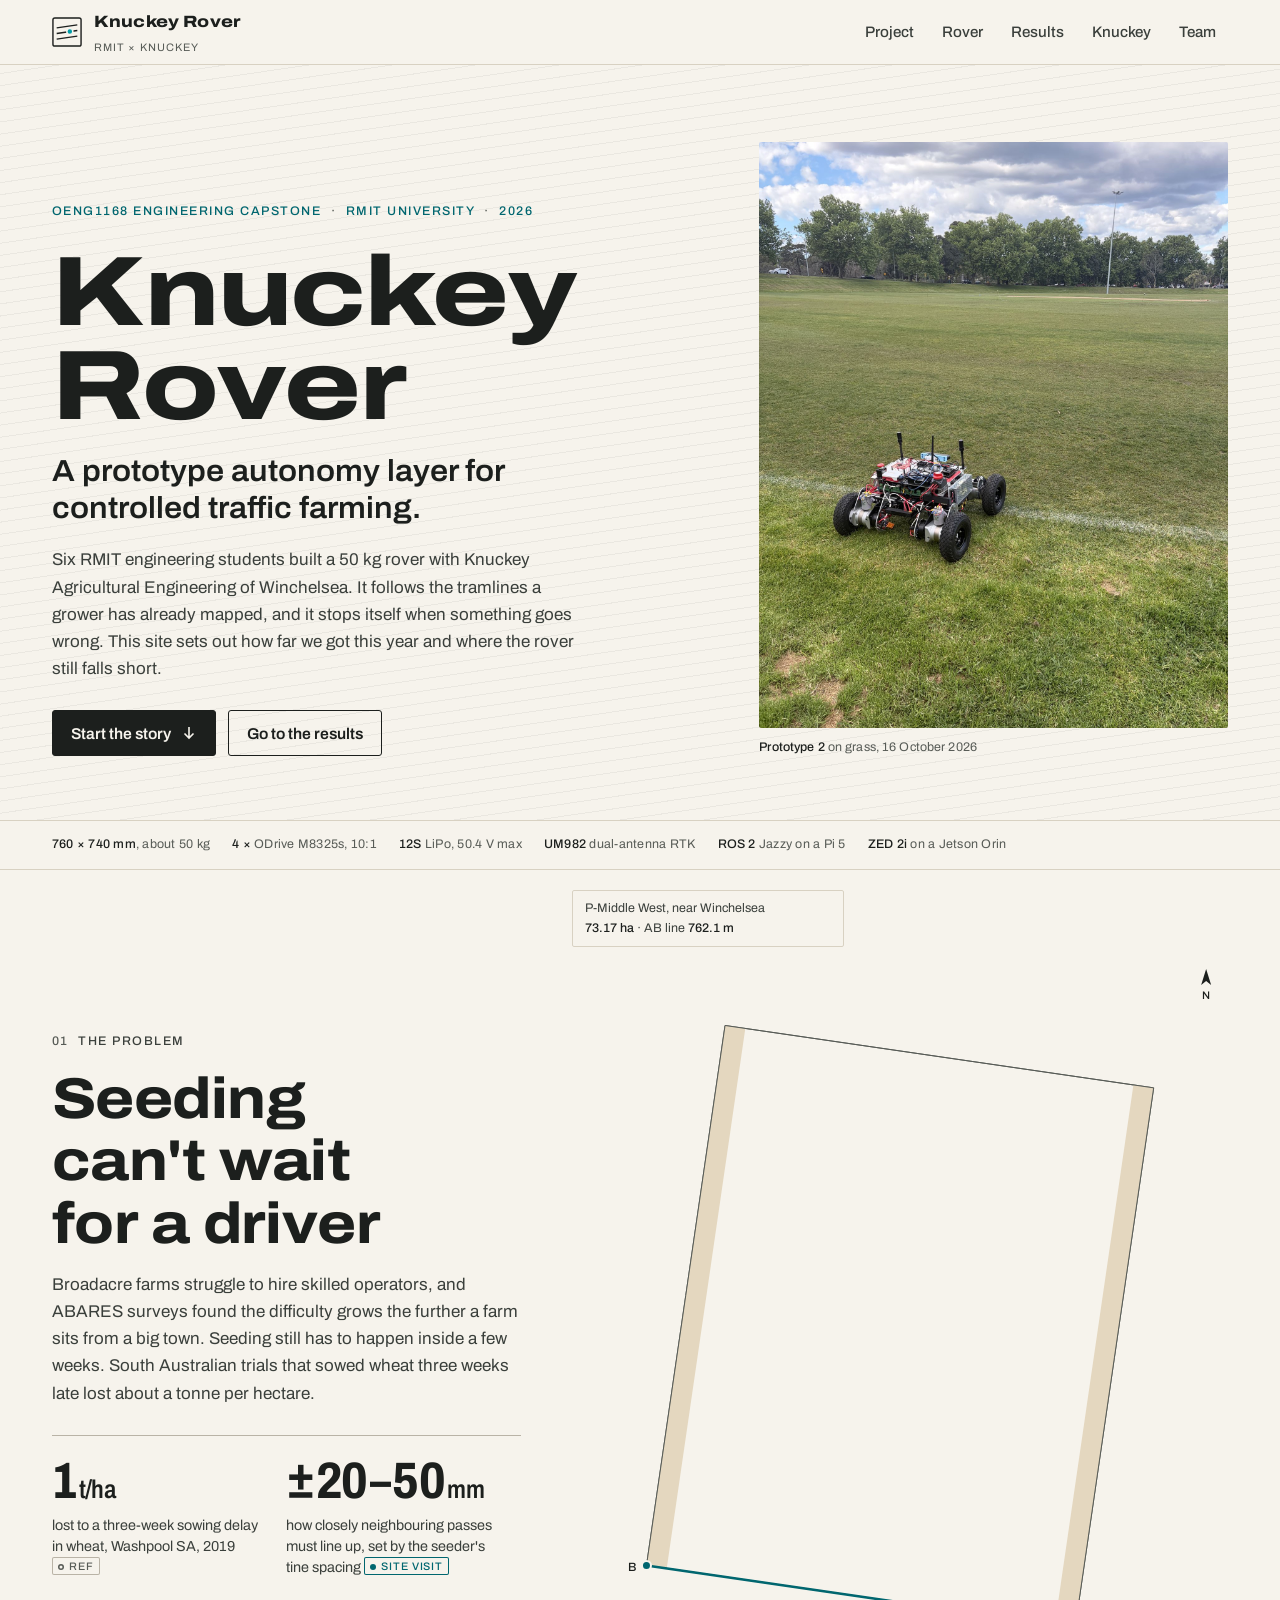
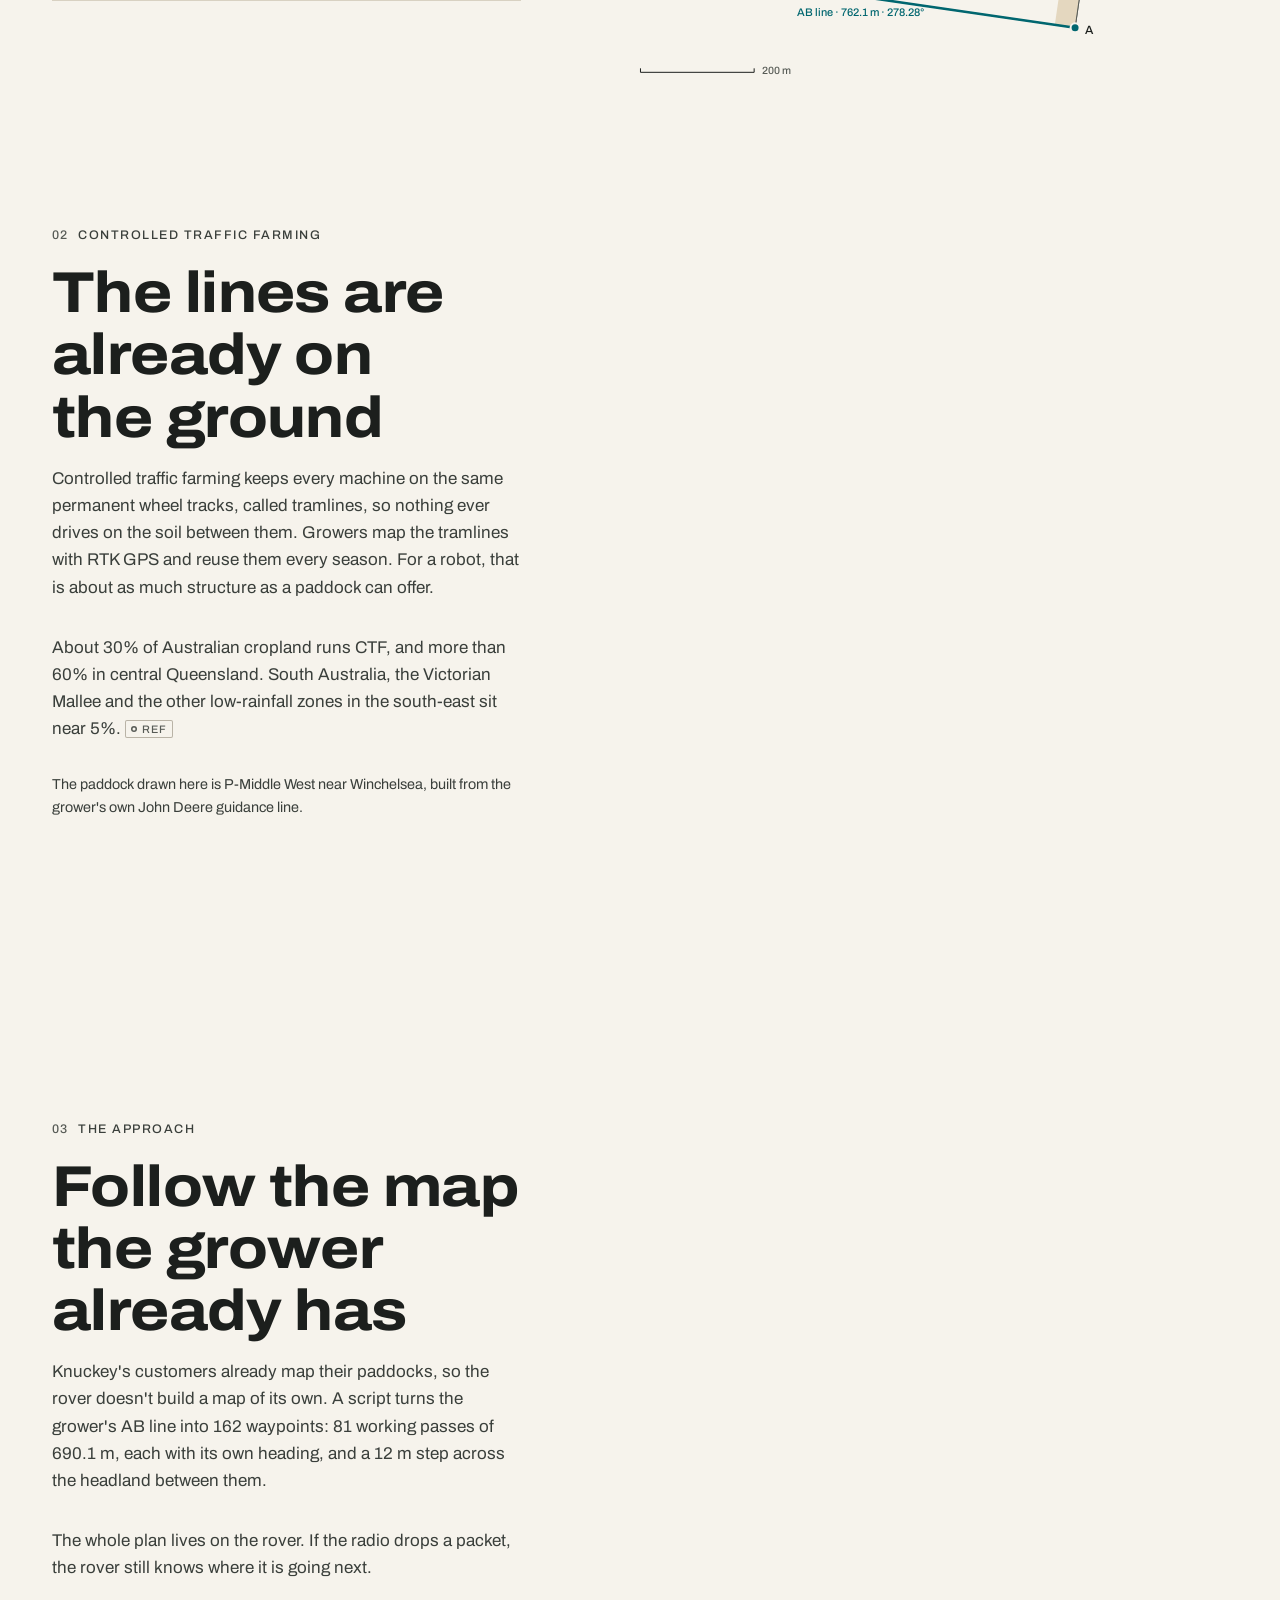
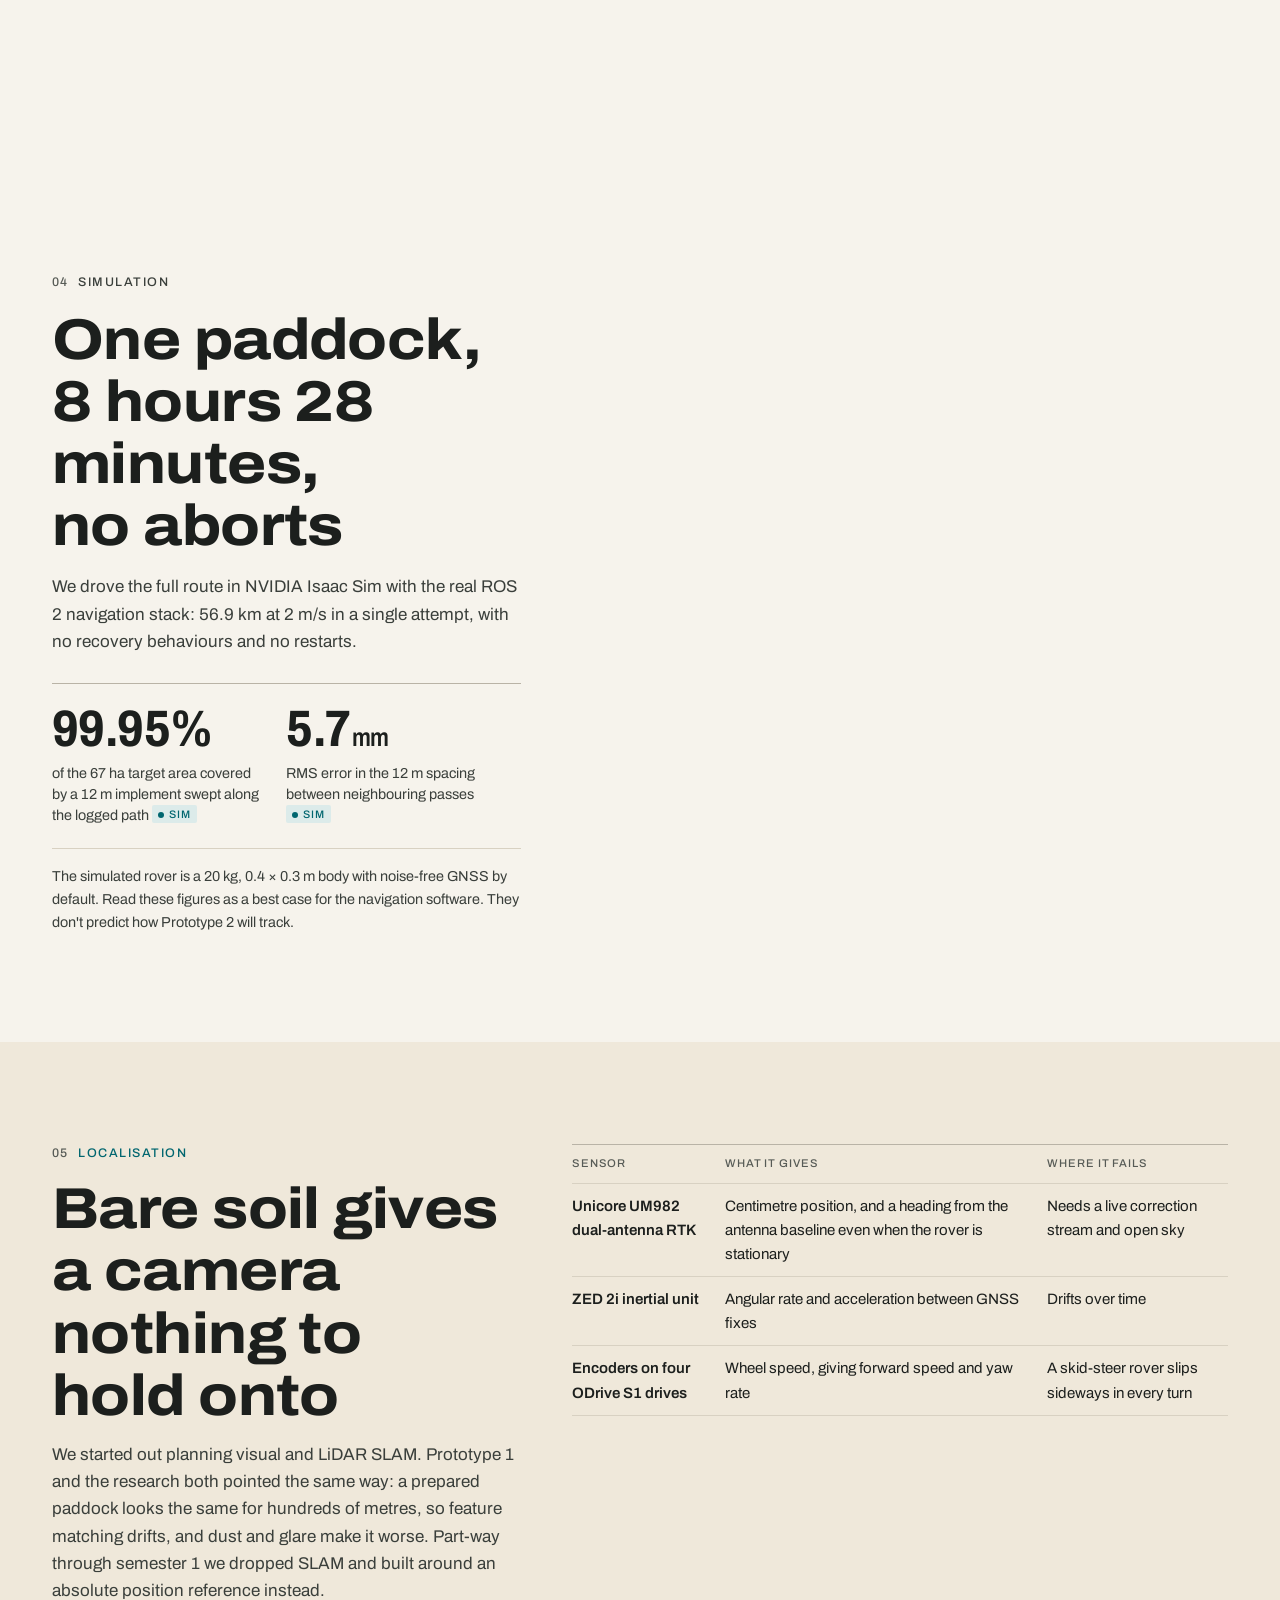
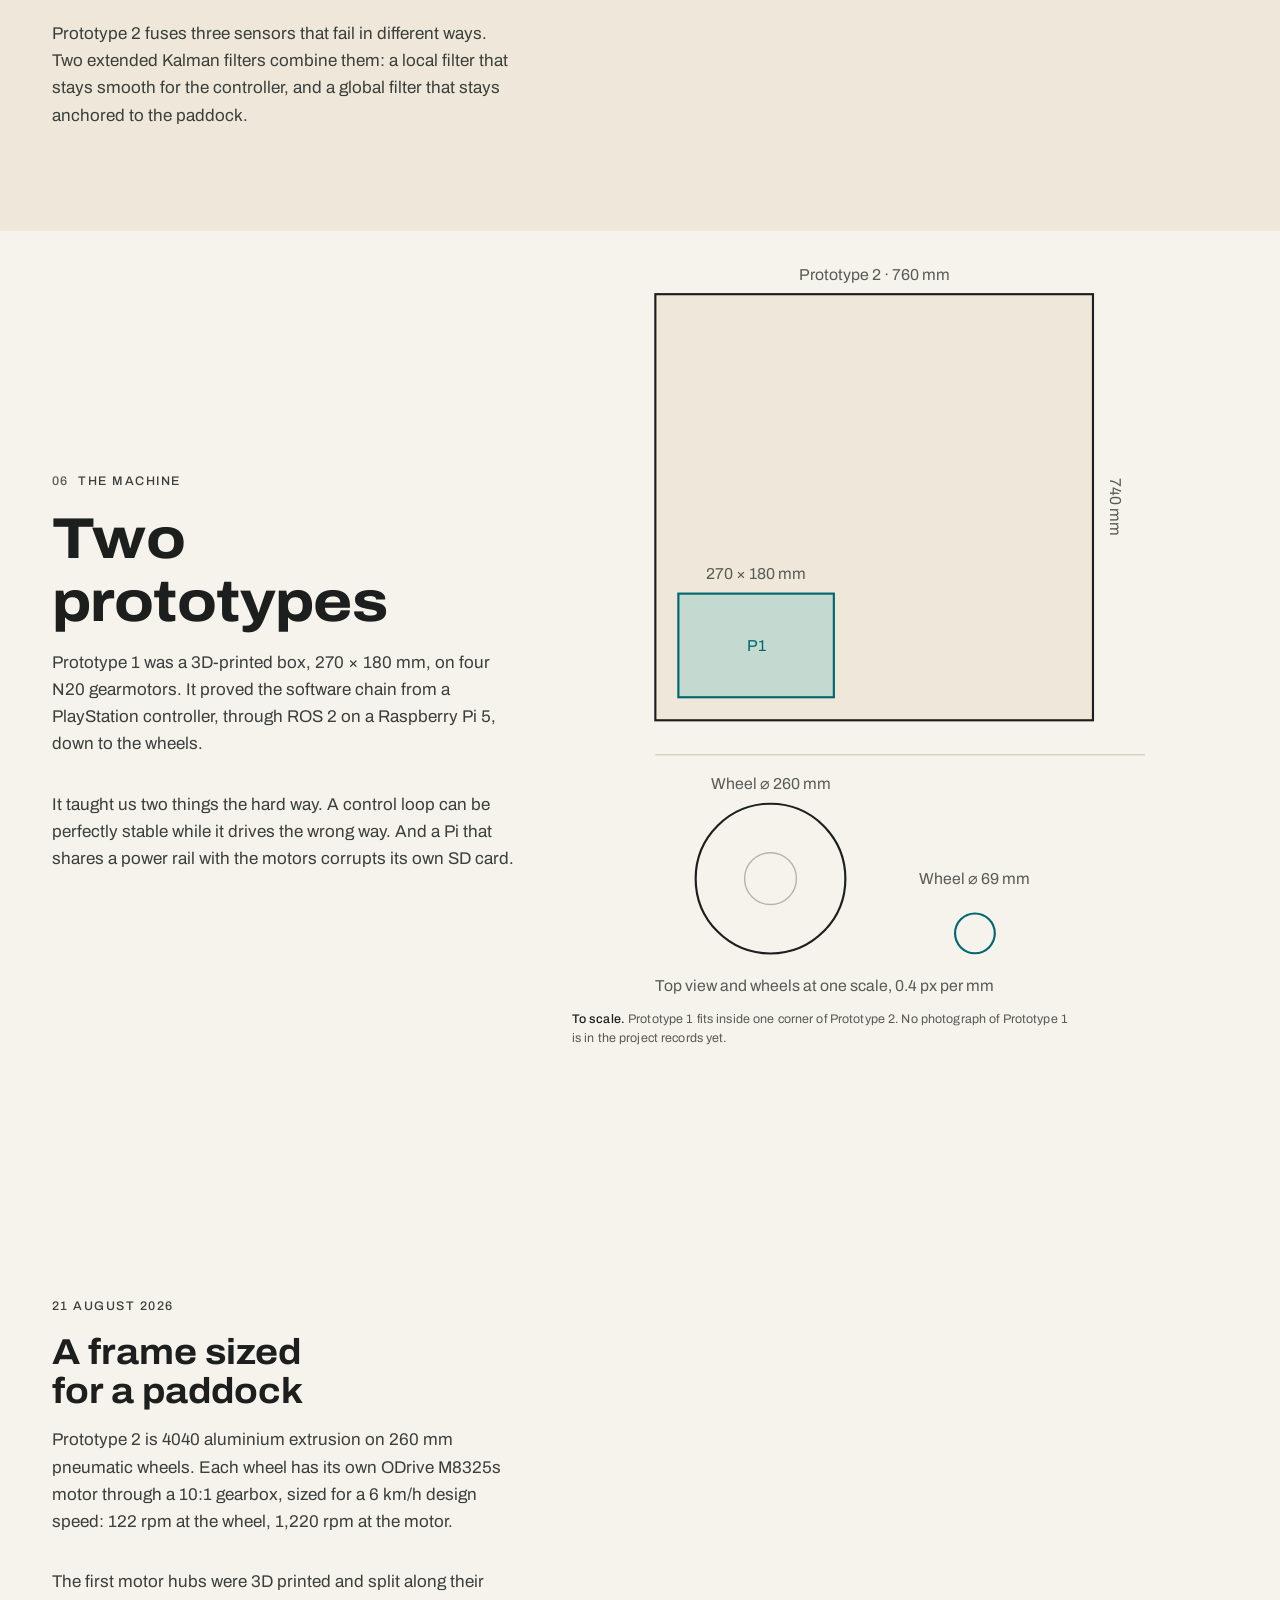
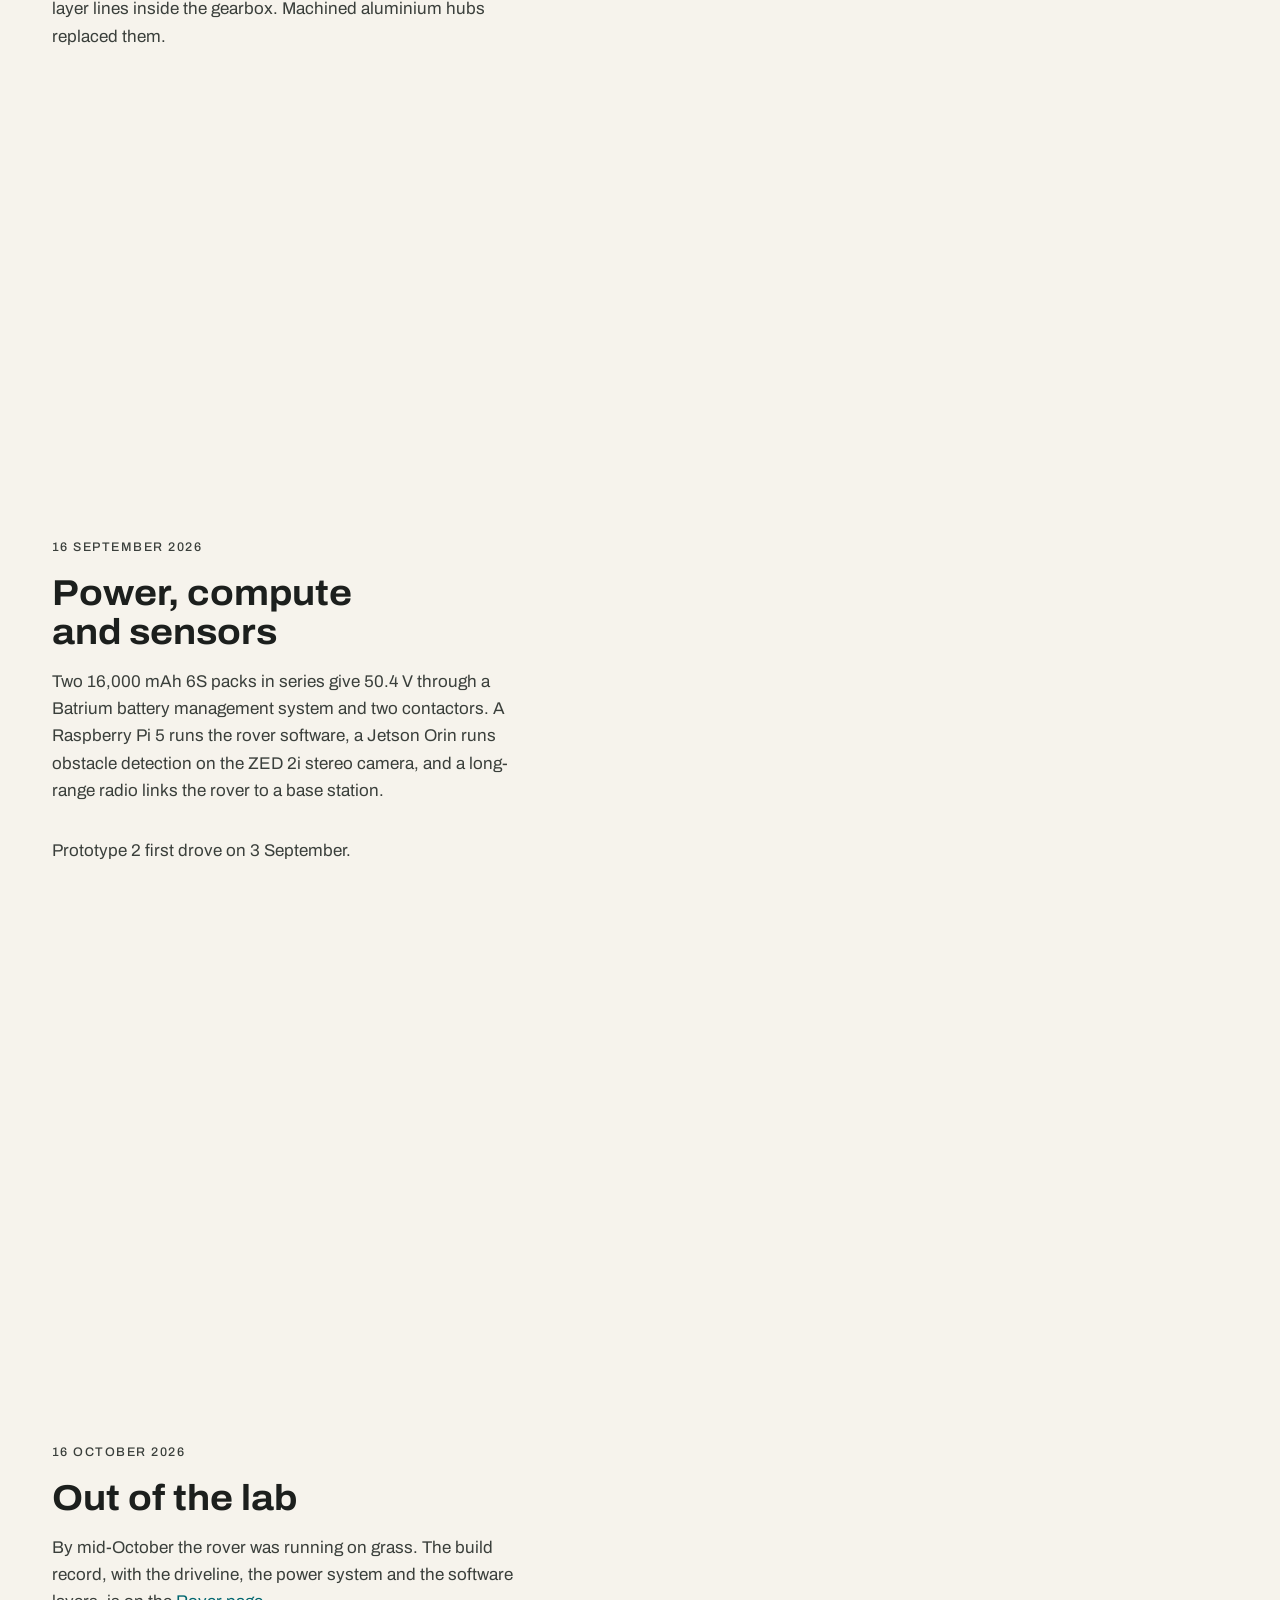
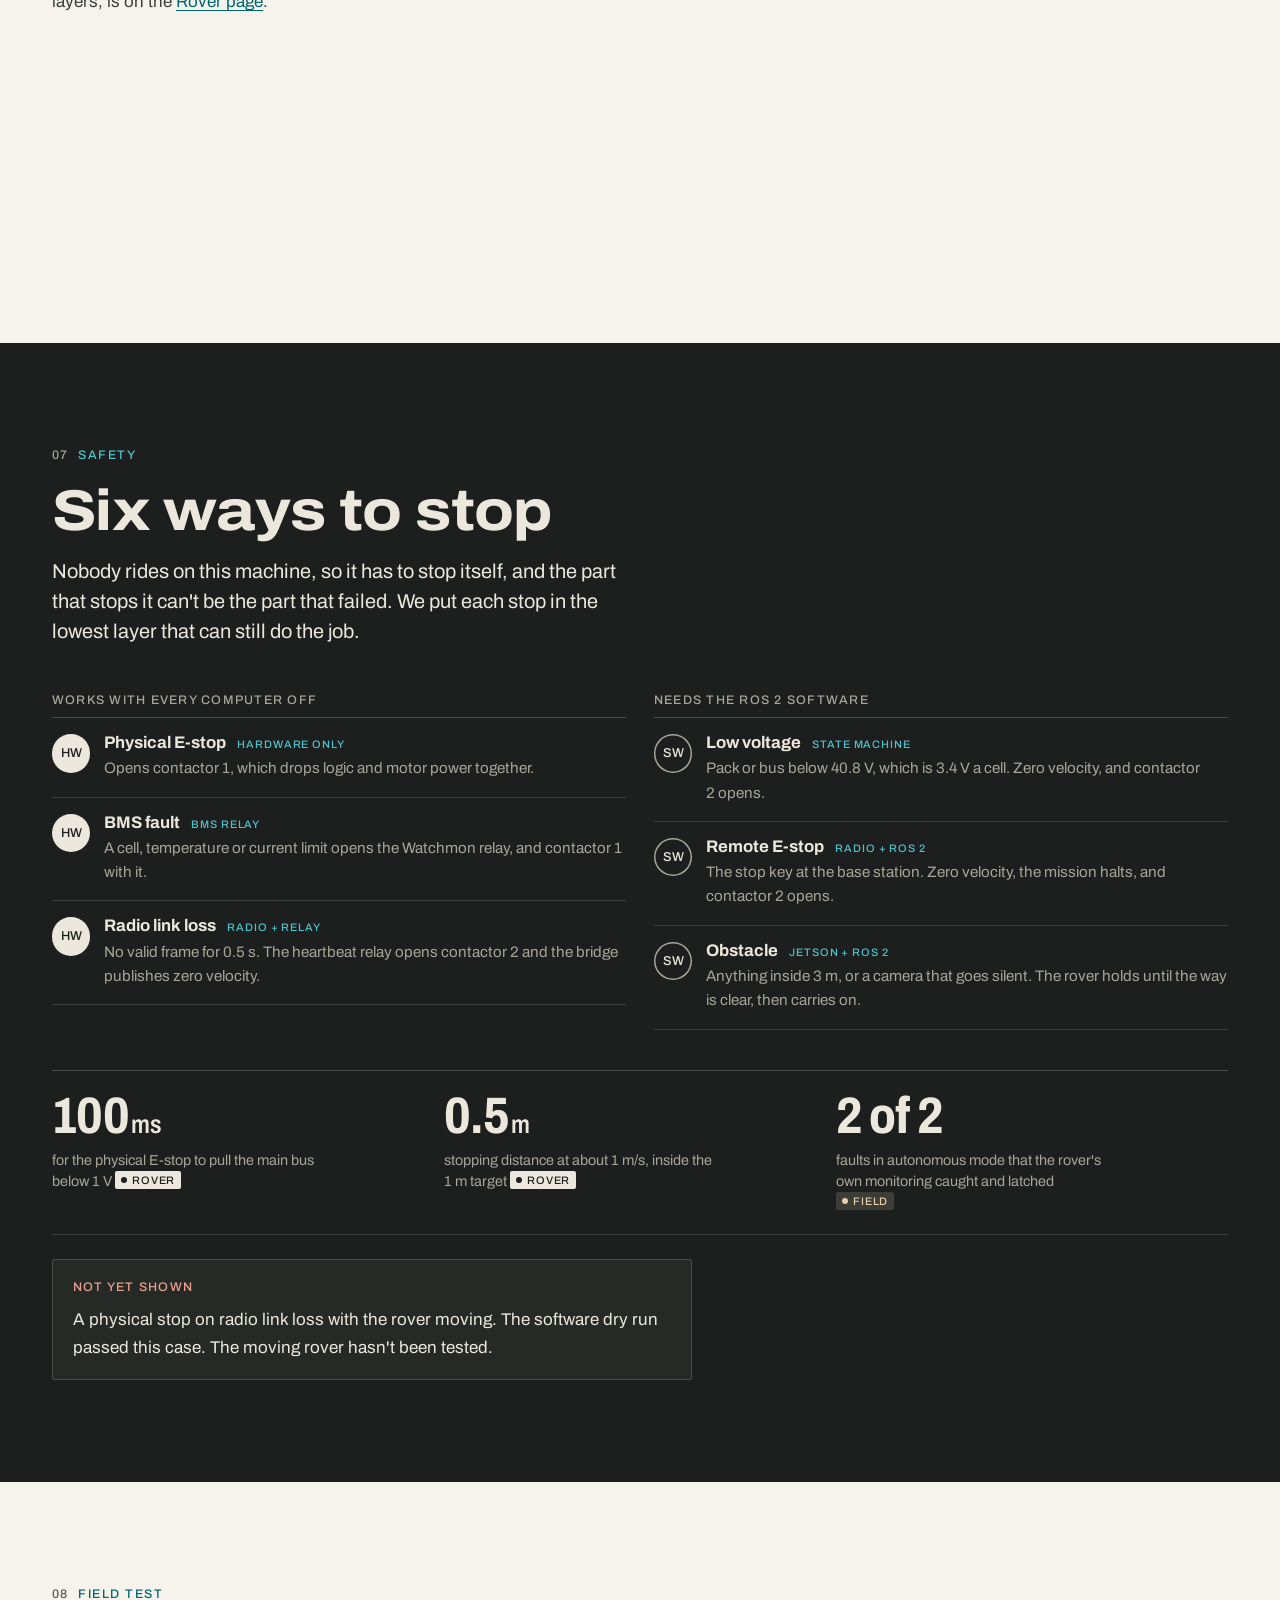
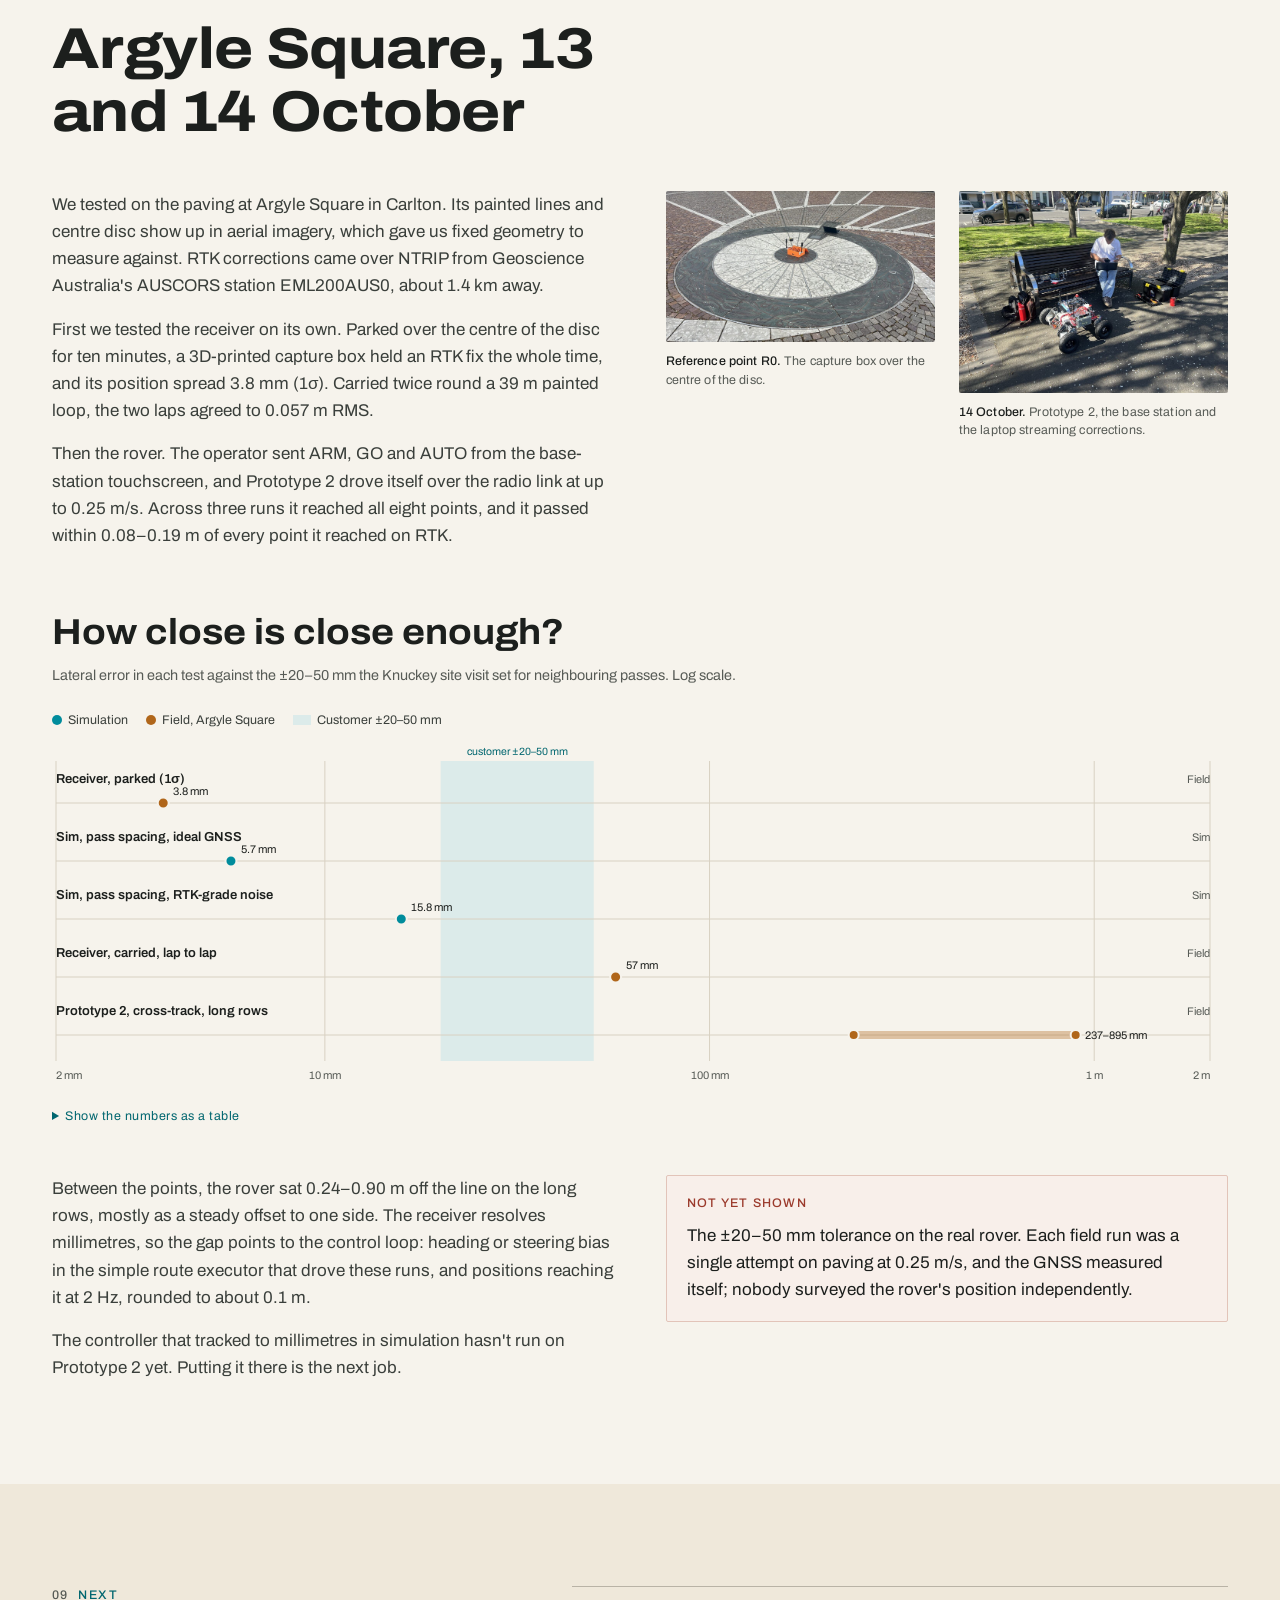
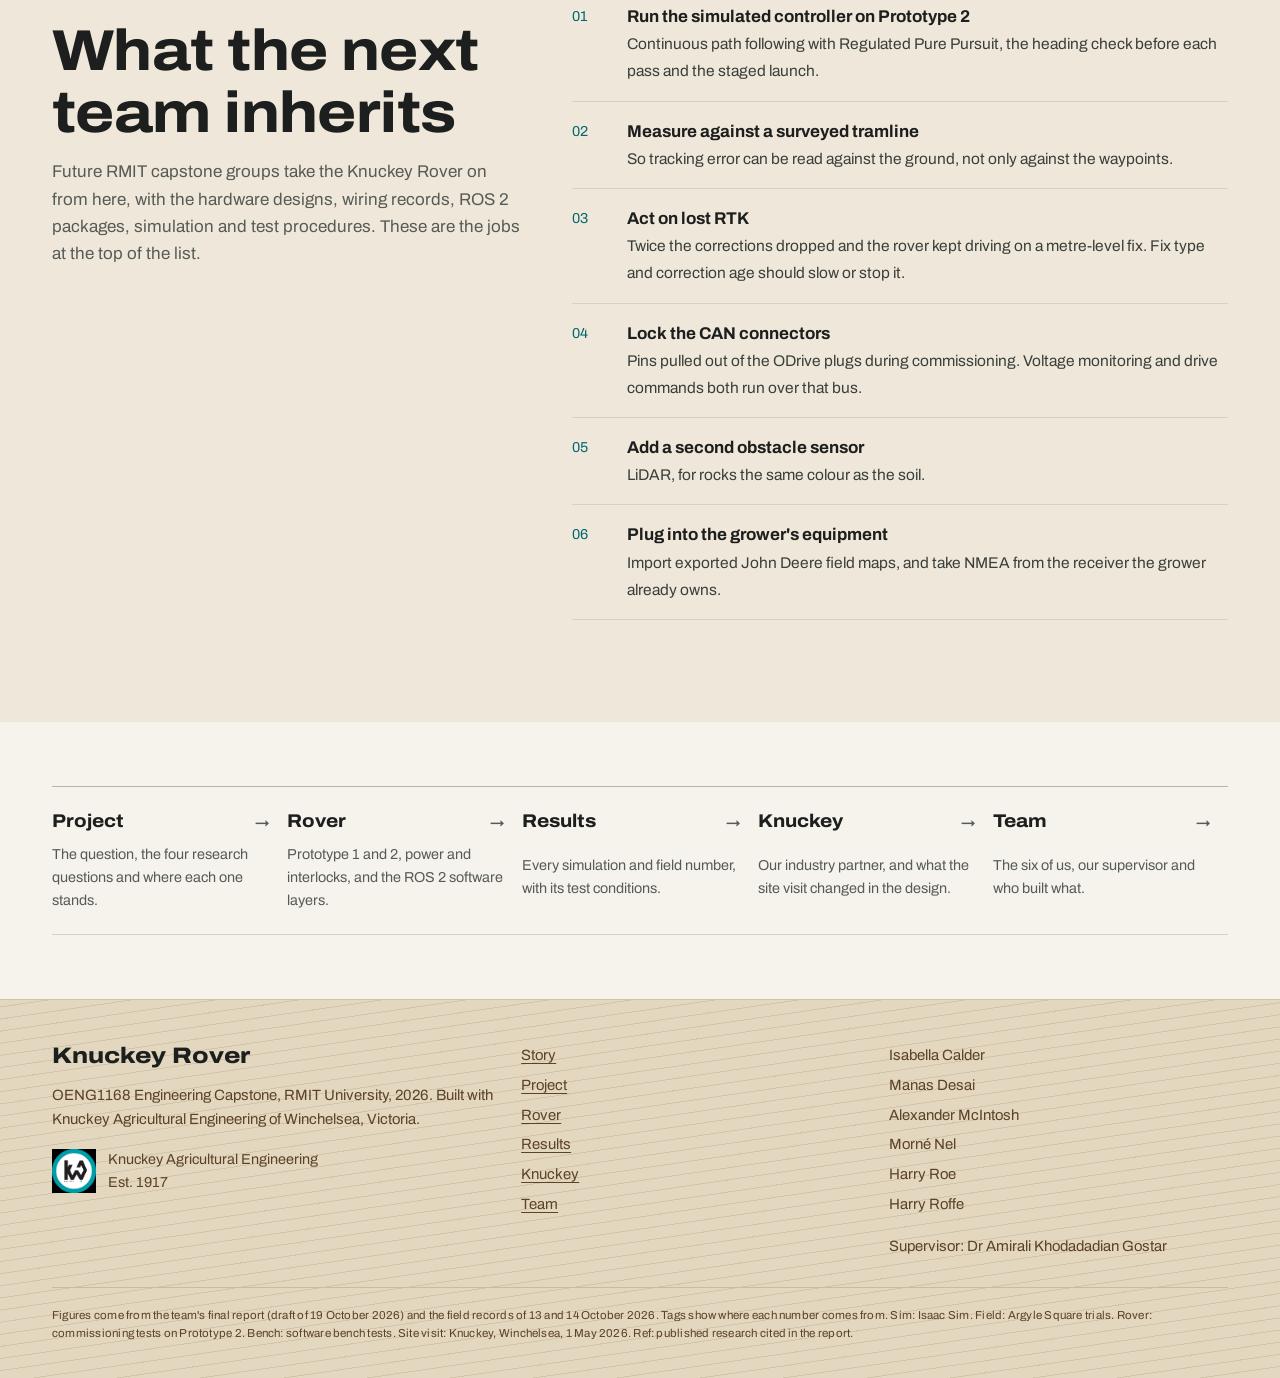
<file: index.html>
<!doctype html>
<html lang="en-AU">
<head>
<meta charset="utf-8">
<meta name="viewport" content="width=device-width, initial-scale=1, viewport-fit=cover">
<title>Knuckey Rover</title>
<meta name="claude:viewport-fit-sides" content="cover">
<meta name="description" content="An RMIT engineering capstone with Knuckey Agricultural Engineering: a prototype rover that follows pre-mapped controlled traffic farming tramlines and stops itself when something goes wrong.">
<link rel="preconnect" href="https://fonts.googleapis.com">
<link rel="preconnect" href="https://fonts.gstatic.com" crossorigin>
<link rel="stylesheet" href="https://fonts.googleapis.com/css2?family=Archivo:wdth,wght@62..125,100..900&amp;display=swap">
<link rel="stylesheet" href="assets/css/site.css">
</head>
<body>
<a class="skip" href="#main">Skip to content</a>

<header class="site-header">
  <div class="wrap">
    <a class="brand" href="index.html" aria-label="Knuckey Rover home">
      <svg class="brand-mark" viewBox="0 0 32 32" aria-hidden="true"><rect x="1" y="1" width="30" height="30" rx="2" fill="none" stroke="#1C1F1D" stroke-width="1.5"/><g stroke="#1C1F1D" stroke-width="1.4"><path d="M5 11.6 27 8.4"/><path d="M5 17.6 27 14.4"/><path d="M5 23.6 27 20.4"/></g><circle cx="19" cy="15.5" r="3.2" fill="#009CA8" stroke="#F6F3EC" stroke-width="1.6"/></svg>
      <span><span class="brand-name">Knuckey Rover</span><span class="brand-sub">RMIT × Knuckey</span></span>
    </a>
    <button class="nav-toggle" type="button" aria-expanded="false" aria-controls="site-nav">Menu</button>
    <nav class="nav" id="site-nav" aria-label="Main">
      <a href="project.html">Project</a>
      <a href="rover.html">Rover</a>
      <a href="results.html">Results</a>
      <a href="knuckey.html">Knuckey</a>
      <a href="team.html">Team</a>
    </nav>
  </div>
</header>

<main id="main">

<!-- HERO. When the drone footage arrives it replaces the photo in .hero-photo (landscape crop, muted loop). -->
<section class="hero">
  <div class="wrap">
    <div>
      <p class="eyebrow">OENG1168 Engineering Capstone <span class="n">·</span> RMIT University <span class="n">·</span> 2026</p>
      <h1 class="display mt-2"><span>Knuckey</span><span>Rover</span></h1>
      <p class="tagline">A prototype autonomy layer for controlled traffic farming.</p>
      <p class="intro">Six RMIT engineering students built a 50 kg rover with Knuckey Agricultural Engineering of Winchelsea. It follows the tramlines a grower has already mapped, and it stops itself when something goes wrong. This site sets out how far we got this year and where the rover still falls short.</p>
      <div class="cta-row">
        <a class="btn btn-solid" href="#story">Start the story <svg viewBox="0 0 16 16" aria-hidden="true"><path d="M8 2v11M3.5 8.5 8 13l4.5-4.5" fill="none" stroke="currentColor" stroke-width="1.6"/></svg></a>
        <a class="btn" href="results.html">Go to the results</a>
      </div>
    </div>
    <figure class="hero-photo">
      <img src="assets/img/p2-grass-2026-10-16.jpg" width="1500" height="2000" alt="Prototype 2, a four-wheeled aluminium rover with three antenna masts, sitting on a mown grass oval beside a painted line, with trees and cloudy sky behind." fetchpriority="high">
      <figcaption class="cap"><b>Prototype 2</b> on grass, 16 October 2026</figcaption>
    </figure>
  </div>
  <div class="factline">
    <div class="wrap">
      <ul>
        <li><b>760 × 740 mm</b>, about 50 kg</li>
        <li><b>4 ×</b> ODrive M8325s, 10:1</li>
        <li><b>12S</b> LiPo, 50.4 V max</li>
        <li><b>UM982</b> dual-antenna RTK</li>
        <li><b>ROS 2</b> Jazzy on a Pi 5</li>
        <li><b>ZED 2i</b> on a Jetson Orin</li>
      </ul>
    </div>
  </div>
</section>

<!-- CHAPTERS 01–04: the paddock -->
<section id="story" class="wrap" data-scrolly aria-label="The paddock">
  <div class="scrolly">
    <div class="scrolly-stage" aria-hidden="true">
      <div class="paddock" data-paddock>
        <div class="hud">P-Middle West, near Winchelsea<br><b>73.17 ha</b> · AB line <b>762.1 m</b></div>
        <div class="paddock-canvas"><canvas></canvas></div>
      </div>
    </div>
    <div class="scrolly-steps">
      <article class="step">
        <div class="step-card">
          <p class="eyebrow"><span class="n">01</span> The problem</p>
          <h2 class="h-section">Seeding can't wait for a driver</h2>
          <p>Broadacre farms struggle to hire skilled operators, and ABARES surveys found the difficulty grows the further a farm sits from a big town. Seeding still has to happen inside a few weeks. South Australian trials that sowed wheat three weeks late lost about a tonne per hectare.</p>
          <div class="stats mt-1">
            <div class="stat"><span class="stat-v">1<small>t/ha</small></span><span class="stat-l">lost to a three-week sowing delay in wheat, Washpool SA, 2019 <span class="src src-ref">Ref</span></span></div>
            <div class="stat"><span class="stat-v">±20–50<small>mm</small></span><span class="stat-l">how closely neighbouring passes must line up, set by the seeder's tine spacing <span class="src src-site">Site visit</span></span></div>
          </div>
        </div>
      </article>
      <article class="step">
        <div class="step-card">
          <p class="eyebrow"><span class="n">02</span> Controlled traffic farming</p>
          <h2 class="h-section">The lines are already on the ground</h2>
          <p>Controlled traffic farming keeps every machine on the same permanent wheel tracks, called tramlines, so nothing ever drives on the soil between them. Growers map the tramlines with RTK GPS and reuse them every season. For a robot, that is about as much structure as a paddock can offer.</p>
          <p>About 30% of Australian cropland runs CTF, and more than 60% in central Queensland. South Australia, the Victorian Mallee and the other low-rainfall zones in the south-east sit near 5%. <span class="src src-ref">Ref</span></p>
          <p class="small muted">The paddock drawn here is P-Middle West near Winchelsea, built from the grower's own John Deere guidance line.</p>
        </div>
      </article>
      <article class="step">
        <div class="step-card">
          <p class="eyebrow"><span class="n">03</span> The approach</p>
          <h2 class="h-section">Follow the map the grower already has</h2>
          <p>Knuckey's customers already map their paddocks, so the rover doesn't build a map of its own. A script turns the grower's AB line into 162 waypoints: 81 working passes of 690.1 m, each with its own heading, and a 12 m step across the headland between them.</p>
          <p>The whole plan lives on the rover. If the radio drops a packet, the rover still knows where it is going next.</p>
        </div>
      </article>
      <article class="step">
        <div class="step-card">
          <p class="eyebrow"><span class="n">04</span> Simulation</p>
          <h2 class="h-section">One paddock, 8 hours 28 minutes, no aborts</h2>
          <p>We drove the full route in NVIDIA Isaac Sim with the real ROS 2 navigation stack: 56.9 km at 2 m/s in a single attempt, with no recovery behaviours and no restarts.</p>
          <div class="stats mt-1">
            <div class="stat"><span class="stat-v">99.95%</span><span class="stat-l">of the 67 ha target area covered by a 12 m implement swept along the logged path <span class="src src-sim">Sim</span></span></div>
            <div class="stat"><span class="stat-v">5.7<small>mm</small></span><span class="stat-l">RMS error in the 12 m spacing between neighbouring passes <span class="src src-sim">Sim</span></span></div>
          </div>
          <p class="small muted">The simulated rover is a 20 kg, 0.4 × 0.3 m body with noise-free GNSS by default. Read these figures as a best case for the navigation software. They don't predict how Prototype 2 will track.</p>
        </div>
      </article>
    </div>
  </div>
</section>

<!-- CHAPTER 05: localisation -->
<section class="band band-paper2" aria-labelledby="ch5">
  <div class="wrap cols-2-wide">
    <div class="chapter">
      <p class="eyebrow"><span class="n">05</span> Localisation</p>
      <h2 id="ch5">Bare soil gives a camera nothing to hold onto</h2>
      <div class="prose stack">
        <p>We started out planning visual and LiDAR SLAM. Prototype 1 and the research both pointed the same way: a prepared paddock looks the same for hundreds of metres, so feature matching drifts, and dust and glare make it worse. Part-way through semester 1 we dropped SLAM and built around an absolute position reference instead.</p>
        <p>Prototype 2 fuses three sensors that fail in different ways. Two extended Kalman filters combine them: a local filter that stays smooth for the controller, and a global filter that stays anchored to the paddock.</p>
      </div>
    </div>
    <div class="table-wrap">
      <table class="data">
        <thead><tr><th scope="col">Sensor</th><th scope="col">What it gives</th><th scope="col">Where it fails</th></tr></thead>
        <tbody>
          <tr><th scope="row">Unicore UM982 dual-antenna RTK</th><td>Centimetre position, and a heading from the antenna baseline even when the rover is stationary</td><td>Needs a live correction stream and open sky</td></tr>
          <tr><th scope="row">ZED 2i inertial unit</th><td>Angular rate and acceleration between GNSS fixes</td><td>Drifts over time</td></tr>
          <tr><th scope="row">Encoders on four ODrive S1 drives</th><td>Wheel speed, giving forward speed and yaw rate</td><td>A skid-steer rover slips sideways in every turn</td></tr>
        </tbody>
      </table>
    </div>
  </div>
</section>

<!-- CHAPTER 06: the machine -->
<section class="wrap" data-scrolly aria-label="The machine">
  <div class="scrolly">
    <div class="scrolly-stage">
      <div class="photo-stage">
        <figure class="shot on" data-shot="p1" aria-hidden="false">
          <svg viewBox="0 0 420 520" role="img" aria-label="Top view drawn to scale: Prototype 2's 760 by 740 millimetre frame with Prototype 1's 270 by 180 millimetre body inside one corner, and below them a 260 millimetre wheel beside a 69 millimetre wheel.">
            <g font-family="Archivo, Helvetica Neue, Arial, sans-serif" font-size="11" fill="#575B56">
              <rect x="40" y="30" width="304" height="296" fill="#EFE8DA" stroke="#1C1F1D" stroke-width="1.5"/>
              <text x="192" y="20" text-anchor="middle">Prototype 2 · 760 mm</text>
              <text x="356" y="178" transform="rotate(90 356 178)" text-anchor="middle">740 mm</text>
              <rect x="56" y="238" width="108" height="72" fill="#009CA8" fill-opacity="0.18" stroke="#00666F" stroke-width="1.5"/>
              <text x="110" y="278" text-anchor="middle" fill="#00666F">P1</text>
              <text x="110" y="228" text-anchor="middle">270 × 180 mm</text>
              <line x1="40" x2="380" y1="350" y2="350" stroke="#D8D1C2"/>
              <text x="120" y="374" text-anchor="middle">Wheel ⌀ 260 mm</text>
              <circle cx="120" cy="436" r="52" fill="none" stroke="#1C1F1D" stroke-width="1.5"/>
              <circle cx="120" cy="436" r="18" fill="none" stroke="#B9B3A6"/>
              <text x="262" y="440" text-anchor="middle">Wheel ⌀ 69 mm</text>
              <circle cx="262" cy="474" r="13.8" fill="none" stroke="#00666F" stroke-width="1.5"/>
              <text x="40" y="514">Top view and wheels at one scale, 0.4 px per mm</text>
            </g>
          </svg>
          <figcaption class="cap"><b>To scale.</b> Prototype 1 fits inside one corner of Prototype 2. No photograph of Prototype 1 is in the project records yet.</figcaption>
        </figure>
        <figure class="shot" data-shot="chassis" aria-hidden="true">
          <img src="assets/img/p2-chassis-2026-08-21.jpg" width="1200" height="1600" loading="lazy" alt="The bare Prototype 2 chassis on a workbench: aluminium extrusion frame, four pneumatic wheels, motor and gearbox units at each wheel, and a perforated top plate.">
          <figcaption class="cap"><b>21 August 2026.</b> Frame, wheels and driveline before the electronics went in.</figcaption>
        </figure>
        <figure class="shot" data-shot="sensors" aria-hidden="true">
          <img src="assets/img/p2-sensors-2026-09-16.jpg" width="1200" height="1600" loading="lazy" alt="Prototype 2 on the lab floor with its electronics fitted: two GNSS antenna masts, a stereo camera on top, red emergency-stop buttons and bundles of red and black wiring.">
          <figcaption class="cap"><b>16 September 2026.</b> Antennas, stereo camera, E-stops and wiring fitted.</figcaption>
        </figure>
        <figure class="shot" data-shot="grass" aria-hidden="true">
          <video muted loop playsinline preload="none" poster="assets/video/p2-grass-2026-10-16-poster.jpg" aria-label="Prototype 2 driving across a grass slope with a team member walking beside it.">
            <source src="assets/video/p2-grass-2026-10-16.mp4" type="video/mp4">
          </video>
          <figcaption class="cap"><b>16 October 2026.</b> Prototype 2 on grass.</figcaption>
        </figure>
      </div>
    </div>
    <div class="scrolly-steps">
      <article class="step" data-shot="p1">
        <div class="step-card">
          <p class="eyebrow"><span class="n">06</span> The machine</p>
          <h2 class="h-section">Two prototypes</h2>
          <p>Prototype 1 was a 3D-printed box, 270 × 180 mm, on four N20 gearmotors. It proved the software chain from a PlayStation controller, through ROS 2 on a Raspberry Pi 5, down to the wheels.</p>
          <p>It taught us two things the hard way. A control loop can be perfectly stable while it drives the wrong way. And a Pi that shares a power rail with the motors corrupts its own SD card.</p>
        </div>
      </article>
      <article class="step" data-shot="chassis">
        <div class="step-card">
          <p class="eyebrow">21 August 2026</p>
          <h3 class="h-sub">A frame sized for a paddock</h3>
          <p>Prototype 2 is 4040 aluminium extrusion on 260 mm pneumatic wheels. Each wheel has its own ODrive M8325s motor through a 10:1 gearbox, sized for a 6 km/h design speed: 122 rpm at the wheel, 1,220 rpm at the motor.</p>
          <p>The first motor hubs were 3D printed and split along their layer lines inside the gearbox. Machined aluminium hubs replaced them.</p>
        </div>
      </article>
      <article class="step" data-shot="sensors">
        <div class="step-card">
          <p class="eyebrow">16 September 2026</p>
          <h3 class="h-sub">Power, compute and sensors</h3>
          <p>Two 16,000 mAh 6S packs in series give 50.4 V through a Batrium battery management system and two contactors. A Raspberry Pi 5 runs the rover software, a Jetson Orin runs obstacle detection on the ZED 2i stereo camera, and a long-range radio links the rover to a base station.</p>
          <p>Prototype 2 first drove on 3 September.</p>
        </div>
      </article>
      <article class="step" data-shot="grass">
        <div class="step-card">
          <p class="eyebrow">16 October 2026</p>
          <h3 class="h-sub">Out of the lab</h3>
          <p>By mid-October the rover was running on grass. The build record, with the driveline, the power system and the software layers, is on the <a href="rover.html">Rover page</a>.</p>
        </div>
      </article>
    </div>
  </div>
</section>

<!-- CHAPTER 07: safety -->
<section class="band band-night" aria-labelledby="ch7">
  <div class="wrap">
    <div class="section-head">
      <p class="eyebrow"><span class="n">07</span> Safety</p>
      <h2 id="ch7" class="h-section">Six ways to stop</h2>
      <p class="lede">Nobody rides on this machine, so it has to stop itself, and the part that stops it can't be the part that failed. We put each stop in the lowest layer that can still do the job.</p>
    </div>
    <div class="layers">
      <div class="layer-group">
        <h3>Works with every computer off</h3>
        <div class="layer layer-hw"><span class="layer-i" aria-hidden="true">HW</span><h4>Physical E-stop <span class="dep">Hardware only</span></h4><p>Opens contactor 1, which drops logic and motor power together.</p></div>
        <div class="layer layer-hw"><span class="layer-i" aria-hidden="true">HW</span><h4>BMS fault <span class="dep">BMS relay</span></h4><p>A cell, temperature or current limit opens the Watchmon relay, and contactor 1 with it.</p></div>
        <div class="layer layer-hw"><span class="layer-i" aria-hidden="true">HW</span><h4>Radio link loss <span class="dep">Radio + relay</span></h4><p>No valid frame for 0.5 s. The heartbeat relay opens contactor 2 and the bridge publishes zero velocity.</p></div>
      </div>
      <div class="layer-group">
        <h3>Needs the ROS 2 software</h3>
        <div class="layer layer-sw"><span class="layer-i" aria-hidden="true">SW</span><h4>Low voltage <span class="dep">State machine</span></h4><p>Pack or bus below 40.8 V, which is 3.4 V a cell. Zero velocity, and contactor 2 opens.</p></div>
        <div class="layer layer-sw"><span class="layer-i" aria-hidden="true">SW</span><h4>Remote E-stop <span class="dep">Radio + ROS 2</span></h4><p>The stop key at the base station. Zero velocity, the mission halts, and contactor 2 opens.</p></div>
        <div class="layer layer-sw"><span class="layer-i" aria-hidden="true">SW</span><h4>Obstacle <span class="dep">Jetson + ROS 2</span></h4><p>Anything inside 3 m, or a camera that goes silent. The rover holds until the way is clear, then carries on.</p></div>
      </div>
    </div>
    <div class="stats mt-3">
      <div class="stat"><span class="stat-v">100<small>ms</small></span><span class="stat-l">for the physical E-stop to pull the main bus below 1 V <span class="src src-rover">Rover</span></span></div>
      <div class="stat"><span class="stat-v">0.5<small>m</small></span><span class="stat-l">stopping distance at about 1 m/s, inside the 1 m target <span class="src src-rover">Rover</span></span></div>
      <div class="stat"><span class="stat-v">2 of 2</span><span class="stat-l">faults in autonomous mode that the rover's own monitoring caught and latched <span class="src src-field">Field</span></span></div>
    </div>
    <div class="note mt-2">
      <span class="note-label">Not yet shown</span>
      <p>A physical stop on radio link loss with the rover moving. The software dry run passed this case. The moving rover hasn't been tested.</p>
    </div>
  </div>
</section>

<!-- CHAPTER 08: field -->
<section class="band" aria-labelledby="ch8">
  <div class="wrap">
    <div class="section-head">
      <p class="eyebrow"><span class="n">08</span> Field test</p>
      <h2 id="ch8" class="h-section">Argyle Square, 13 and 14 October</h2>
    </div>
    <div class="cols-2">
      <div class="prose stack">
        <p>We tested on the paving at Argyle Square in Carlton. Its painted lines and centre disc show up in aerial imagery, which gave us fixed geometry to measure against. RTK corrections came over NTRIP from Geoscience Australia's AUSCORS station EML200AUS0, about 1.4 km away.</p>
        <p>First we tested the receiver on its own. Parked over the centre of the disc for ten minutes, a 3D-printed capture box held an RTK fix the whole time, and its position spread 3.8 mm (1σ). Carried twice round a 39 m painted loop, the two laps agreed to 0.057 m RMS.</p>
        <p>Then the rover. The operator sent ARM, GO and AUTO from the base-station touchscreen, and Prototype 2 drove itself over the radio link at up to 0.25 m/s. Across three runs it reached all eight points, and it passed within 0.08–0.19 m of every point it reached on RTK.</p>
      </div>
      <div class="grid-auto">
        <figure class="fig">
          <img src="assets/img/capture-box-r0.jpg" width="1400" height="788" loading="lazy" alt="An orange 3D-printed box with two antennas sitting on the dark centre dot of a large painted disc in a paved square.">
          <figcaption class="cap"><b>Reference point R0.</b> The capture box over the centre of the disc.</figcaption>
        </figure>
        <figure class="fig">
          <img src="assets/img/field-setup-2026-10-14.jpg" width="1400" height="1050" loading="lazy" alt="A team member on a park bench with a laptop and the base station, Prototype 2 parked on the path in front, with toolboxes and a fire extinguisher beside the bench.">
          <figcaption class="cap"><b>14 October.</b> Prototype 2, the base station and the laptop streaming corrections.</figcaption>
        </figure>
      </div>
    </div>

    <div class="mt-4">
      <h3 class="h-sub">How close is close enough?</h3>
      <p class="muted small mt-1">Lateral error in each test against the ±20–50 mm the Knuckey site visit set for neighbouring passes. Log scale.</p>
      <div class="legend mt-2" aria-hidden="true"><span><i style="background:var(--c-sim)"></i>Simulation</span><span><i style="background:var(--c-field)"></i>Field, Argyle Square</span><span><i class="band-key"></i>Customer ±20–50 mm</span></div>
      <div class="chart" id="gap-chart"></div>
      <details class="table-twin">
        <summary>Show the numbers as a table</summary>
        <div class="table-wrap">
          <table class="data">
            <thead><tr><th scope="col">Test</th><th scope="col">Measure</th><th scope="col" class="n">Value</th><th scope="col">Source</th></tr></thead>
            <tbody>
              <tr><th scope="row">Receiver parked on R0, 10 min</th><td>Position spread, 1σ east (north 3.7 mm)</td><td class="n">3.8 mm</td><td>Field, 13 Oct</td></tr>
              <tr><th scope="row">Simulated full paddock, noise-free GNSS</th><td>Neighbouring-pass spacing error, RMS</td><td class="n">5.7 mm</td><td>Simulation</td></tr>
              <tr><th scope="row">Simulated 17 passes, RTK-grade noise</th><td>Neighbouring-pass spacing error, RMS</td><td class="n">15.8 mm</td><td>Simulation</td></tr>
              <tr><th scope="row">Receiver carried round a 39 m loop</th><td>Lap-to-lap offset, RMS</td><td class="n">57 mm</td><td>Field, 13 Oct</td></tr>
              <tr><th scope="row">Prototype 2, three long rows</th><td>Cross-track error, RMSE on RTK samples</td><td class="n">237–895 mm</td><td>Field, 14 Oct</td></tr>
            </tbody>
          </table>
        </div>
      </details>
    </div>

    <div class="cols-2 mt-3">
      <div class="prose stack">
        <p>Between the points, the rover sat 0.24–0.90 m off the line on the long rows, mostly as a steady offset to one side. The receiver resolves millimetres, so the gap points to the control loop: heading or steering bias in the simple route executor that drove these runs, and positions reaching it at 2 Hz, rounded to about 0.1 m.</p>
        <p>The controller that tracked to millimetres in simulation hasn't run on Prototype 2 yet. Putting it there is the next job.</p>
      </div>
      <div class="note is-gap">
        <span class="note-label">Not yet shown</span>
        <p>The ±20–50 mm tolerance on the real rover. Each field run was a single attempt on paving at 0.25 m/s, and the GNSS measured itself; nobody surveyed the rover's position independently.</p>
      </div>
    </div>
  </div>
</section>

<!-- CHAPTER 09: next -->
<section class="band band-paper2" aria-labelledby="ch9">
  <div class="wrap cols-2-wide">
    <div class="chapter">
      <p class="eyebrow"><span class="n">09</span> Next</p>
      <h2 id="ch9">What the next team inherits</h2>
      <p class="prose muted">Future RMIT capstone groups take the Knuckey Rover on from here, with the hardware designs, wiring records, ROS 2 packages, simulation and test procedures. These are the jobs at the top of the list.</p>
    </div>
    <ol class="next-list">
      <li><div><b>Run the simulated controller on Prototype 2</b><span>Continuous path following with Regulated Pure Pursuit, the heading check before each pass and the staged launch.</span></div></li>
      <li><div><b>Measure against a surveyed tramline</b><span>So tracking error can be read against the ground, not only against the waypoints.</span></div></li>
      <li><div><b>Act on lost RTK</b><span>Twice the corrections dropped and the rover kept driving on a metre-level fix. Fix type and correction age should slow or stop it.</span></div></li>
      <li><div><b>Lock the CAN connectors</b><span>Pins pulled out of the ODrive plugs during commissioning. Voltage monitoring and drive commands both run over that bus.</span></div></li>
      <li><div><b>Add a second obstacle sensor</b><span>LiDAR, for rocks the same colour as the soil.</span></div></li>
      <li><div><b>Plug into the grower's equipment</b><span>Import exported John Deere field maps, and take NMEA from the receiver the grower already owns.</span></div></li>
    </ol>
  </div>
</section>

<section class="band-tight" aria-label="More pages">
  <div class="wrap">
    <div class="pagelinks">
      <a class="pagelink" href="project.html"><b>Project <span aria-hidden="true">→</span></b><span>The question, the four research questions and where each one stands.</span></a>
      <a class="pagelink" href="rover.html"><b>Rover <span aria-hidden="true">→</span></b><span>Prototype 1 and 2, power and interlocks, and the ROS 2 software layers.</span></a>
      <a class="pagelink" href="results.html"><b>Results <span aria-hidden="true">→</span></b><span>Every simulation and field number, with its test conditions.</span></a>
      <a class="pagelink" href="knuckey.html"><b>Knuckey <span aria-hidden="true">→</span></b><span>Our industry partner, and what the site visit changed in the design.</span></a>
      <a class="pagelink" href="team.html"><b>Team <span aria-hidden="true">→</span></b><span>The six of us, our supervisor and who built what.</span></a>
    </div>
  </div>
</section>

</main>

<footer class="soilband">
  <div class="wrap">
    <div class="stack">
      <h2>Knuckey Rover</h2>
      <p>OENG1168 Engineering Capstone, RMIT University, 2026. Built with Knuckey Agricultural Engineering of Winchelsea, Victoria.</p>
      <div class="partner"><img src="assets/fig/knuckey-logo.png" width="44" height="44" alt="Knuckey Agricultural Engineering logo"><span class="small">Knuckey Agricultural Engineering<br>Est. 1917</span></div>
    </div>
    <div>
      <ul>
        <li><a href="index.html">Story</a></li>
        <li><a href="project.html">Project</a></li>
        <li><a href="rover.html">Rover</a></li>
        <li><a href="results.html">Results</a></li>
        <li><a href="knuckey.html">Knuckey</a></li>
        <li><a href="team.html">Team</a></li>
      </ul>
    </div>
    <div>
      <ul>
        <li>Isabella Calder</li><li>Manas Desai</li><li>Alexander McIntosh</li><li>Morné Nel</li><li>Harry Roe</li><li>Harry Roffe</li>
        <li class="mt-1">Supervisor: Dr Amirali Khodadadian Gostar</li>
      </ul>
    </div>
    <p class="fine">Figures come from the team's final report (draft of 19 October 2026) and the field records of 13 and 14 October 2026. Tags show where each number comes from. Sim: Isaac Sim. Field: Argyle Square trials. Rover: commissioning tests on Prototype 2. Bench: software bench tests. Site visit: Knuckey, Winchelsea, 1 May 2026. Ref: published research cited in the report.</p>
  </div>
</footer>

<script src="assets/js/site.js"></script>
<script src="assets/js/paddock.js"></script>
<script>
  KR.logRows(document.getElementById('gap-chart'), {
    aria: 'Dot chart on a log scale from 2 millimetres to 2 metres. Customer band 20 to 50 millimetres. Receiver parked 3.8 millimetres; simulated pass spacing 5.7 millimetres with ideal GNSS and 15.8 with RTK-grade noise; receiver lap to lap 57 millimetres; Prototype 2 cross-track 237 to 895 millimetres.',
    domain: [0.002, 2], ticks: [0.002, 0.01, 0.1, 1, 2], band: [0.02, 0.05],
    bandLabel: 'customer ±20–50 mm', bandLabelShort: '±20–50 mm',
    rows: [
      { label: 'Receiver, parked (1σ)', tag: 'Field', series: 'field', points: [{ v: 0.0038, series: 'field', note: '10 min on R0, RTK fixed throughout' }] },
      { label: 'Sim, pass spacing, ideal GNSS', tag: 'Sim', series: 'sim', points: [{ v: 0.0057, series: 'sim', note: '81 passes, 51,944 stations, RMS' }] },
      { label: 'Sim, pass spacing, RTK-grade noise', tag: 'Sim', series: 'sim', points: [{ v: 0.0158, series: 'sim', note: '17 passes, RMS; max 57.8 mm' }] },
      { label: 'Receiver, carried, lap to lap', tag: 'Field', series: 'field', points: [{ v: 0.057, series: 'field', note: '39 m loop, 756 stations, RMS' }] },
      { label: 'Prototype 2, cross-track, long rows', tag: 'Field', series: 'field', range: [0.237, 0.895], note: 'RMSE on RTK samples, 0.25 m/s' }
    ]
  });
</script>
</body>
</html>
</file>
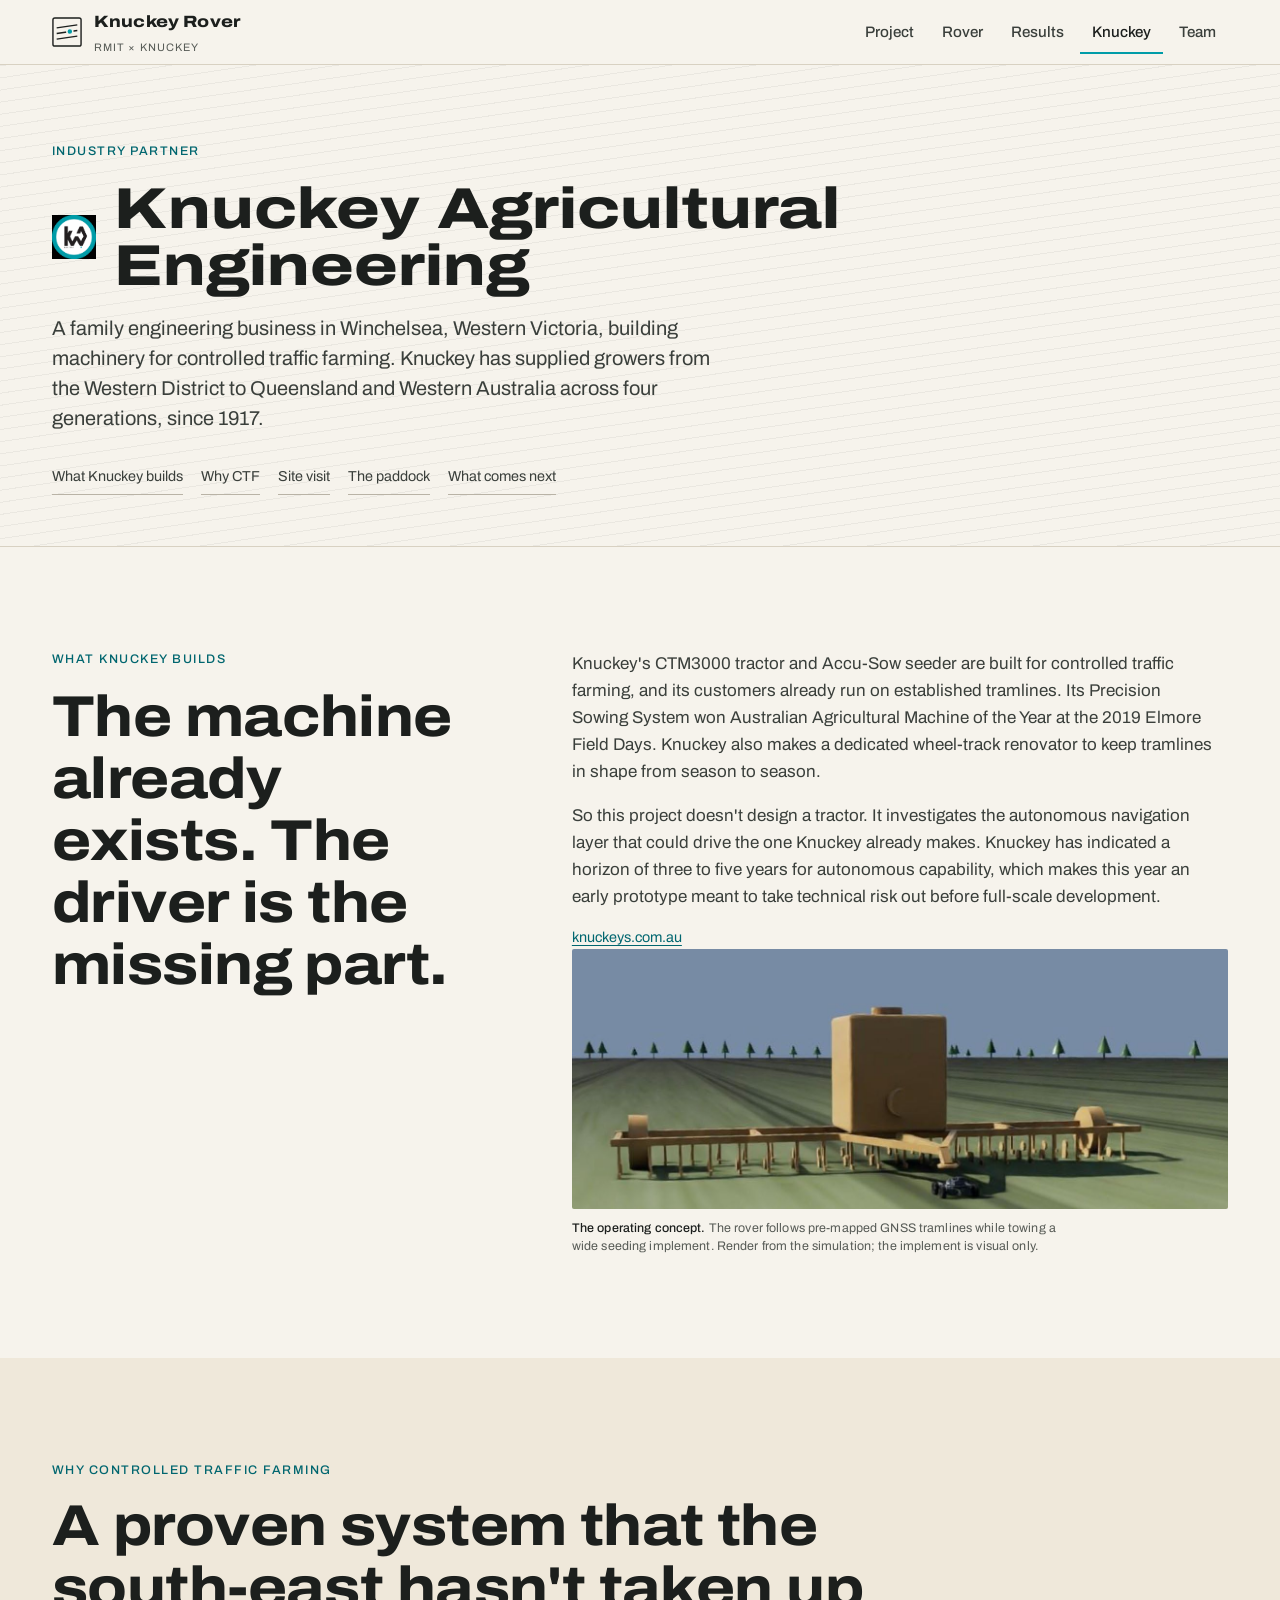
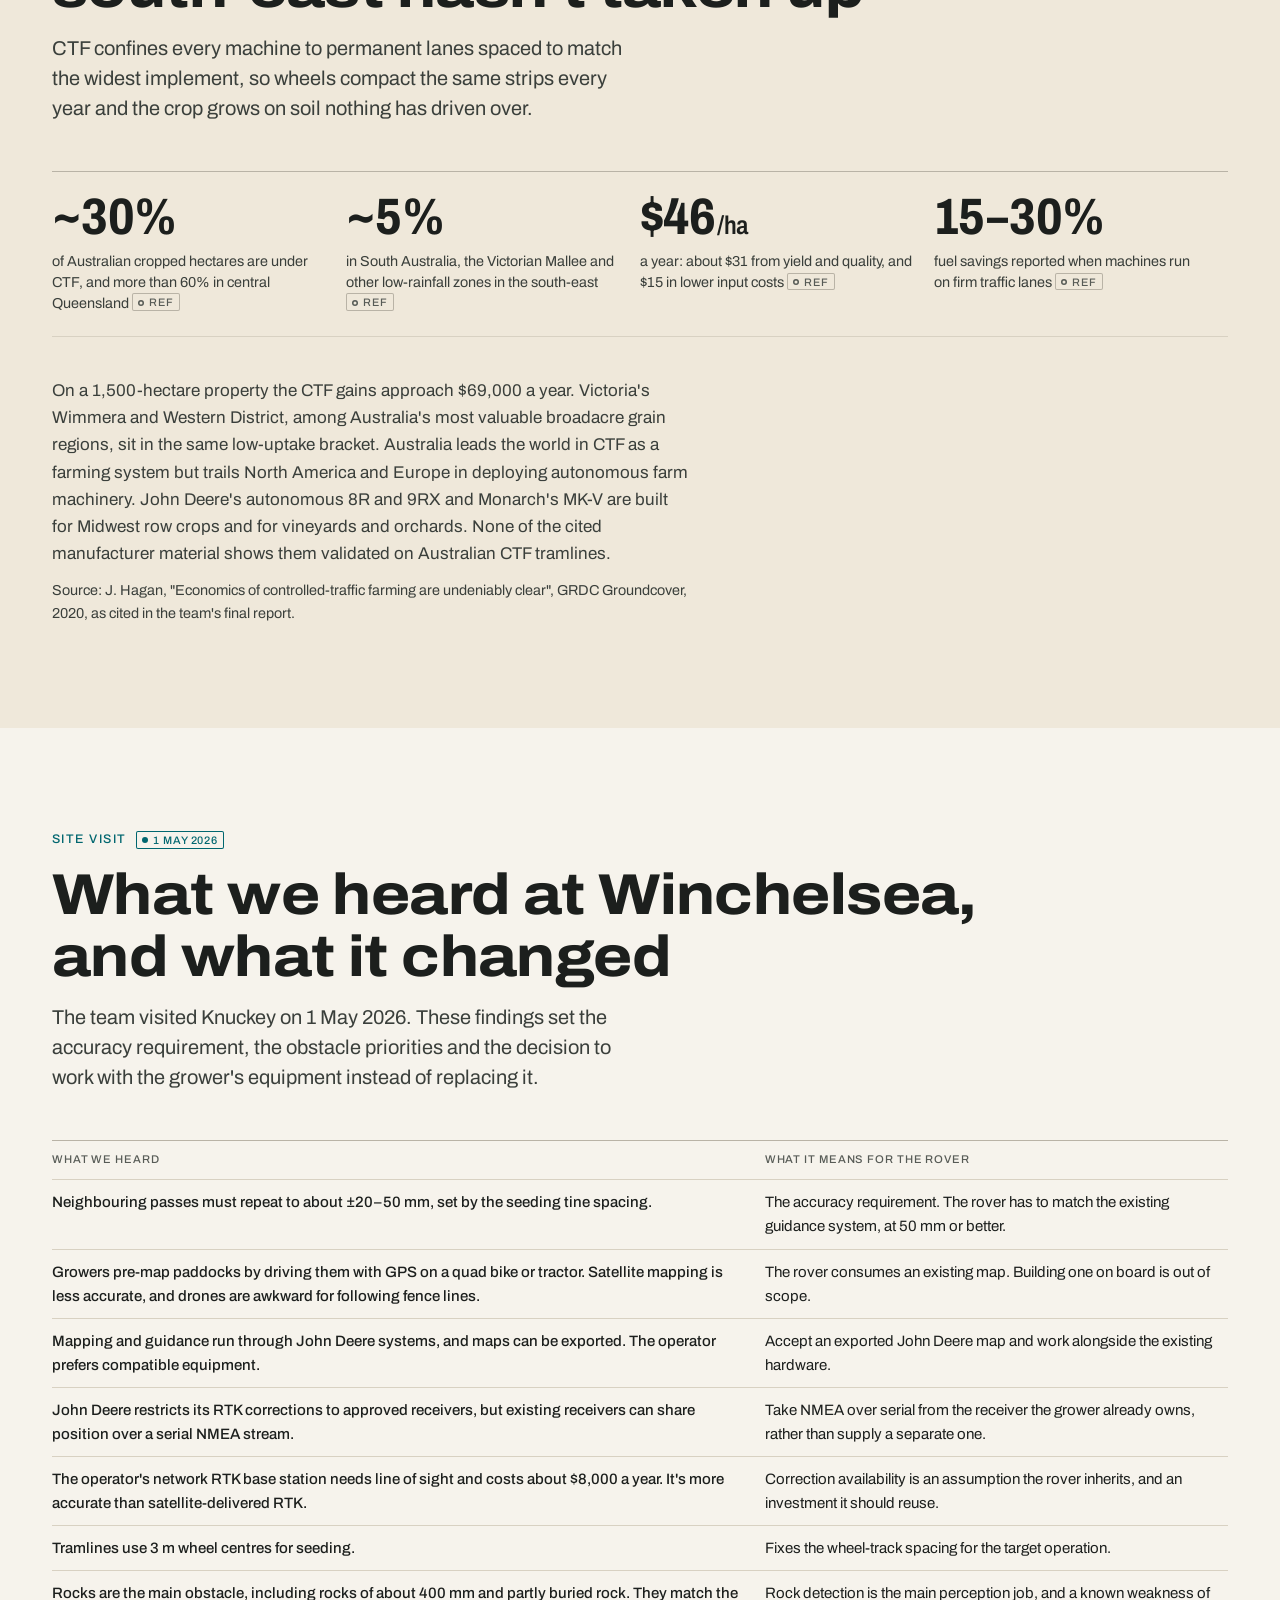
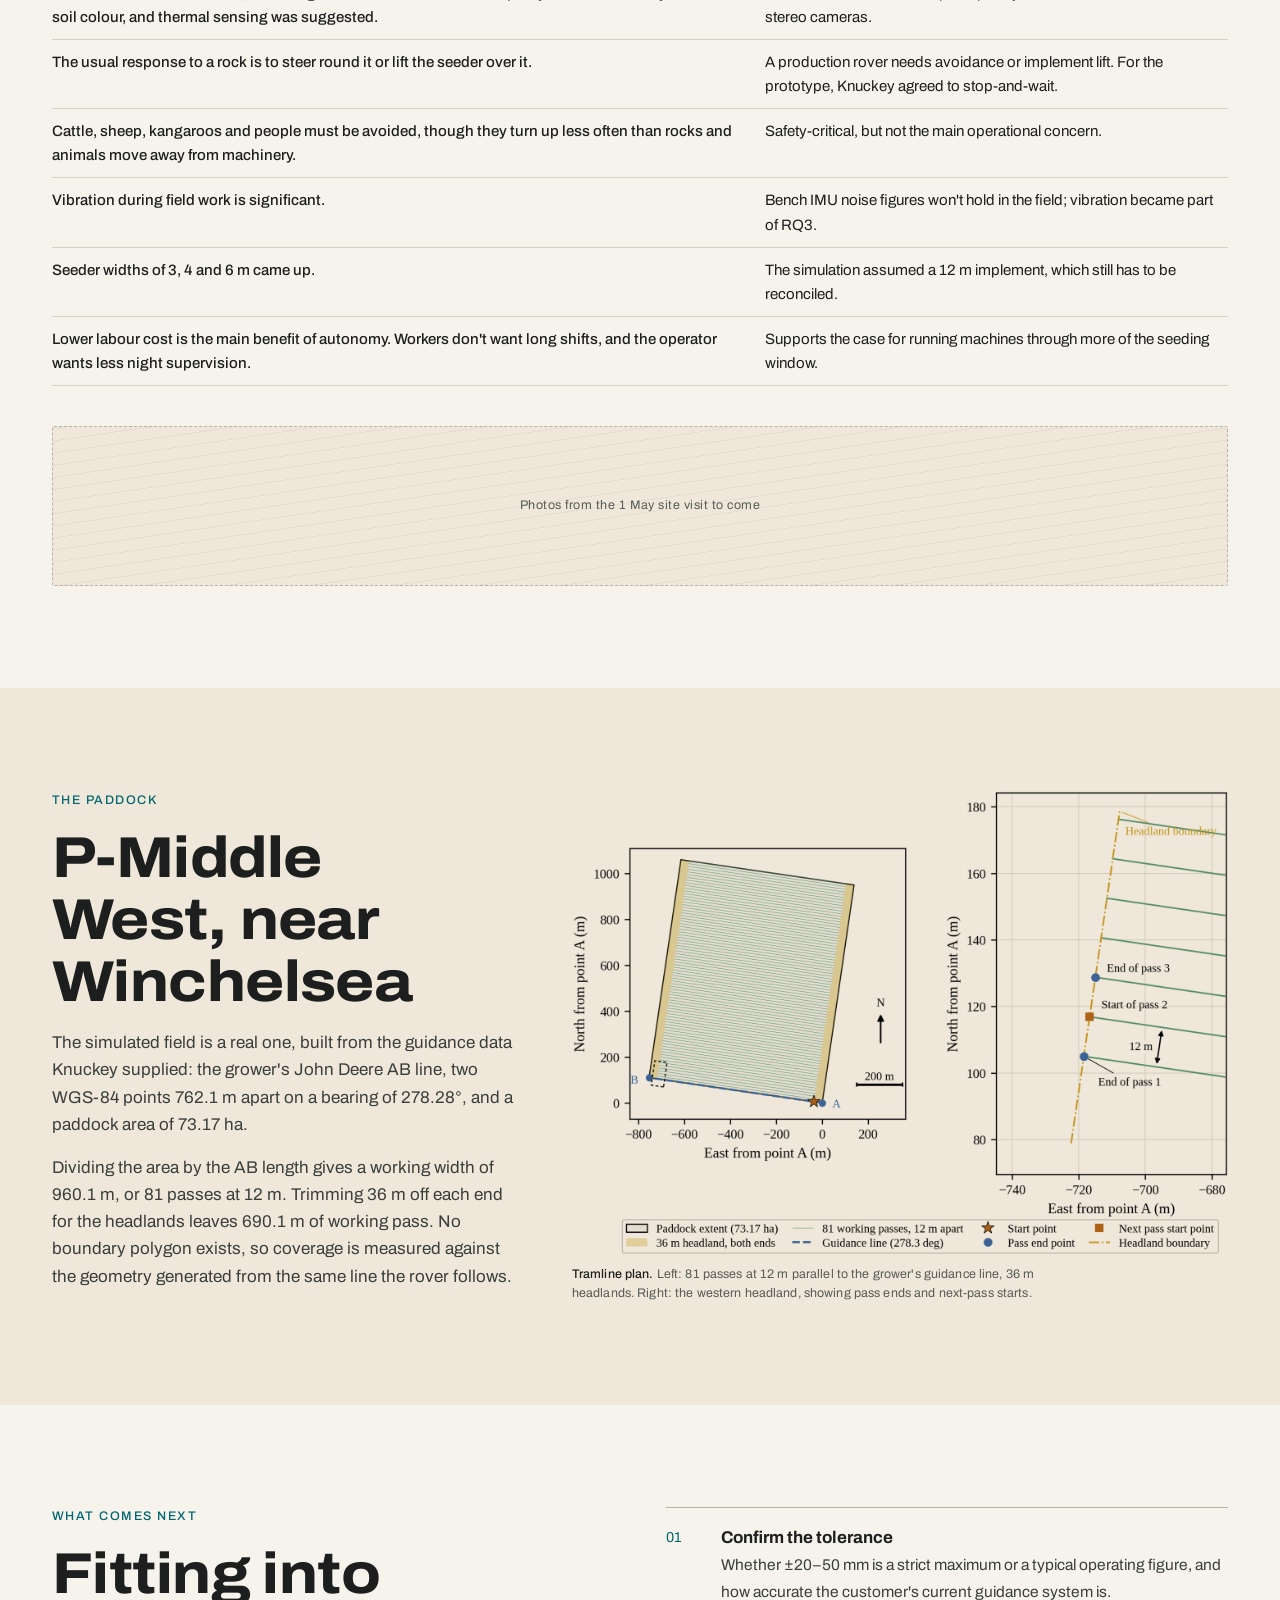
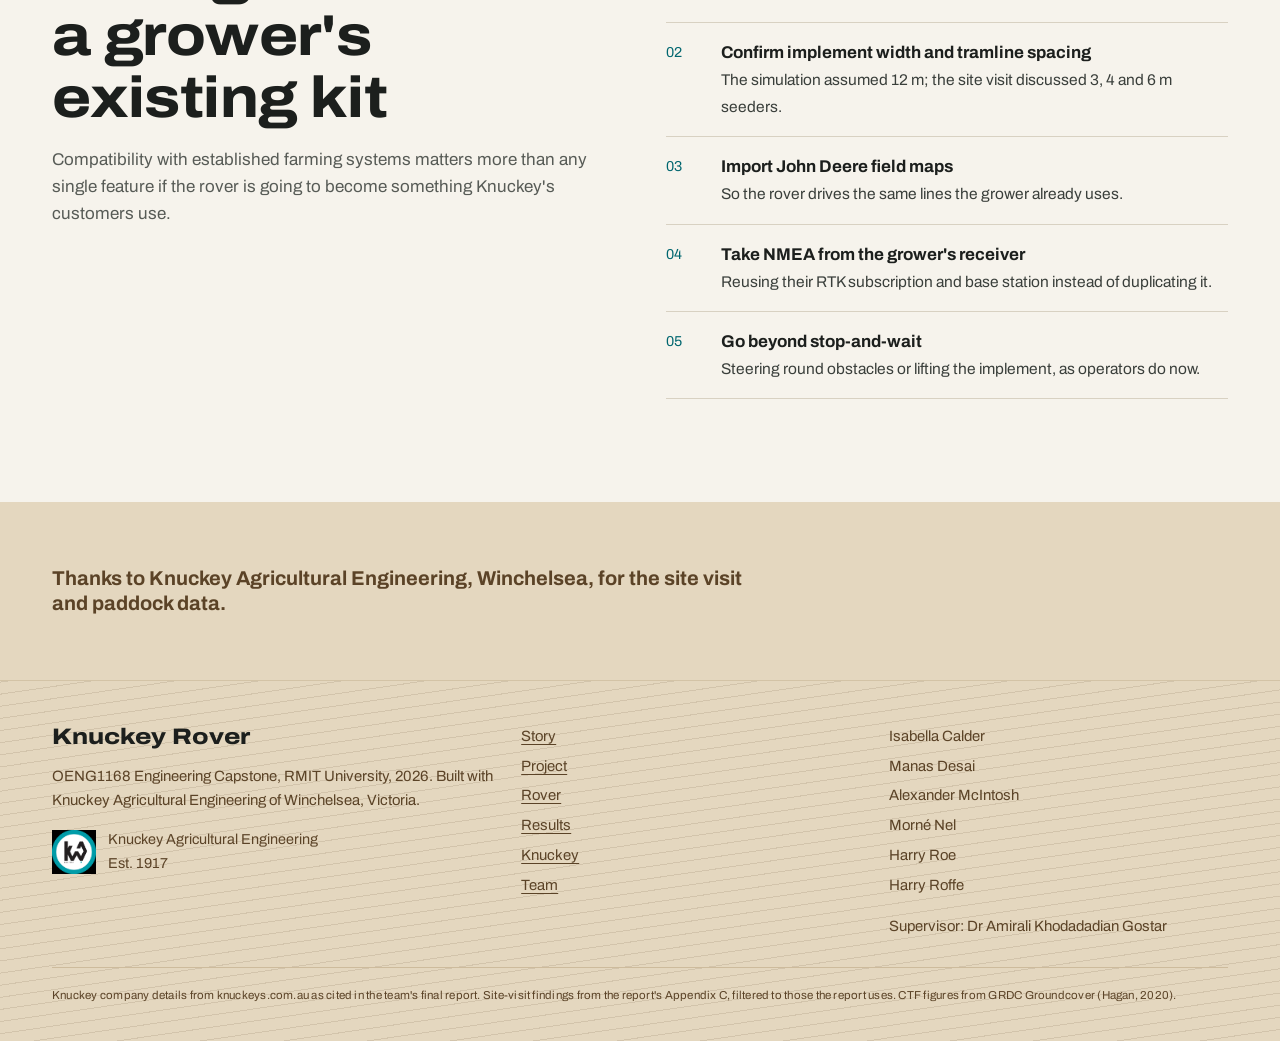
<file: knuckey.html>
<!doctype html>
<html lang="en-AU">
<head>
<meta charset="utf-8">
<meta name="viewport" content="width=device-width, initial-scale=1, viewport-fit=cover">
<title>Knuckey · Knuckey Rover</title>
<meta name="claude:viewport-fit-sides" content="cover">
<meta name="description" content="Knuckey Agricultural Engineering of Winchelsea, the industry partner for the Knuckey Rover capstone, and what the 1 May 2026 site visit changed in the design.">
<link rel="preconnect" href="https://fonts.googleapis.com">
<link rel="preconnect" href="https://fonts.gstatic.com" crossorigin>
<link rel="stylesheet" href="https://fonts.googleapis.com/css2?family=Archivo:wdth,wght@62..125,100..900&amp;display=swap">
<link rel="stylesheet" href="assets/css/site.css">
</head>
<body>
<a class="skip" href="#main">Skip to content</a>

<header class="site-header">
  <div class="wrap">
    <a class="brand" href="index.html" aria-label="Knuckey Rover home">
      <svg class="brand-mark" viewBox="0 0 32 32" aria-hidden="true"><rect x="1" y="1" width="30" height="30" rx="2" fill="none" stroke="#1C1F1D" stroke-width="1.5"/><g stroke="#1C1F1D" stroke-width="1.4"><path d="M5 11.6 27 8.4"/><path d="M5 17.6 27 14.4"/><path d="M5 23.6 27 20.4"/></g><circle cx="19" cy="15.5" r="3.2" fill="#009CA8" stroke="#F6F3EC" stroke-width="1.6"/></svg>
      <span><span class="brand-name">Knuckey Rover</span><span class="brand-sub">RMIT × Knuckey</span></span>
    </a>
    <button class="nav-toggle" type="button" aria-expanded="false" aria-controls="site-nav">Menu</button>
    <nav class="nav" id="site-nav" aria-label="Main">
      <a href="project.html">Project</a>
      <a href="rover.html">Rover</a>
      <a href="results.html">Results</a>
      <a href="knuckey.html" aria-current="page">Knuckey</a>
      <a href="team.html">Team</a>
    </nav>
  </div>
</header>

<main id="main">

<section class="page-head">
  <div class="wrap">
    <p class="eyebrow">Industry partner</p>
    <div class="partner" style="gap:18px">
      <img src="assets/fig/knuckey-logo.png" width="72" height="72" alt="Knuckey Agricultural Engineering logo: a teal ring around a black K-shaped mark, with Est. 1917.">
      <h1>Knuckey Agricultural Engineering</h1>
    </div>
    <p class="lede">A family engineering business in Winchelsea, Western Victoria, building machinery for controlled traffic farming. Knuckey has supplied growers from the Western District to Queensland and Western Australia across four generations, since 1917.</p>
    <nav class="toc" aria-label="On this page">
      <a href="#machines">What Knuckey builds</a>
      <a href="#ctf">Why CTF</a>
      <a href="#visit">Site visit</a>
      <a href="#paddock">The paddock</a>
      <a href="#next">What comes next</a>
    </nav>
  </div>
</section>

<section id="machines" class="band" aria-labelledby="h-mach">
  <div class="wrap cols-2-wide">
    <div class="stack">
      <p class="eyebrow">What Knuckey builds</p>
      <h2 id="h-mach" class="h-section">The machine already exists. The driver is the missing part.</h2>
    </div>
    <div class="stack-lg">
      <div class="prose stack">
        <p>Knuckey's CTM3000 tractor and Accu-Sow seeder are built for controlled traffic farming, and its customers already run on established tramlines. Its Precision Sowing System won Australian Agricultural Machine of the Year at the 2019 Elmore Field Days. Knuckey also makes a dedicated wheel-track renovator to keep tramlines in shape from season to season.</p>
        <p>So this project doesn't design a tractor. It investigates the autonomous navigation layer that could drive the one Knuckey already makes. Knuckey has indicated a horizon of three to five years for autonomous capability, which makes this year an early prototype meant to take technical risk out before full-scale development.</p>
        <p class="small"><a href="https://knuckeys.com.au/" rel="noopener">knuckeys.com.au</a></p>
      </div>
      <figure class="fig">
        <img src="assets/img/concept-render.jpg" width="1354" height="535" loading="lazy" alt="A render of a small rover towing a very wide seeding implement with a tall seed bin across a flat paddock, with a row of trees on the horizon.">
        <figcaption class="cap"><b>The operating concept.</b> The rover follows pre-mapped GNSS tramlines while towing a wide seeding implement. Render from the simulation; the implement is visual only.</figcaption>
      </figure>
    </div>
  </div>
</section>

<section id="ctf" class="band band-paper2" aria-labelledby="h-ctf">
  <div class="wrap">
    <div class="section-head">
      <p class="eyebrow">Why controlled traffic farming</p>
      <h2 id="h-ctf" class="h-section">A proven system that the south-east hasn't taken up</h2>
      <p class="lede">CTF confines every machine to permanent lanes spaced to match the widest implement, so wheels compact the same strips every year and the crop grows on soil nothing has driven over.</p>
    </div>
    <div class="stats">
      <div class="stat"><span class="stat-v">~30%</span><span class="stat-l">of Australian cropped hectares are under CTF, and more than 60% in central Queensland <span class="src src-ref">Ref</span></span></div>
      <div class="stat"><span class="stat-v">~5%</span><span class="stat-l">in South Australia, the Victorian Mallee and other low-rainfall zones in the south-east <span class="src src-ref">Ref</span></span></div>
      <div class="stat"><span class="stat-v">$46<small>/ha</small></span><span class="stat-l">a year: about $31 from yield and quality, and $15 in lower input costs <span class="src src-ref">Ref</span></span></div>
      <div class="stat"><span class="stat-v">15–30%</span><span class="stat-l">fuel savings reported when machines run on firm traffic lanes <span class="src src-ref">Ref</span></span></div>
    </div>
    <div class="prose mt-3">
      <p>On a 1,500-hectare property the CTF gains approach $69,000 a year. Victoria's Wimmera and Western District, among Australia's most valuable broadacre grain regions, sit in the same low-uptake bracket. Australia leads the world in CTF as a farming system but trails North America and Europe in deploying autonomous farm machinery. John Deere's autonomous 8R and 9RX and Monarch's MK-V are built for Midwest row crops and for vineyards and orchards. None of the cited manufacturer material shows them validated on Australian CTF tramlines.</p>
      <p class="small muted mt-1">Source: J. Hagan, "Economics of controlled-traffic farming are undeniably clear", GRDC Groundcover, 2020, as cited in the team's final report.</p>
    </div>
  </div>
</section>

<section id="visit" class="band" aria-labelledby="h-visit">
  <div class="wrap">
    <div class="section-head">
      <p class="eyebrow">Site visit <span class="src src-site">1 May 2026</span></p>
      <h2 id="h-visit" class="h-section">What we heard at Winchelsea, and what it changed</h2>
      <p class="lede">The team visited Knuckey on 1 May 2026. These findings set the accuracy requirement, the obstacle priorities and the decision to work with the grower's equipment instead of replacing it.</p>
    </div>
    <div class="table-wrap">
      <table class="data">
        <thead><tr><th scope="col">What we heard</th><th scope="col">What it means for the rover</th></tr></thead>
        <tbody>
          <tr><th scope="row" style="font-weight:500">Neighbouring passes must repeat to about ±20–50 mm, set by the seeding tine spacing.</th><td>The accuracy requirement. The rover has to match the existing guidance system, at 50 mm or better.</td></tr>
          <tr><th scope="row" style="font-weight:500">Growers pre-map paddocks by driving them with GPS on a quad bike or tractor. Satellite mapping is less accurate, and drones are awkward for following fence lines.</th><td>The rover consumes an existing map. Building one on board is out of scope.</td></tr>
          <tr><th scope="row" style="font-weight:500">Mapping and guidance run through John Deere systems, and maps can be exported. The operator prefers compatible equipment.</th><td>Accept an exported John Deere map and work alongside the existing hardware.</td></tr>
          <tr><th scope="row" style="font-weight:500">John Deere restricts its RTK corrections to approved receivers, but existing receivers can share position over a serial NMEA stream.</th><td>Take NMEA over serial from the receiver the grower already owns, rather than supply a separate one.</td></tr>
          <tr><th scope="row" style="font-weight:500">The operator's network RTK base station needs line of sight and costs about $8,000 a year. It's more accurate than satellite-delivered RTK.</th><td>Correction availability is an assumption the rover inherits, and an investment it should reuse.</td></tr>
          <tr><th scope="row" style="font-weight:500">Tramlines use 3 m wheel centres for seeding.</th><td>Fixes the wheel-track spacing for the target operation.</td></tr>
          <tr><th scope="row" style="font-weight:500">Rocks are the main obstacle, including rocks of about 400 mm and partly buried rock. They match the soil colour, and thermal sensing was suggested.</th><td>Rock detection is the main perception job, and a known weakness of stereo cameras.</td></tr>
          <tr><th scope="row" style="font-weight:500">The usual response to a rock is to steer round it or lift the seeder over it.</th><td>A production rover needs avoidance or implement lift. For the prototype, Knuckey agreed to stop-and-wait.</td></tr>
          <tr><th scope="row" style="font-weight:500">Cattle, sheep, kangaroos and people must be avoided, though they turn up less often than rocks and animals move away from machinery.</th><td>Safety-critical, but not the main operational concern.</td></tr>
          <tr><th scope="row" style="font-weight:500">Vibration during field work is significant.</th><td>Bench IMU noise figures won't hold in the field; vibration became part of RQ3.</td></tr>
          <tr><th scope="row" style="font-weight:500">Seeder widths of 3, 4 and 6 m came up.</th><td>The simulation assumed a 12 m implement, which still has to be reconciled.</td></tr>
          <tr><th scope="row" style="font-weight:500">Lower labour cost is the main benefit of autonomy. Workers don't want long shifts, and the operator wants less night supervision.</th><td>Supports the case for running machines through more of the seeding window.</td></tr>
        </tbody>
      </table>
    </div>
    <!-- PLACEHOLDER: replace with 2–4 site-visit photos (see _incoming/README.md) -->
    <div class="slot mt-3" style="min-height:160px">Photos from the 1 May site visit to come</div>
  </div>
</section>

<section id="paddock" class="band band-paper2" aria-labelledby="h-pad">
  <div class="wrap cols-2-wide">
    <div class="stack">
      <p class="eyebrow">The paddock</p>
      <h2 id="h-pad" class="h-section">P-Middle West, near Winchelsea</h2>
      <div class="prose stack">
        <p>The simulated field is a real one, built from the guidance data Knuckey supplied: the grower's John Deere AB line, two WGS-84 points 762.1 m apart on a bearing of 278.28°, and a paddock area of 73.17 ha.</p>
        <p>Dividing the area by the AB length gives a working width of 960.1 m, or 81 passes at 12 m. Trimming 36 m off each end for the headlands leaves 690.1 m of working pass. No boundary polygon exists, so coverage is measured against the geometry generated from the same line the rover follows.</p>
      </div>
    </div>
    <figure class="fig plot">
      <img src="assets/fig/tramline-plan.png" width="1600" height="1132" loading="lazy" alt="Left: the paddock outline with 81 working passes parallel to the guidance line and headlands at both ends. Right: detail at the western headland showing pass end and next-pass start points 12 metres apart.">
      <figcaption class="cap"><b>Tramline plan.</b> Left: 81 passes at 12 m parallel to the grower's guidance line, 36 m headlands. Right: the western headland, showing pass ends and next-pass starts.</figcaption>
    </figure>
  </div>
</section>

<section id="next" class="band" aria-labelledby="h-next">
  <div class="wrap cols-2">
    <div class="stack">
      <p class="eyebrow">What comes next</p>
      <h2 id="h-next" class="h-section">Fitting into a grower's existing kit</h2>
      <p class="prose muted">Compatibility with established farming systems matters more than any single feature if the rover is going to become something Knuckey's customers use.</p>
    </div>
    <ol class="next-list">
      <li><div><b>Confirm the tolerance</b><span>Whether ±20–50 mm is a strict maximum or a typical operating figure, and how accurate the customer's current guidance system is.</span></div></li>
      <li><div><b>Confirm implement width and tramline spacing</b><span>The simulation assumed 12 m; the site visit discussed 3, 4 and 6 m seeders.</span></div></li>
      <li><div><b>Import John Deere field maps</b><span>So the rover drives the same lines the grower already uses.</span></div></li>
      <li><div><b>Take NMEA from the grower's receiver</b><span>Reusing their RTK subscription and base station instead of duplicating it.</span></div></li>
      <li><div><b>Go beyond stop-and-wait</b><span>Steering round obstacles or lifting the implement, as operators do now.</span></div></li>
    </ol>
  </div>
</section>

<section class="band-tight band-soil" aria-label="Thanks">
  <div class="wrap">
    <p class="h-small" style="color:var(--soil-3);max-width:60ch">Thanks to Knuckey Agricultural Engineering, Winchelsea, for the site visit and paddock data.</p>
  </div>
</section>

</main>

<footer class="soilband">
  <div class="wrap">
    <div class="stack">
      <h2>Knuckey Rover</h2>
      <p>OENG1168 Engineering Capstone, RMIT University, 2026. Built with Knuckey Agricultural Engineering of Winchelsea, Victoria.</p>
      <div class="partner"><img src="assets/fig/knuckey-logo.png" width="44" height="44" alt="Knuckey Agricultural Engineering logo"><span class="small">Knuckey Agricultural Engineering<br>Est. 1917</span></div>
    </div>
    <div>
      <ul>
        <li><a href="index.html">Story</a></li>
        <li><a href="project.html">Project</a></li>
        <li><a href="rover.html">Rover</a></li>
        <li><a href="results.html">Results</a></li>
        <li><a href="knuckey.html">Knuckey</a></li>
        <li><a href="team.html">Team</a></li>
      </ul>
    </div>
    <div>
      <ul>
        <li>Isabella Calder</li><li>Manas Desai</li><li>Alexander McIntosh</li><li>Morné Nel</li><li>Harry Roe</li><li>Harry Roffe</li>
        <li class="mt-1">Supervisor: Dr Amirali Khodadadian Gostar</li>
      </ul>
    </div>
    <p class="fine">Knuckey company details from knuckeys.com.au as cited in the team's final report. Site-visit findings from the report's Appendix C, filtered to those the report uses. CTF figures from GRDC Groundcover (Hagan, 2020).</p>
  </div>
</footer>

<script src="assets/js/site.js"></script>
</body>
</html>
</file>
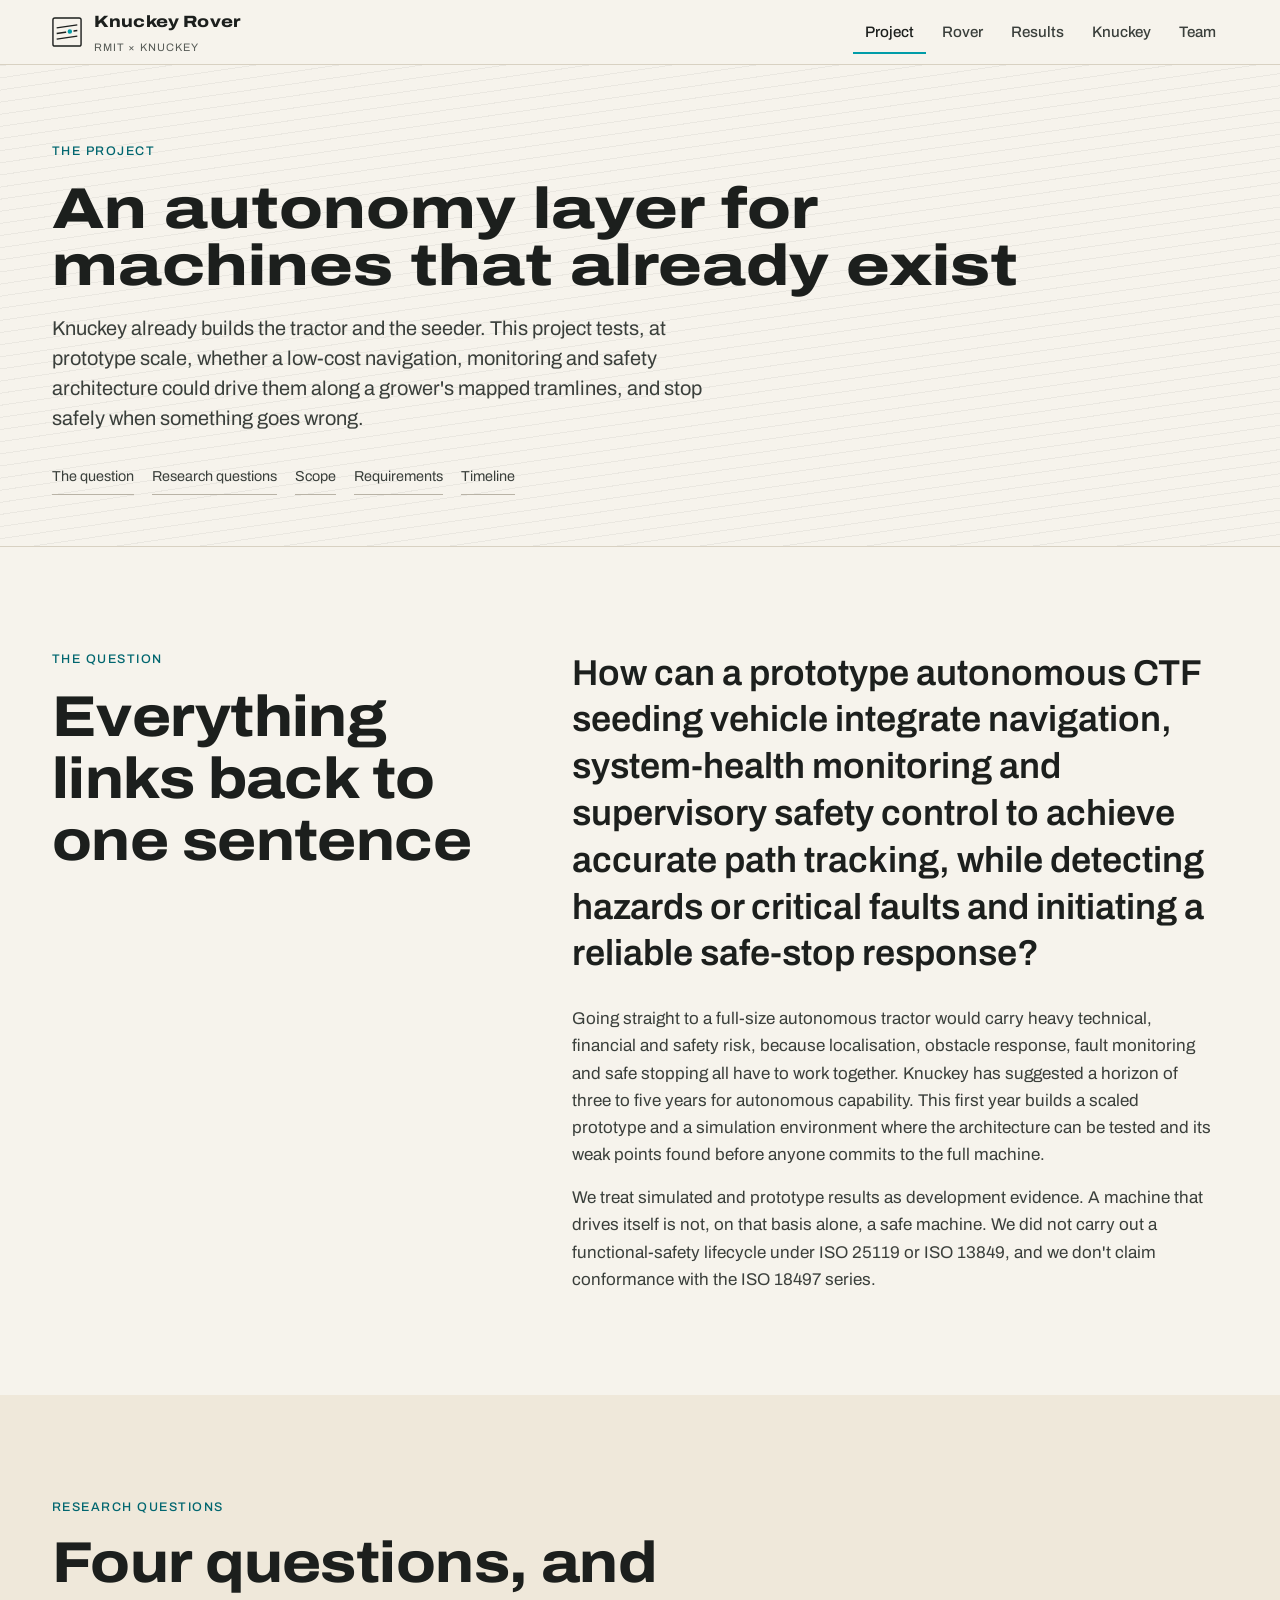
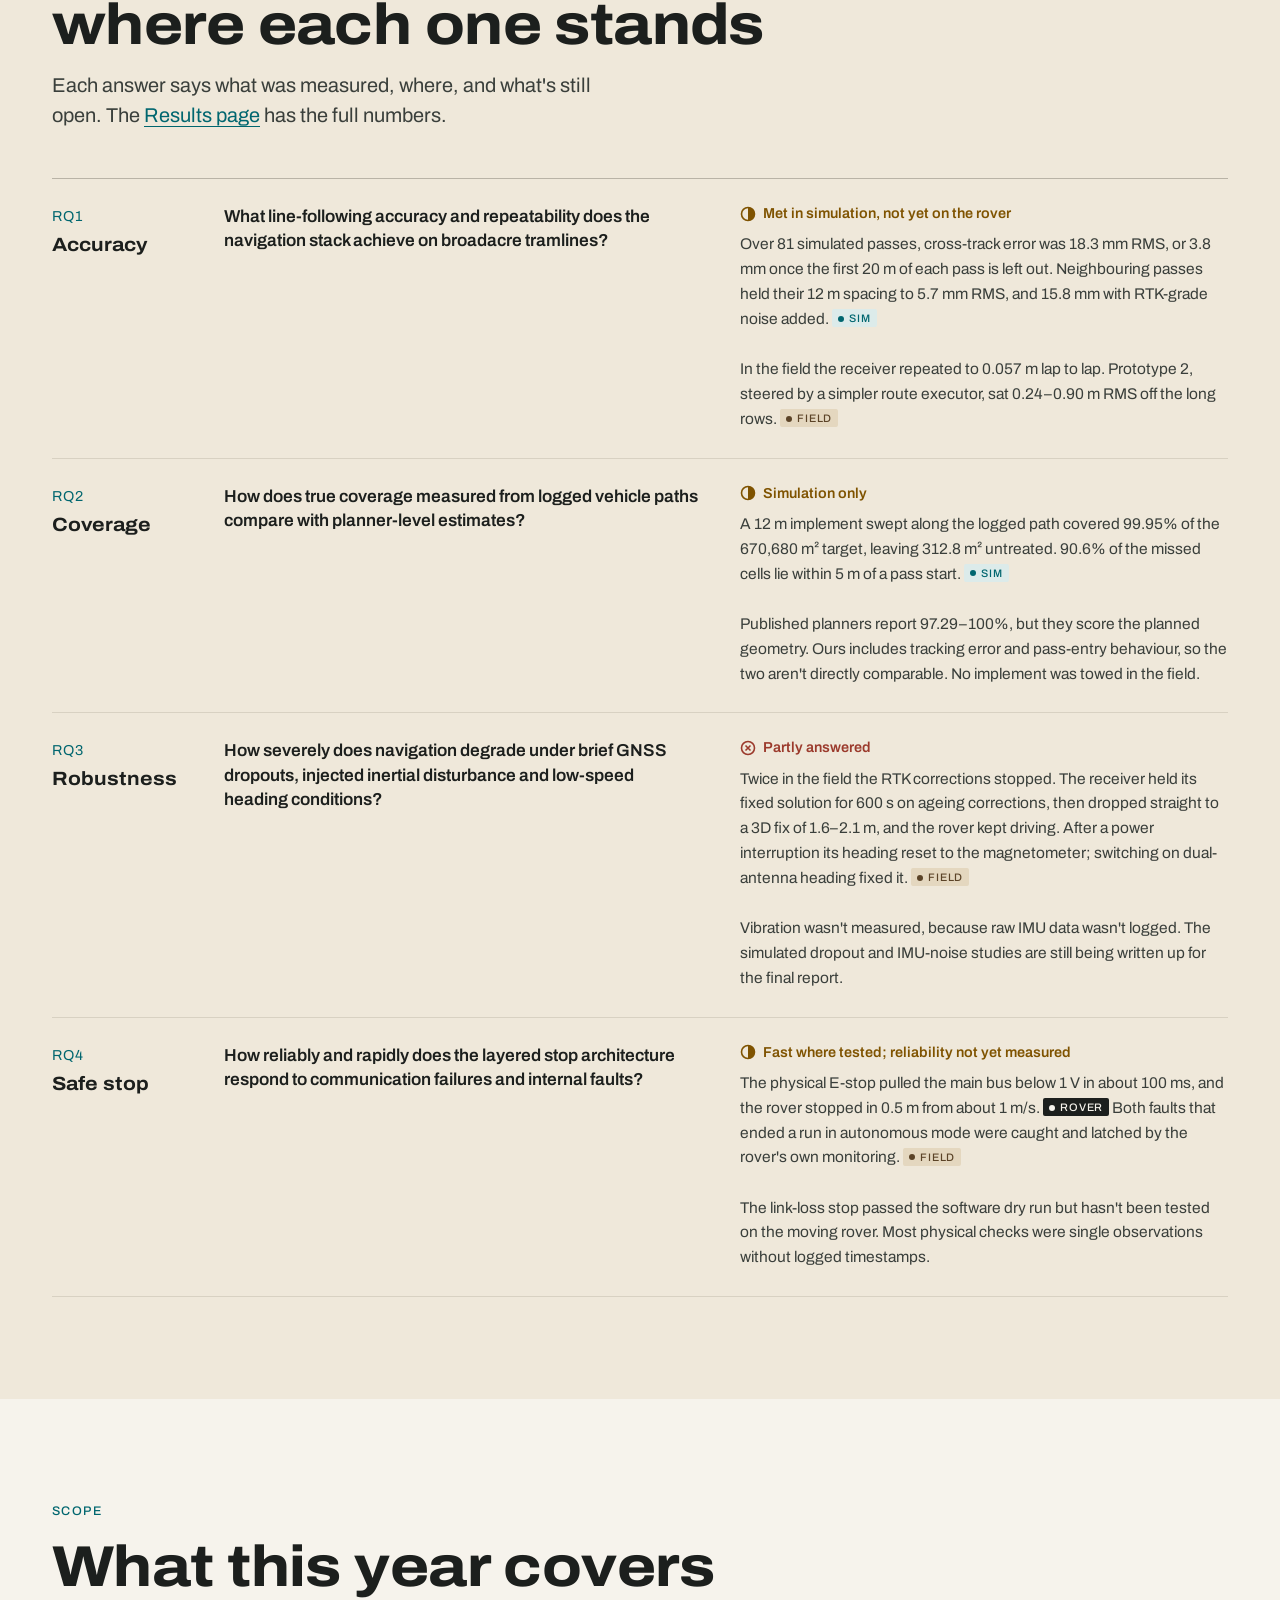
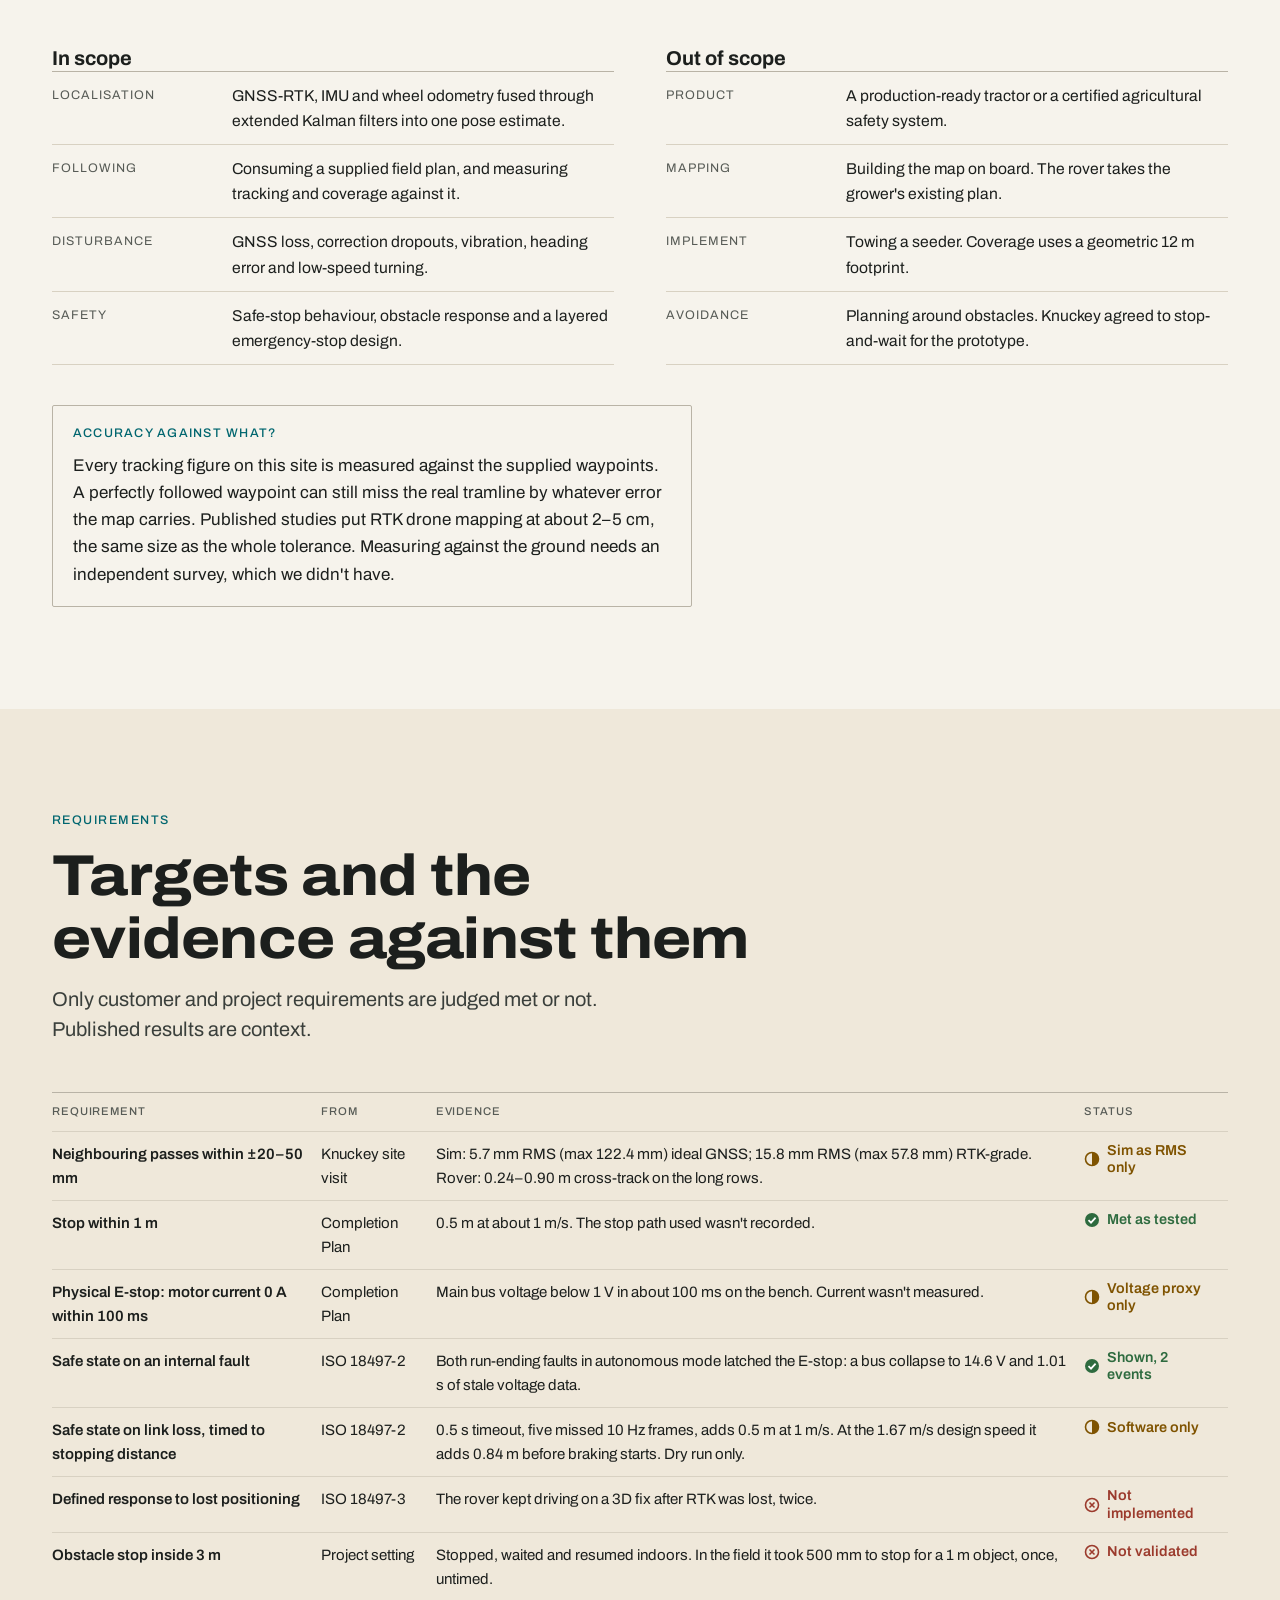
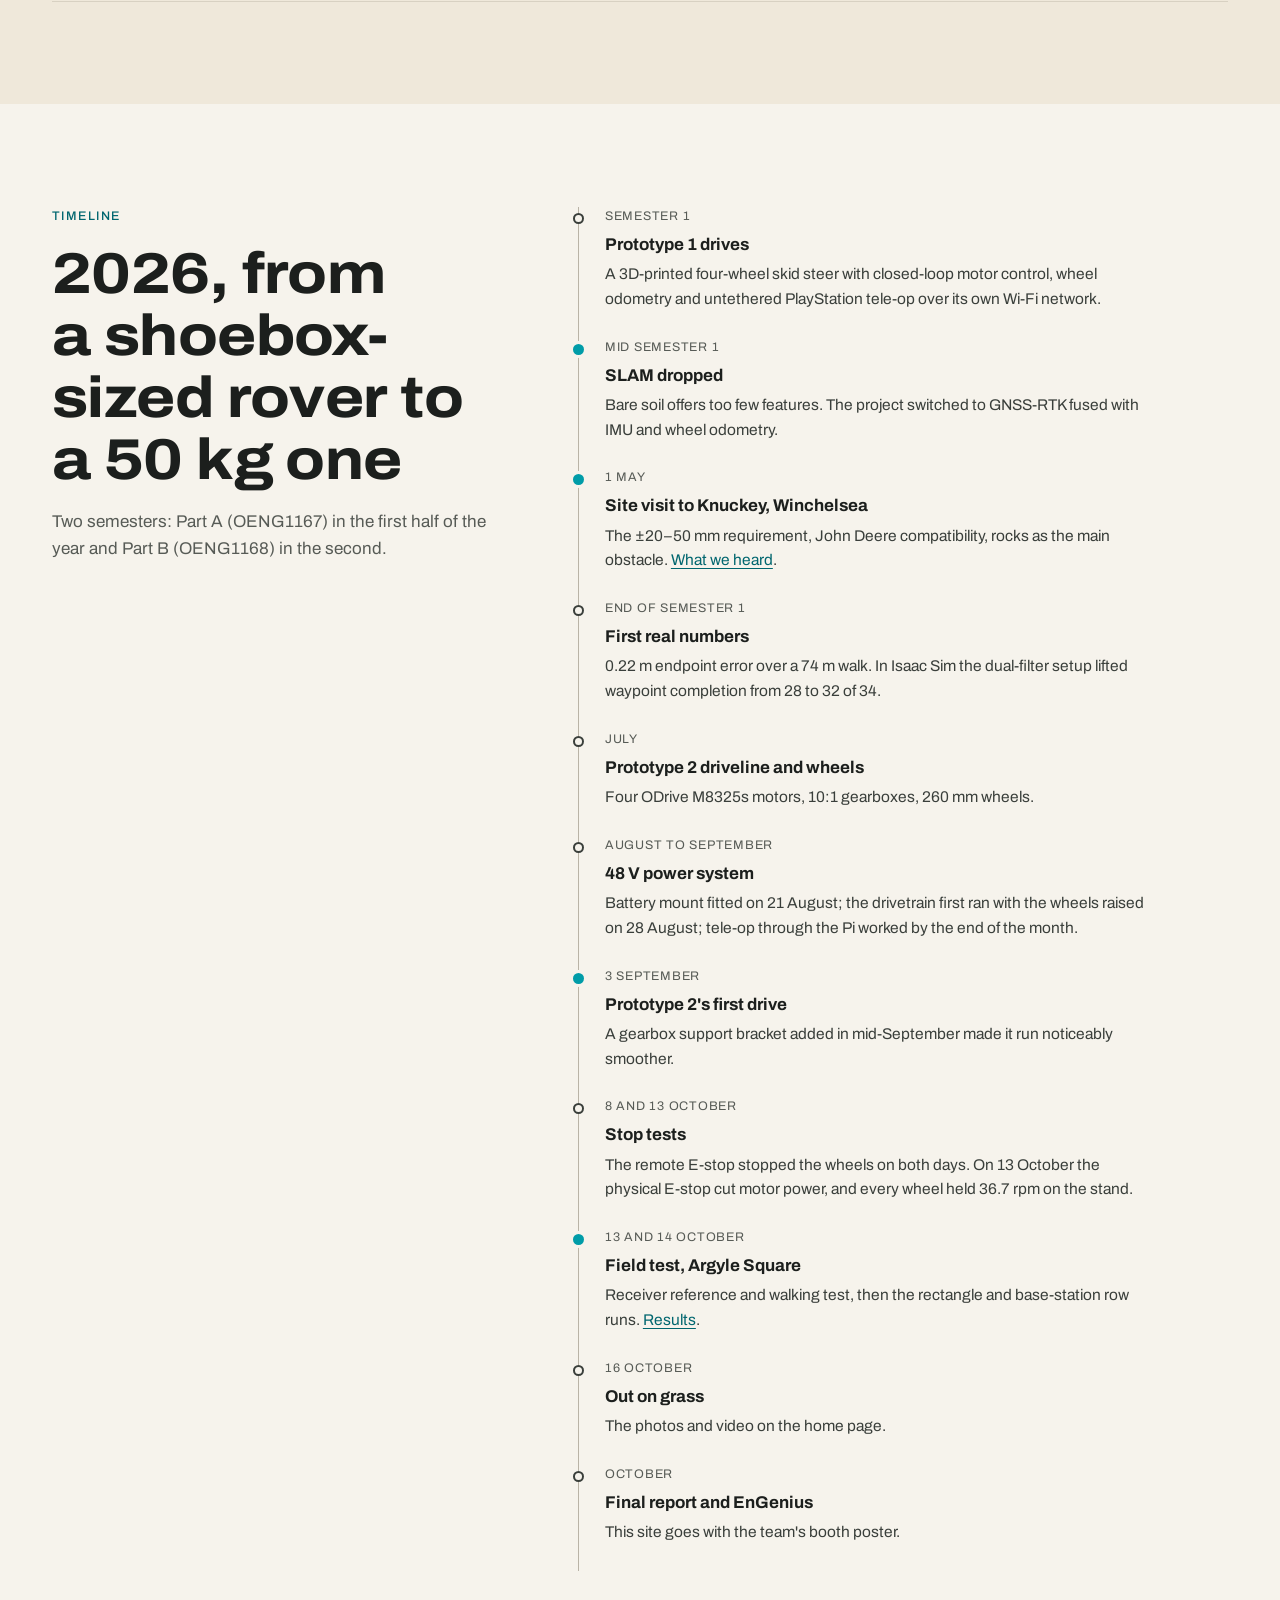
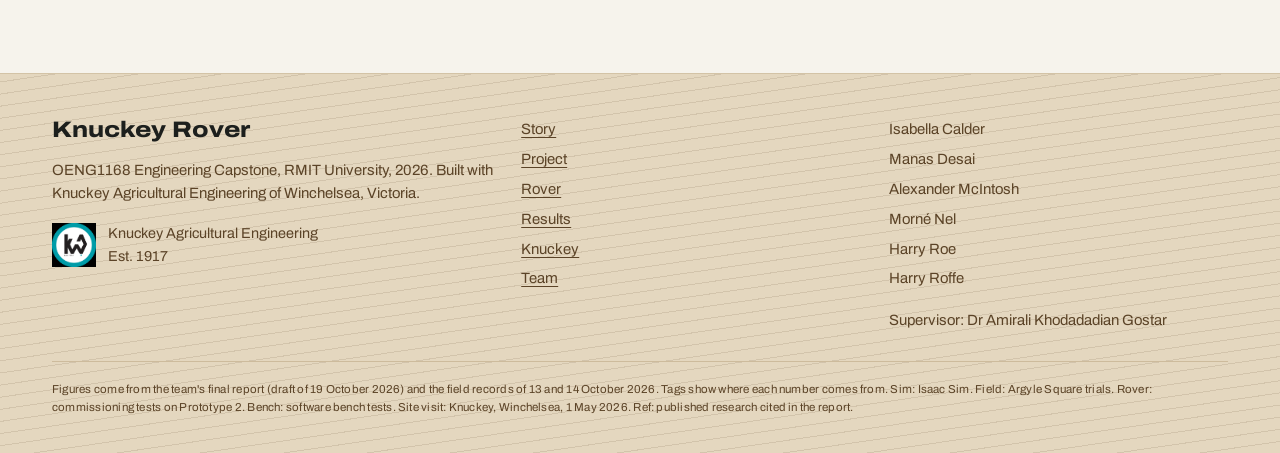
<file: project.html>
<!doctype html>
<html lang="en-AU">
<head>
<meta charset="utf-8">
<meta name="viewport" content="width=device-width, initial-scale=1, viewport-fit=cover">
<title>Project · Knuckey Rover</title>
<meta name="claude:viewport-fit-sides" content="cover">
<meta name="description" content="The question behind the Knuckey Rover capstone, its four research questions, scope, requirements and timeline.">
<link rel="preconnect" href="https://fonts.googleapis.com">
<link rel="preconnect" href="https://fonts.gstatic.com" crossorigin>
<link rel="stylesheet" href="https://fonts.googleapis.com/css2?family=Archivo:wdth,wght@62..125,100..900&amp;display=swap">
<link rel="stylesheet" href="assets/css/site.css">
</head>
<body>
<a class="skip" href="#main">Skip to content</a>

<header class="site-header">
  <div class="wrap">
    <a class="brand" href="index.html" aria-label="Knuckey Rover home">
      <svg class="brand-mark" viewBox="0 0 32 32" aria-hidden="true"><rect x="1" y="1" width="30" height="30" rx="2" fill="none" stroke="#1C1F1D" stroke-width="1.5"/><g stroke="#1C1F1D" stroke-width="1.4"><path d="M5 11.6 27 8.4"/><path d="M5 17.6 27 14.4"/><path d="M5 23.6 27 20.4"/></g><circle cx="19" cy="15.5" r="3.2" fill="#009CA8" stroke="#F6F3EC" stroke-width="1.6"/></svg>
      <span><span class="brand-name">Knuckey Rover</span><span class="brand-sub">RMIT × Knuckey</span></span>
    </a>
    <button class="nav-toggle" type="button" aria-expanded="false" aria-controls="site-nav">Menu</button>
    <nav class="nav" id="site-nav" aria-label="Main">
      <a href="project.html" aria-current="page">Project</a>
      <a href="rover.html">Rover</a>
      <a href="results.html">Results</a>
      <a href="knuckey.html">Knuckey</a>
      <a href="team.html">Team</a>
    </nav>
  </div>
</header>

<main id="main">

<section class="page-head">
  <div class="wrap">
    <p class="eyebrow">The project</p>
    <h1>An autonomy layer for machines that already exist</h1>
    <p class="lede">Knuckey already builds the tractor and the seeder. This project tests, at prototype scale, whether a low-cost navigation, monitoring and safety architecture could drive them along a grower's mapped tramlines, and stop safely when something goes wrong.</p>
    <nav class="toc" aria-label="On this page">
      <a href="#question">The question</a>
      <a href="#rqs">Research questions</a>
      <a href="#scope">Scope</a>
      <a href="#requirements">Requirements</a>
      <a href="#timeline">Timeline</a>
    </nav>
  </div>
</section>

<section id="question" class="band" aria-labelledby="h-question">
  <div class="wrap cols-2-wide">
    <div class="stack">
      <p class="eyebrow">The question</p>
      <h2 id="h-question" class="h-section">Everything links back to one sentence</h2>
    </div>
    <div class="stack-lg">
      <p class="h-sub" style="font-weight:600;font-stretch:100%;line-height:1.3">How can a prototype autonomous CTF seeding vehicle integrate navigation, system-health monitoring and supervisory safety control to achieve accurate path tracking, while detecting hazards or critical faults and initiating a reliable safe-stop response?</p>
      <div class="prose stack">
        <p>Going straight to a full-size autonomous tractor would carry heavy technical, financial and safety risk, because localisation, obstacle response, fault monitoring and safe stopping all have to work together. Knuckey has suggested a horizon of three to five years for autonomous capability. This first year builds a scaled prototype and a simulation environment where the architecture can be tested and its weak points found before anyone commits to the full machine.</p>
        <p>We treat simulated and prototype results as development evidence. A machine that drives itself is not, on that basis alone, a safe machine. We did not carry out a functional-safety lifecycle under ISO 25119 or ISO 13849, and we don't claim conformance with the ISO 18497 series.</p>
      </div>
    </div>
  </div>
</section>

<section id="rqs" class="band band-paper2" aria-labelledby="h-rqs">
  <div class="wrap">
    <div class="section-head">
      <p class="eyebrow">Research questions</p>
      <h2 id="h-rqs" class="h-section">Four questions, and where each one stands</h2>
      <p class="lede">Each answer says what was measured, where, and what's still open. The <a href="results.html">Results page</a> has the full numbers.</p>
    </div>

    <div style="border-top:1px solid var(--rule-2)">
      <article class="rq">
        <div class="rq-id">RQ1<b>Accuracy</b></div>
        <p class="rq-q">What line-following accuracy and repeatability does the navigation stack achieve on broadacre tramlines?</p>
        <div class="rq-a">
          <span class="status status-part"><svg viewBox="0 0 16 16" aria-hidden="true"><circle cx="8" cy="8" r="6.5" fill="none" stroke="currentColor" stroke-width="1.6"/><path d="M8 1.5a6.5 6.5 0 0 1 0 13z" fill="currentColor"/></svg>Met in simulation, not yet on the rover</span>
          <p>Over 81 simulated passes, cross-track error was 18.3 mm RMS, or 3.8 mm once the first 20 m of each pass is left out. Neighbouring passes held their 12 m spacing to 5.7 mm RMS, and 15.8 mm with RTK-grade noise added. <span class="src src-sim">Sim</span></p>
          <p>In the field the receiver repeated to 0.057 m lap to lap. Prototype 2, steered by a simpler route executor, sat 0.24–0.90 m RMS off the long rows. <span class="src src-field">Field</span></p>
        </div>
      </article>
      <article class="rq">
        <div class="rq-id">RQ2<b>Coverage</b></div>
        <p class="rq-q">How does true coverage measured from logged vehicle paths compare with planner-level estimates?</p>
        <div class="rq-a">
          <span class="status status-part"><svg viewBox="0 0 16 16" aria-hidden="true"><circle cx="8" cy="8" r="6.5" fill="none" stroke="currentColor" stroke-width="1.6"/><path d="M8 1.5a6.5 6.5 0 0 1 0 13z" fill="currentColor"/></svg>Simulation only</span>
          <p>A 12 m implement swept along the logged path covered 99.95% of the 670,680 m² target, leaving 312.8 m² untreated. 90.6% of the missed cells lie within 5 m of a pass start. <span class="src src-sim">Sim</span></p>
          <p>Published planners report 97.29–100%, but they score the planned geometry. Ours includes tracking error and pass-entry behaviour, so the two aren't directly comparable. No implement was towed in the field.</p>
        </div>
      </article>
      <article class="rq">
        <div class="rq-id">RQ3<b>Robustness</b></div>
        <p class="rq-q">How severely does navigation degrade under brief GNSS dropouts, injected inertial disturbance and low-speed heading conditions?</p>
        <div class="rq-a">
          <span class="status status-no"><svg viewBox="0 0 16 16" aria-hidden="true"><circle cx="8" cy="8" r="6.5" fill="none" stroke="currentColor" stroke-width="1.6"/><path d="M5.5 5.5l5 5M10.5 5.5l-5 5" stroke="currentColor" stroke-width="1.6"/></svg>Partly answered</span>
          <p>Twice in the field the RTK corrections stopped. The receiver held its fixed solution for 600 s on ageing corrections, then dropped straight to a 3D fix of 1.6–2.1 m, and the rover kept driving. After a power interruption its heading reset to the magnetometer; switching on dual-antenna heading fixed it. <span class="src src-field">Field</span></p>
          <p>Vibration wasn't measured, because raw IMU data wasn't logged. The simulated dropout and IMU-noise studies are still being written up for the final report.</p>
        </div>
      </article>
      <article class="rq">
        <div class="rq-id">RQ4<b>Safe stop</b></div>
        <p class="rq-q">How reliably and rapidly does the layered stop architecture respond to communication failures and internal faults?</p>
        <div class="rq-a">
          <span class="status status-part"><svg viewBox="0 0 16 16" aria-hidden="true"><circle cx="8" cy="8" r="6.5" fill="none" stroke="currentColor" stroke-width="1.6"/><path d="M8 1.5a6.5 6.5 0 0 1 0 13z" fill="currentColor"/></svg>Fast where tested; reliability not yet measured</span>
          <p>The physical E-stop pulled the main bus below 1 V in about 100 ms, and the rover stopped in 0.5 m from about 1 m/s. <span class="src src-rover">Rover</span> Both faults that ended a run in autonomous mode were caught and latched by the rover's own monitoring. <span class="src src-field">Field</span></p>
          <p>The link-loss stop passed the software dry run but hasn't been tested on the moving rover. Most physical checks were single observations without logged timestamps.</p>
        </div>
      </article>
    </div>
  </div>
</section>

<section id="scope" class="band" aria-labelledby="h-scope">
  <div class="wrap">
    <div class="section-head">
      <p class="eyebrow">Scope</p>
      <h2 id="h-scope" class="h-section">What this year covers</h2>
    </div>
    <div class="cols-2">
      <div class="stack">
        <h3 class="h-small">In scope</h3>
        <dl class="spec">
          <dt>Localisation</dt><dd>GNSS-RTK, IMU and wheel odometry fused through extended Kalman filters into one pose estimate.</dd>
          <dt>Following</dt><dd>Consuming a supplied field plan, and measuring tracking and coverage against it.</dd>
          <dt>Disturbance</dt><dd>GNSS loss, correction dropouts, vibration, heading error and low-speed turning.</dd>
          <dt>Safety</dt><dd>Safe-stop behaviour, obstacle response and a layered emergency-stop design.</dd>
        </dl>
      </div>
      <div class="stack">
        <h3 class="h-small">Out of scope</h3>
        <dl class="spec">
          <dt>Product</dt><dd>A production-ready tractor or a certified agricultural safety system.</dd>
          <dt>Mapping</dt><dd>Building the map on board. The rover takes the grower's existing plan.</dd>
          <dt>Implement</dt><dd>Towing a seeder. Coverage uses a geometric 12 m footprint.</dd>
          <dt>Avoidance</dt><dd>Planning around obstacles. Knuckey agreed to stop-and-wait for the prototype.</dd>
        </dl>
      </div>
    </div>
    <div class="note mt-3">
      <span class="note-label" style="color:var(--teal)">Accuracy against what?</span>
      <p>Every tracking figure on this site is measured against the supplied waypoints. A perfectly followed waypoint can still miss the real tramline by whatever error the map carries. Published studies put RTK drone mapping at about 2–5 cm, the same size as the whole tolerance. Measuring against the ground needs an independent survey, which we didn't have.</p>
    </div>
  </div>
</section>

<section id="requirements" class="band band-paper2" aria-labelledby="h-req">
  <div class="wrap">
    <div class="section-head">
      <p class="eyebrow">Requirements</p>
      <h2 id="h-req" class="h-section">Targets and the evidence against them</h2>
      <p class="lede">Only customer and project requirements are judged met or not. Published results are context.</p>
    </div>
    <div class="table-wrap">
      <table class="data">
        <thead><tr><th scope="col">Requirement</th><th scope="col">From</th><th scope="col">Evidence</th><th scope="col">Status</th></tr></thead>
        <tbody>
          <tr><th scope="row">Neighbouring passes within ±20–50 mm</th><td>Knuckey site visit</td><td>Sim: 5.7 mm RMS (max 122.4 mm) ideal GNSS; 15.8 mm RMS (max 57.8 mm) RTK-grade. Rover: 0.24–0.90 m cross-track on the long rows.</td><td><span class="status status-part"><svg viewBox="0 0 16 16" aria-hidden="true"><circle cx="8" cy="8" r="6.5" fill="none" stroke="currentColor" stroke-width="1.6"/><path d="M8 1.5a6.5 6.5 0 0 1 0 13z" fill="currentColor"/></svg>Sim as RMS only</span></td></tr>
          <tr><th scope="row">Stop within 1 m</th><td>Completion Plan</td><td>0.5 m at about 1 m/s. The stop path used wasn't recorded.</td><td><span class="status status-ok"><svg viewBox="0 0 16 16" aria-hidden="true"><circle cx="8" cy="8" r="7" fill="currentColor"/><path d="M4.5 8.2 7 10.6l4.6-5" fill="none" stroke="#fff" stroke-width="1.8"/></svg>Met as tested</span></td></tr>
          <tr><th scope="row">Physical E-stop: motor current 0 A within 100 ms</th><td>Completion Plan</td><td>Main bus voltage below 1 V in about 100 ms on the bench. Current wasn't measured.</td><td><span class="status status-part"><svg viewBox="0 0 16 16" aria-hidden="true"><circle cx="8" cy="8" r="6.5" fill="none" stroke="currentColor" stroke-width="1.6"/><path d="M8 1.5a6.5 6.5 0 0 1 0 13z" fill="currentColor"/></svg>Voltage proxy only</span></td></tr>
          <tr><th scope="row">Safe state on an internal fault</th><td>ISO 18497-2</td><td>Both run-ending faults in autonomous mode latched the E-stop: a bus collapse to 14.6 V and 1.01 s of stale voltage data.</td><td><span class="status status-ok"><svg viewBox="0 0 16 16" aria-hidden="true"><circle cx="8" cy="8" r="7" fill="currentColor"/><path d="M4.5 8.2 7 10.6l4.6-5" fill="none" stroke="#fff" stroke-width="1.8"/></svg>Shown, 2 events</span></td></tr>
          <tr><th scope="row">Safe state on link loss, timed to stopping distance</th><td>ISO 18497-2</td><td>0.5 s timeout, five missed 10 Hz frames, adds 0.5 m at 1 m/s. At the 1.67 m/s design speed it adds 0.84 m before braking starts. Dry run only.</td><td><span class="status status-part"><svg viewBox="0 0 16 16" aria-hidden="true"><circle cx="8" cy="8" r="6.5" fill="none" stroke="currentColor" stroke-width="1.6"/><path d="M8 1.5a6.5 6.5 0 0 1 0 13z" fill="currentColor"/></svg>Software only</span></td></tr>
          <tr><th scope="row">Defined response to lost positioning</th><td>ISO 18497-3</td><td>The rover kept driving on a 3D fix after RTK was lost, twice.</td><td><span class="status status-no"><svg viewBox="0 0 16 16" aria-hidden="true"><circle cx="8" cy="8" r="6.5" fill="none" stroke="currentColor" stroke-width="1.6"/><path d="M5.5 5.5l5 5M10.5 5.5l-5 5" stroke="currentColor" stroke-width="1.6"/></svg>Not implemented</span></td></tr>
          <tr><th scope="row">Obstacle stop inside 3 m</th><td>Project setting</td><td>Stopped, waited and resumed indoors. In the field it took 500 mm to stop for a 1 m object, once, untimed.</td><td><span class="status status-no"><svg viewBox="0 0 16 16" aria-hidden="true"><circle cx="8" cy="8" r="6.5" fill="none" stroke="currentColor" stroke-width="1.6"/><path d="M5.5 5.5l5 5M10.5 5.5l-5 5" stroke="currentColor" stroke-width="1.6"/></svg>Not validated</span></td></tr>
        </tbody>
      </table>
    </div>
  </div>
</section>

<section id="timeline" class="band" aria-labelledby="h-time">
  <div class="wrap cols-2-wide">
    <div class="stack">
      <p class="eyebrow">Timeline</p>
      <h2 id="h-time" class="h-section">2026, from a shoebox-sized rover to a 50 kg one</h2>
      <p class="prose muted">Two semesters: Part A (OENG1167) in the first half of the year and Part B (OENG1168) in the second.</p>
    </div>
    <ol class="timeline">
      <li><time>Semester 1</time><b>Prototype 1 drives</b><span>A 3D-printed four-wheel skid steer with closed-loop motor control, wheel odometry and untethered PlayStation tele-op over its own Wi-Fi network.</span></li>
      <li class="key"><time>Mid semester 1</time><b>SLAM dropped</b><span>Bare soil offers too few features. The project switched to GNSS-RTK fused with IMU and wheel odometry.</span></li>
      <li class="key"><time>1 May</time><b>Site visit to Knuckey, Winchelsea</b><span>The ±20–50 mm requirement, John Deere compatibility, rocks as the main obstacle. <a href="knuckey.html#visit">What we heard</a>.</span></li>
      <li><time>End of semester 1</time><b>First real numbers</b><span>0.22 m endpoint error over a 74 m walk. In Isaac Sim the dual-filter setup lifted waypoint completion from 28 to 32 of 34.</span></li>
      <li><time>July</time><b>Prototype 2 driveline and wheels</b><span>Four ODrive M8325s motors, 10:1 gearboxes, 260 mm wheels.</span></li>
      <li><time>August to September</time><b>48 V power system</b><span>Battery mount fitted on 21 August; the drivetrain first ran with the wheels raised on 28 August; tele-op through the Pi worked by the end of the month.</span></li>
      <li class="key"><time>3 September</time><b>Prototype 2's first drive</b><span>A gearbox support bracket added in mid-September made it run noticeably smoother.</span></li>
      <li><time>8 and 13 October</time><b>Stop tests</b><span>The remote E-stop stopped the wheels on both days. On 13 October the physical E-stop cut motor power, and every wheel held 36.7 rpm on the stand.</span></li>
      <li class="key"><time>13 and 14 October</time><b>Field test, Argyle Square</b><span>Receiver reference and walking test, then the rectangle and base-station row runs. <a href="results.html#field">Results</a>.</span></li>
      <li><time>16 October</time><b>Out on grass</b><span>The photos and video on the home page.</span></li>
      <li><time>October</time><b>Final report and EnGenius</b><span>This site goes with the team's booth poster.</span></li>
    </ol>
  </div>
</section>

</main>

<footer class="soilband">
  <div class="wrap">
    <div class="stack">
      <h2>Knuckey Rover</h2>
      <p>OENG1168 Engineering Capstone, RMIT University, 2026. Built with Knuckey Agricultural Engineering of Winchelsea, Victoria.</p>
      <div class="partner"><img src="assets/fig/knuckey-logo.png" width="44" height="44" alt="Knuckey Agricultural Engineering logo"><span class="small">Knuckey Agricultural Engineering<br>Est. 1917</span></div>
    </div>
    <div>
      <ul>
        <li><a href="index.html">Story</a></li>
        <li><a href="project.html">Project</a></li>
        <li><a href="rover.html">Rover</a></li>
        <li><a href="results.html">Results</a></li>
        <li><a href="knuckey.html">Knuckey</a></li>
        <li><a href="team.html">Team</a></li>
      </ul>
    </div>
    <div>
      <ul>
        <li>Isabella Calder</li><li>Manas Desai</li><li>Alexander McIntosh</li><li>Morné Nel</li><li>Harry Roe</li><li>Harry Roffe</li>
        <li class="mt-1">Supervisor: Dr Amirali Khodadadian Gostar</li>
      </ul>
    </div>
    <p class="fine">Figures come from the team's final report (draft of 19 October 2026) and the field records of 13 and 14 October 2026. Tags show where each number comes from. Sim: Isaac Sim. Field: Argyle Square trials. Rover: commissioning tests on Prototype 2. Bench: software bench tests. Site visit: Knuckey, Winchelsea, 1 May 2026. Ref: published research cited in the report.</p>
  </div>
</footer>

<script src="assets/js/site.js"></script>
</body>
</html>
</file>
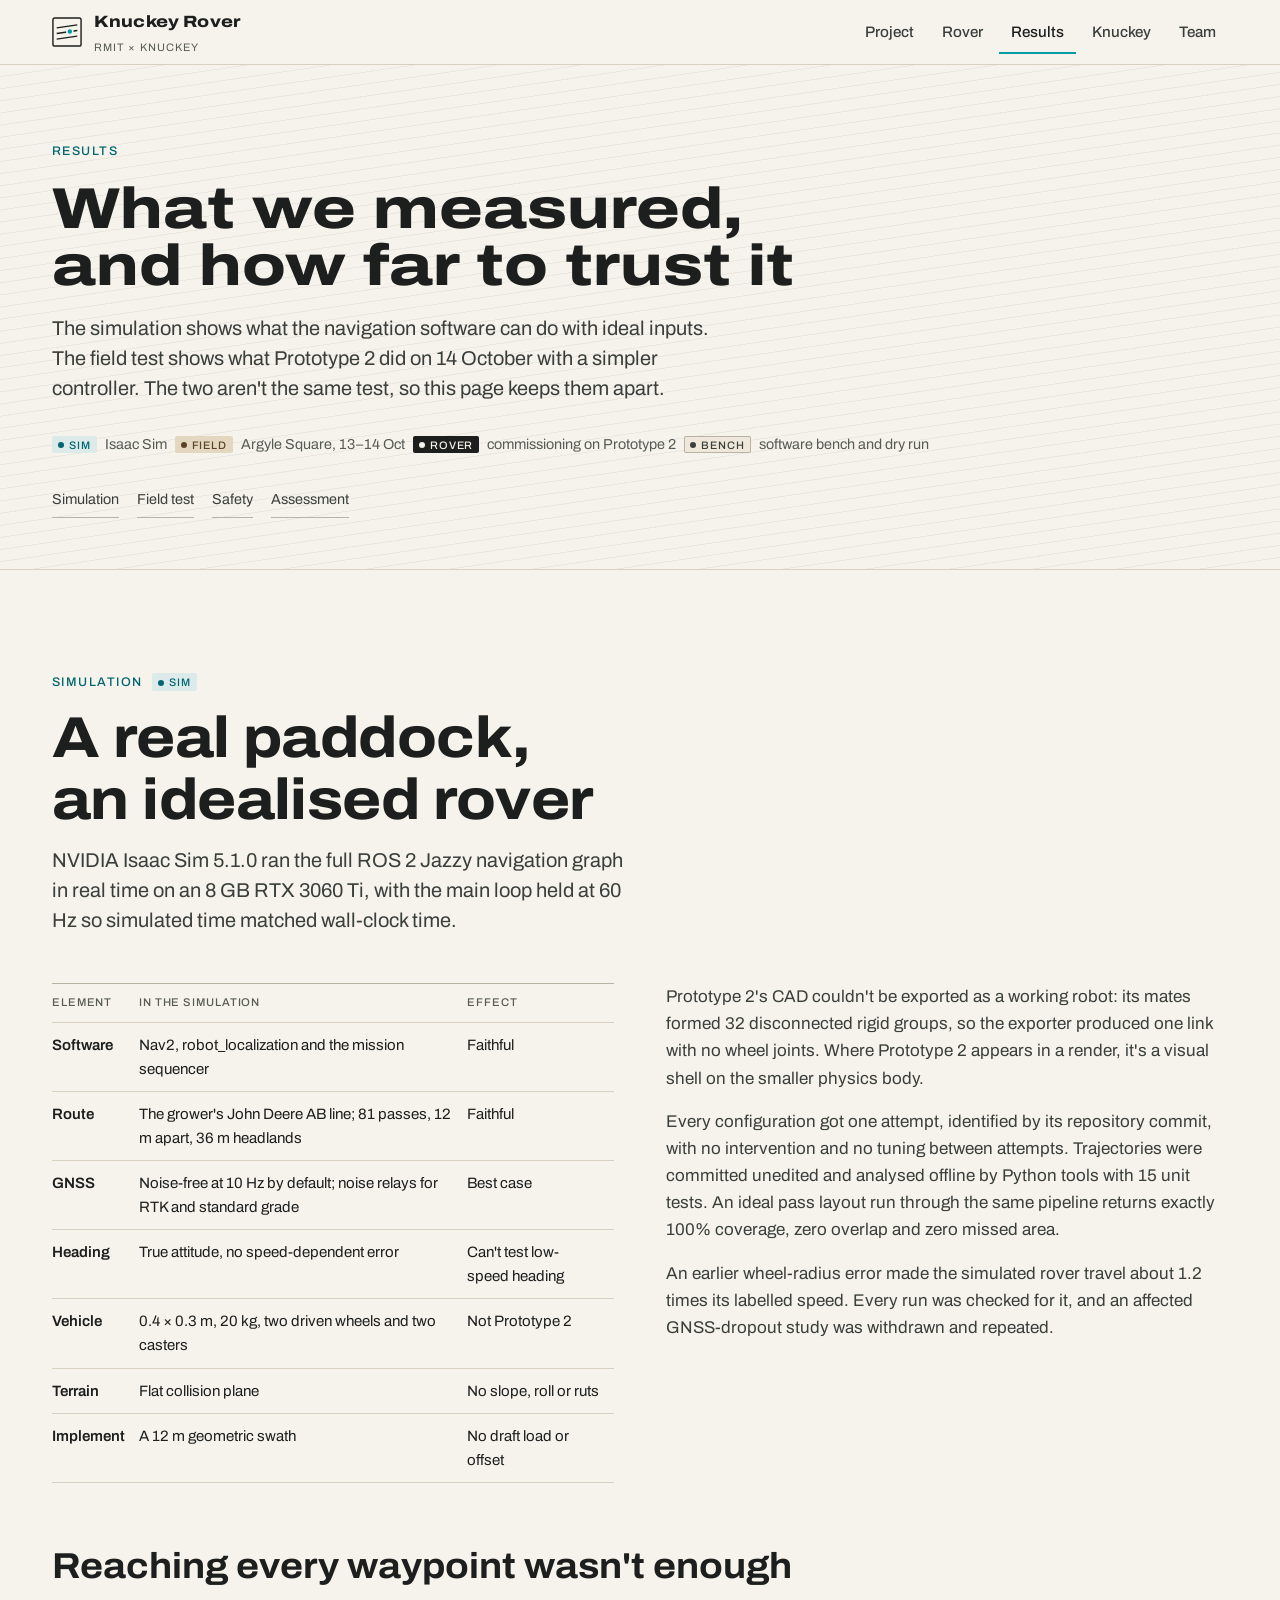
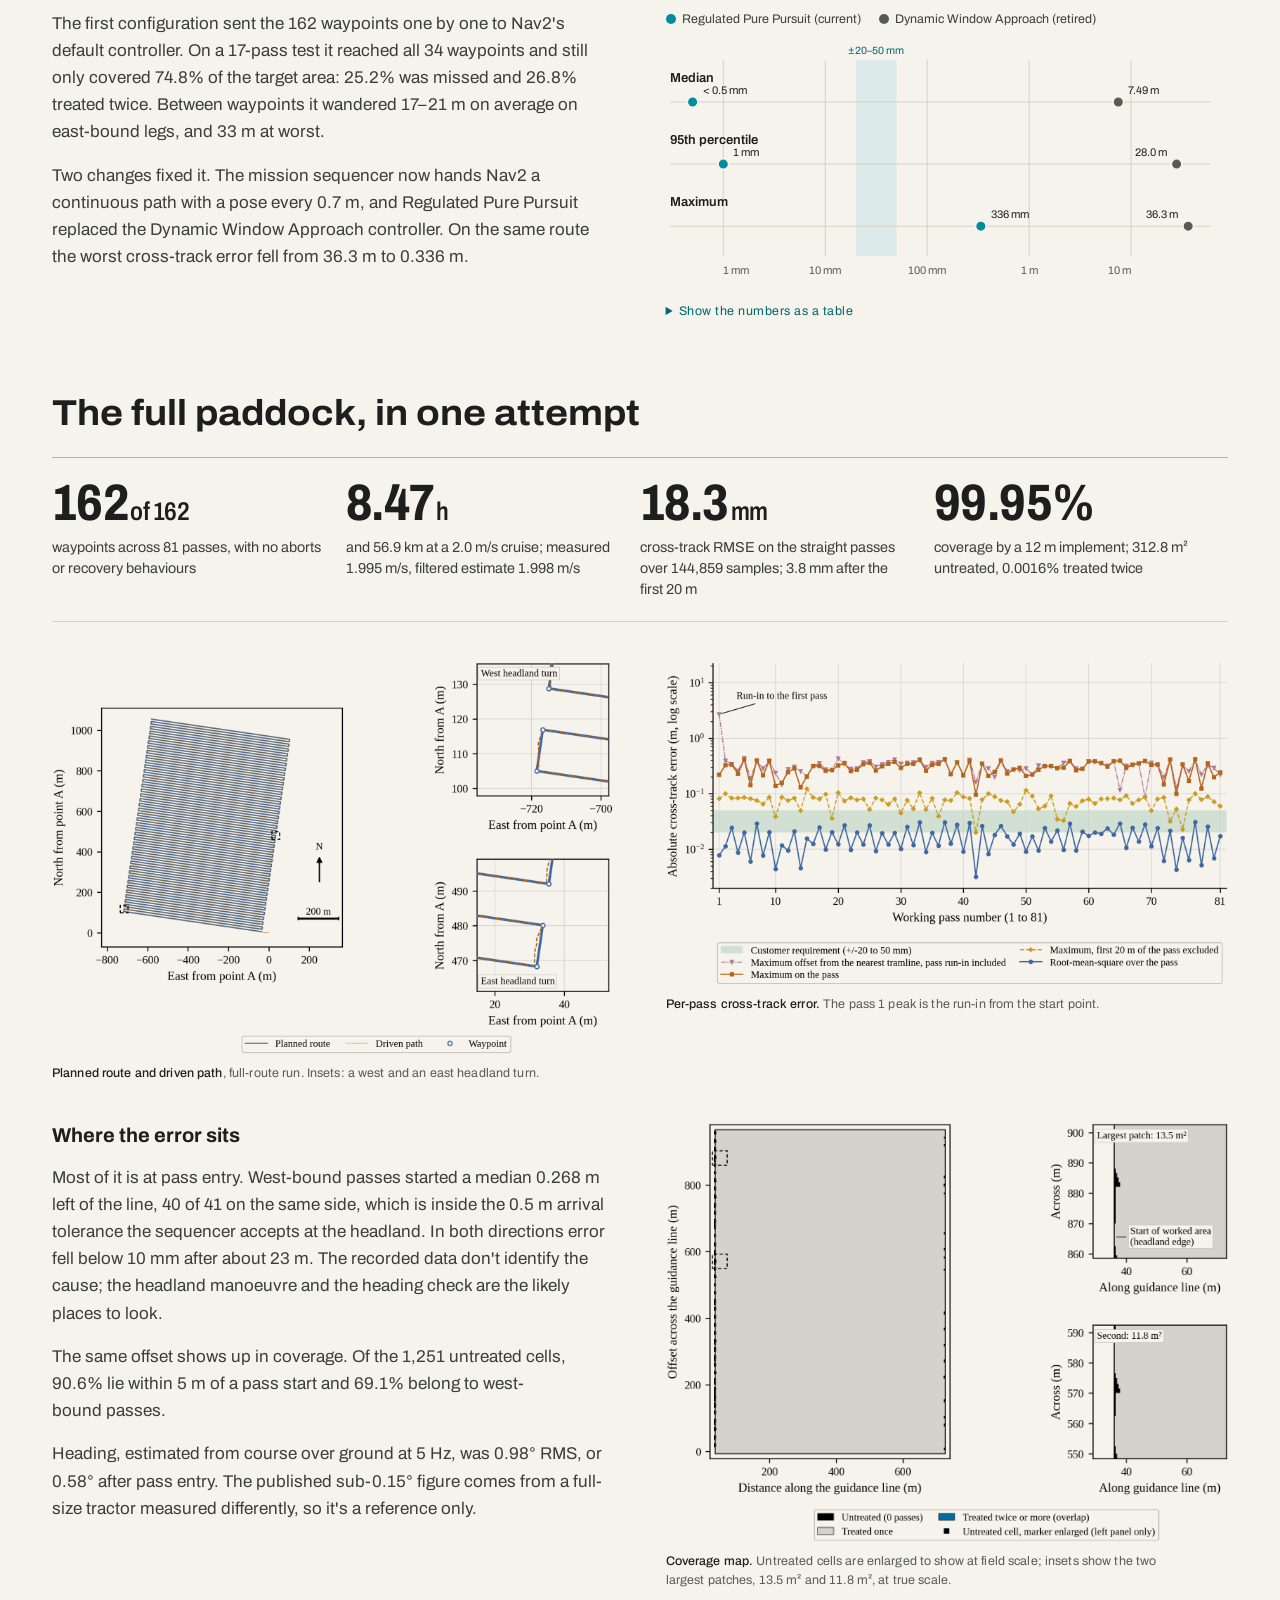
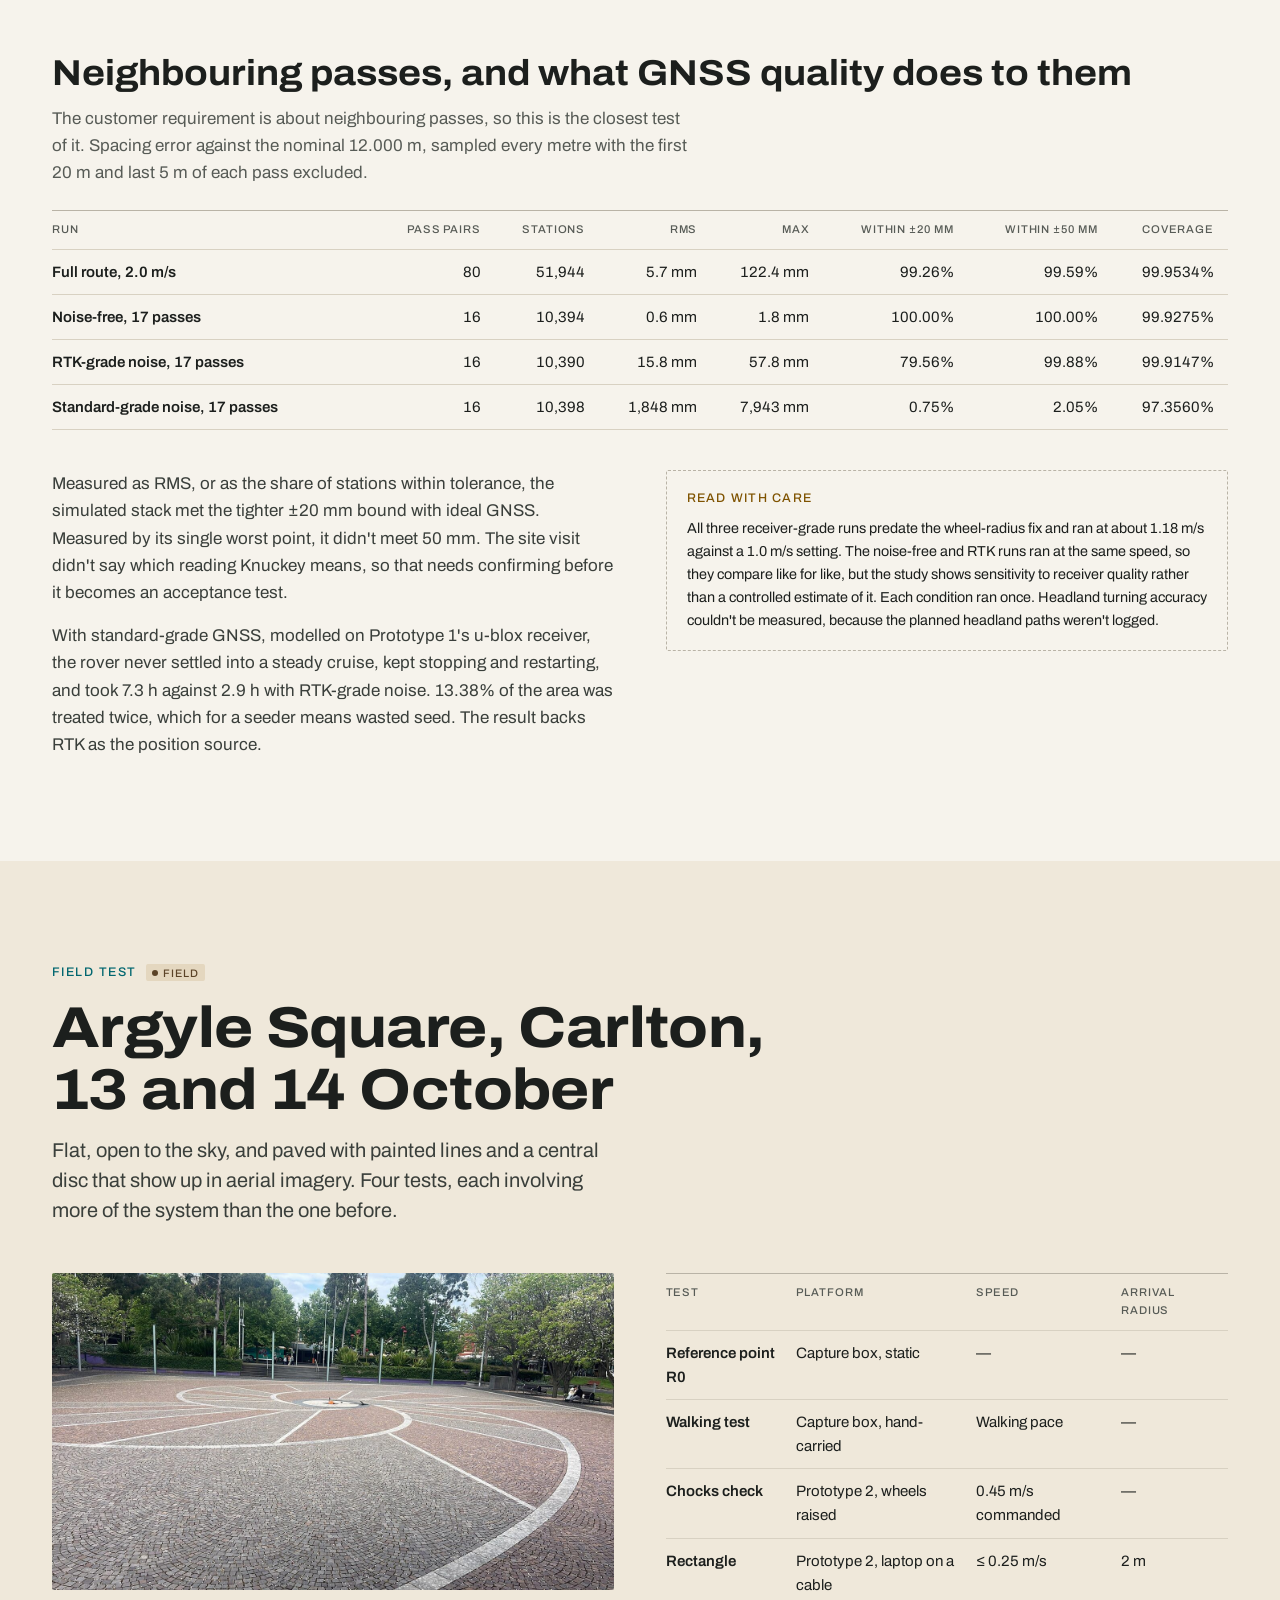
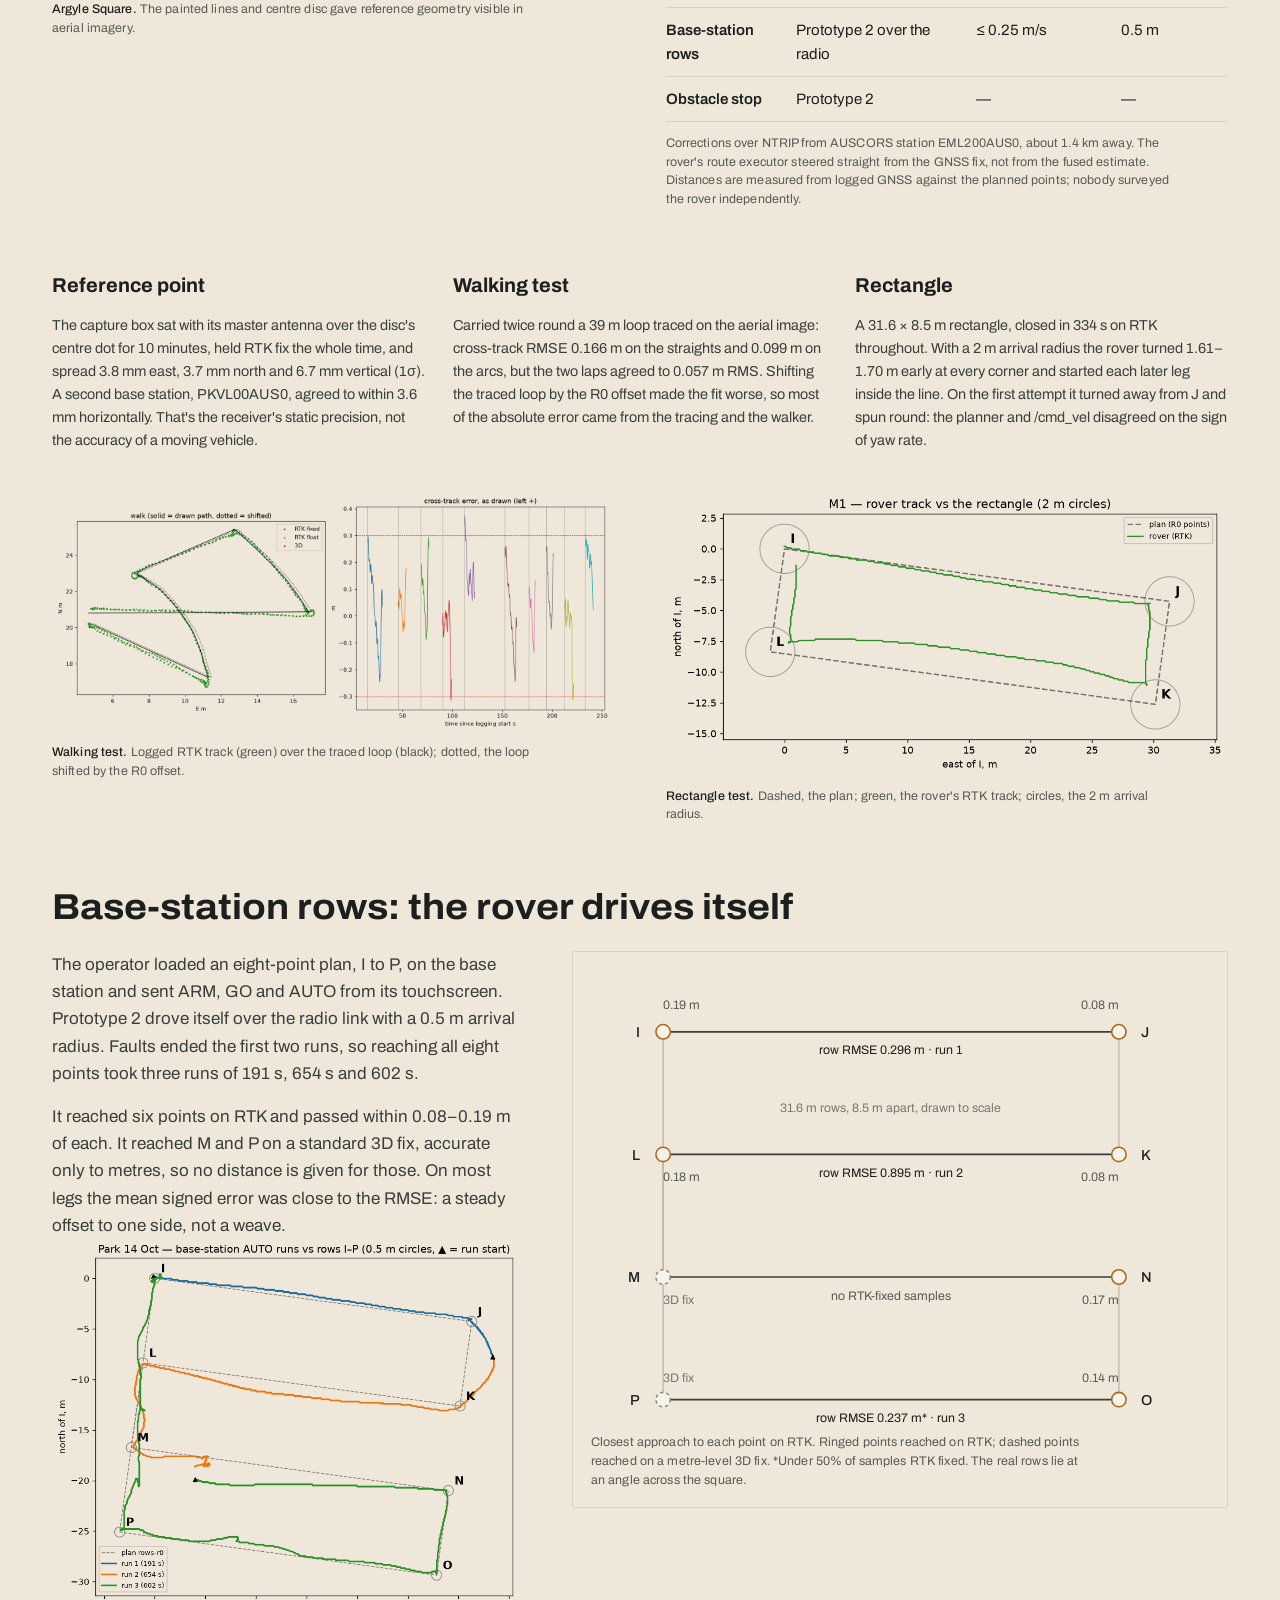
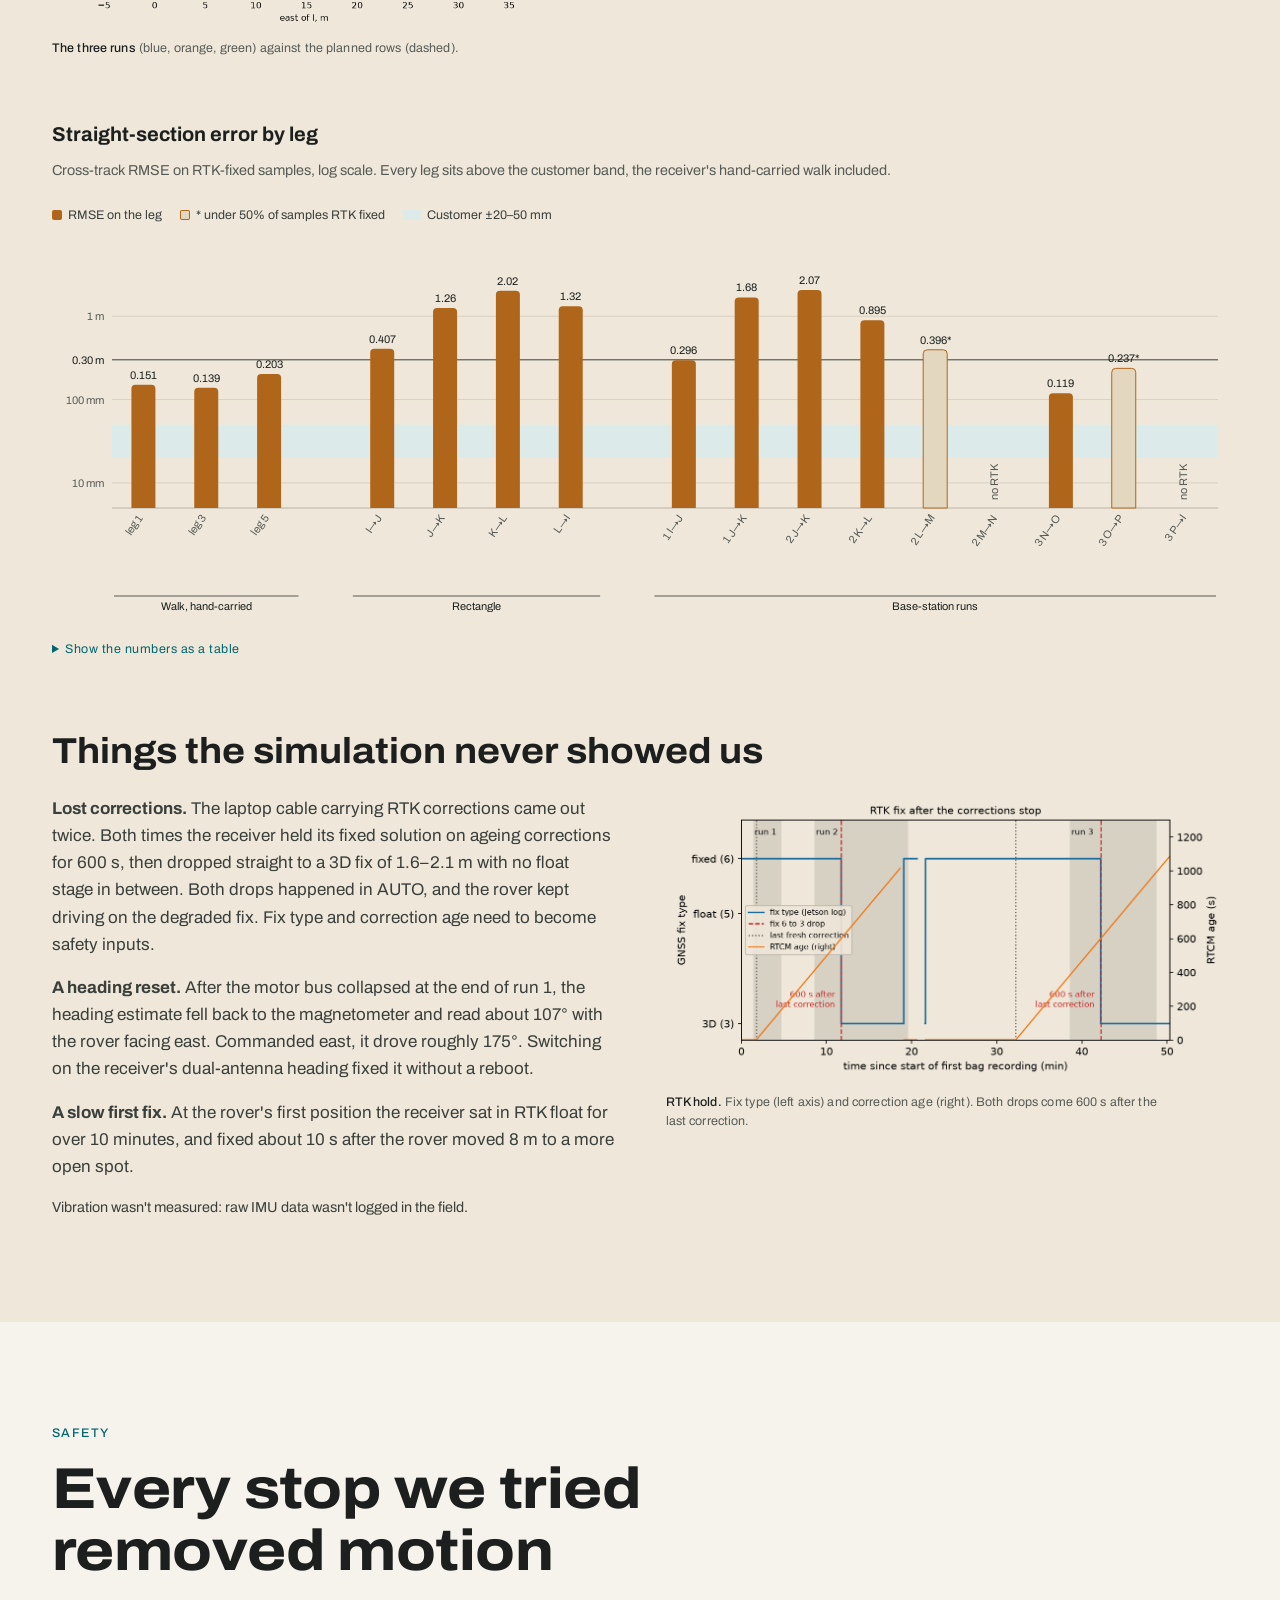
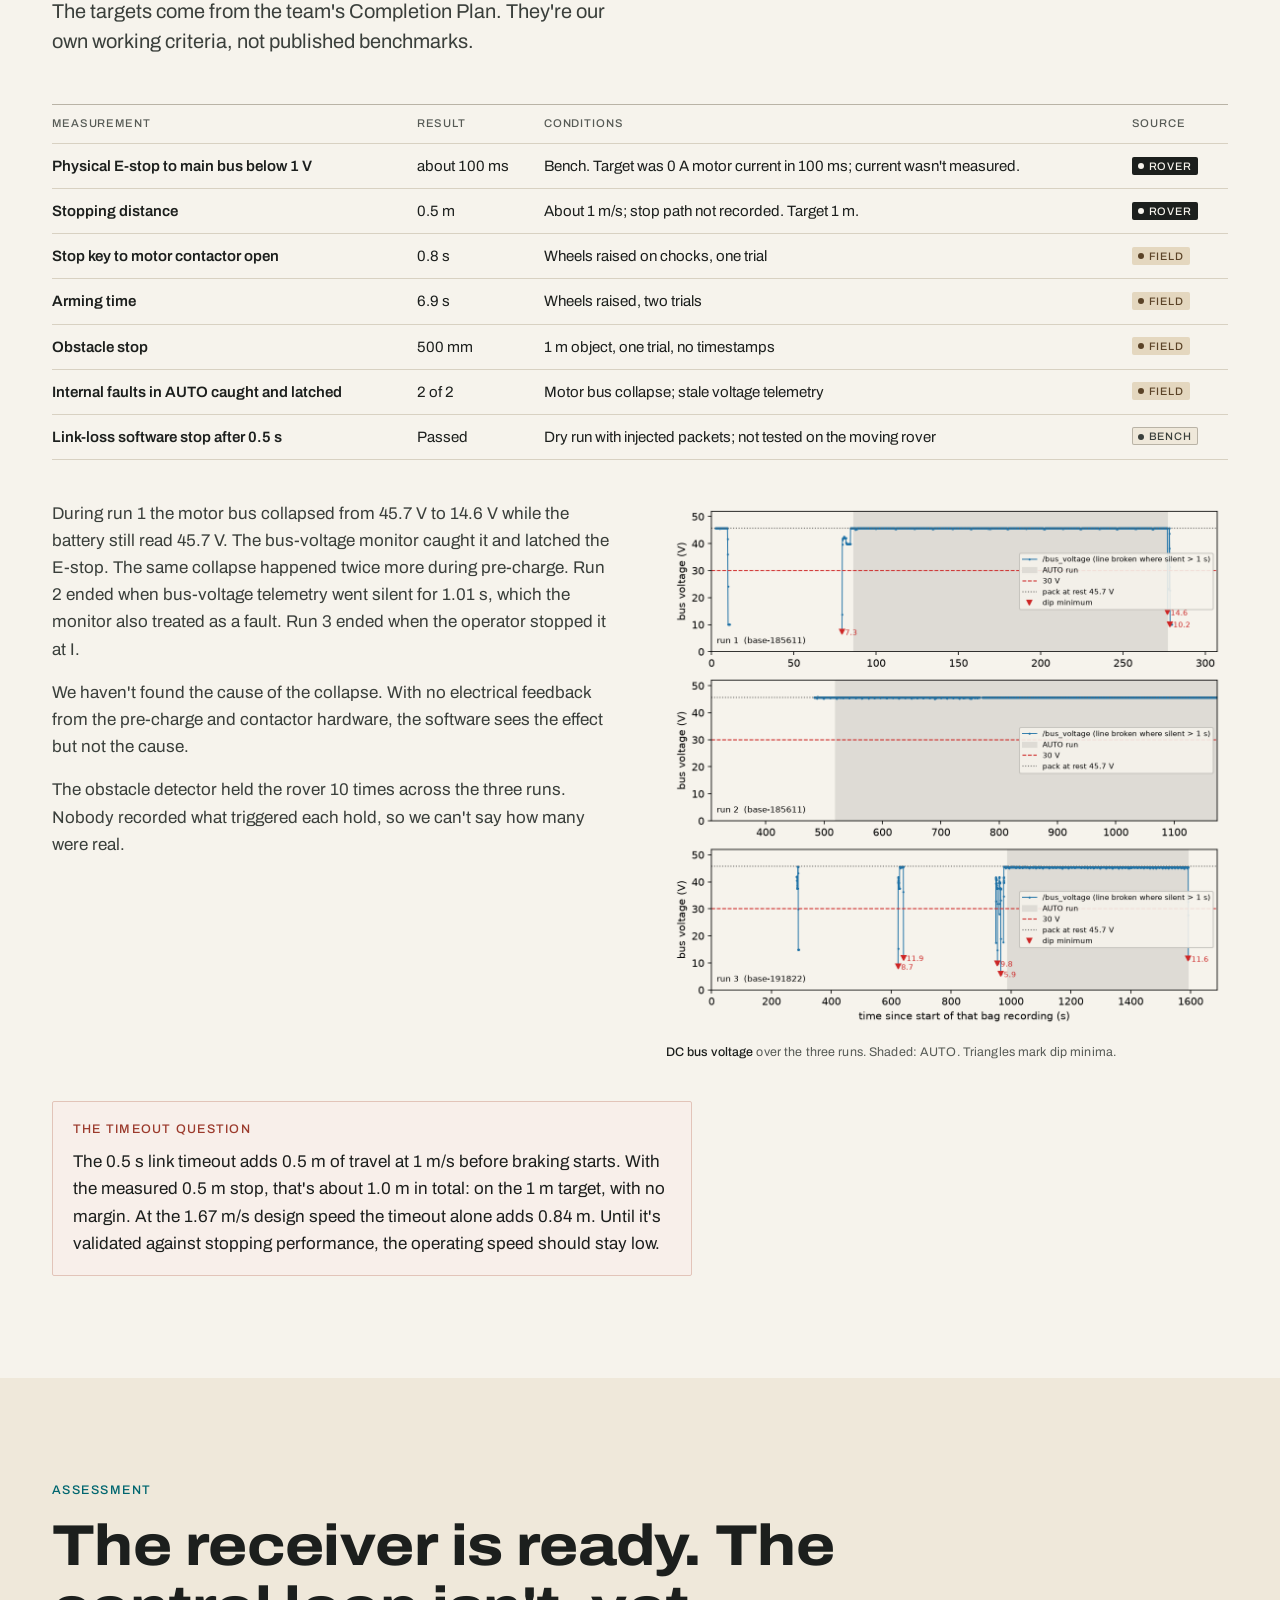
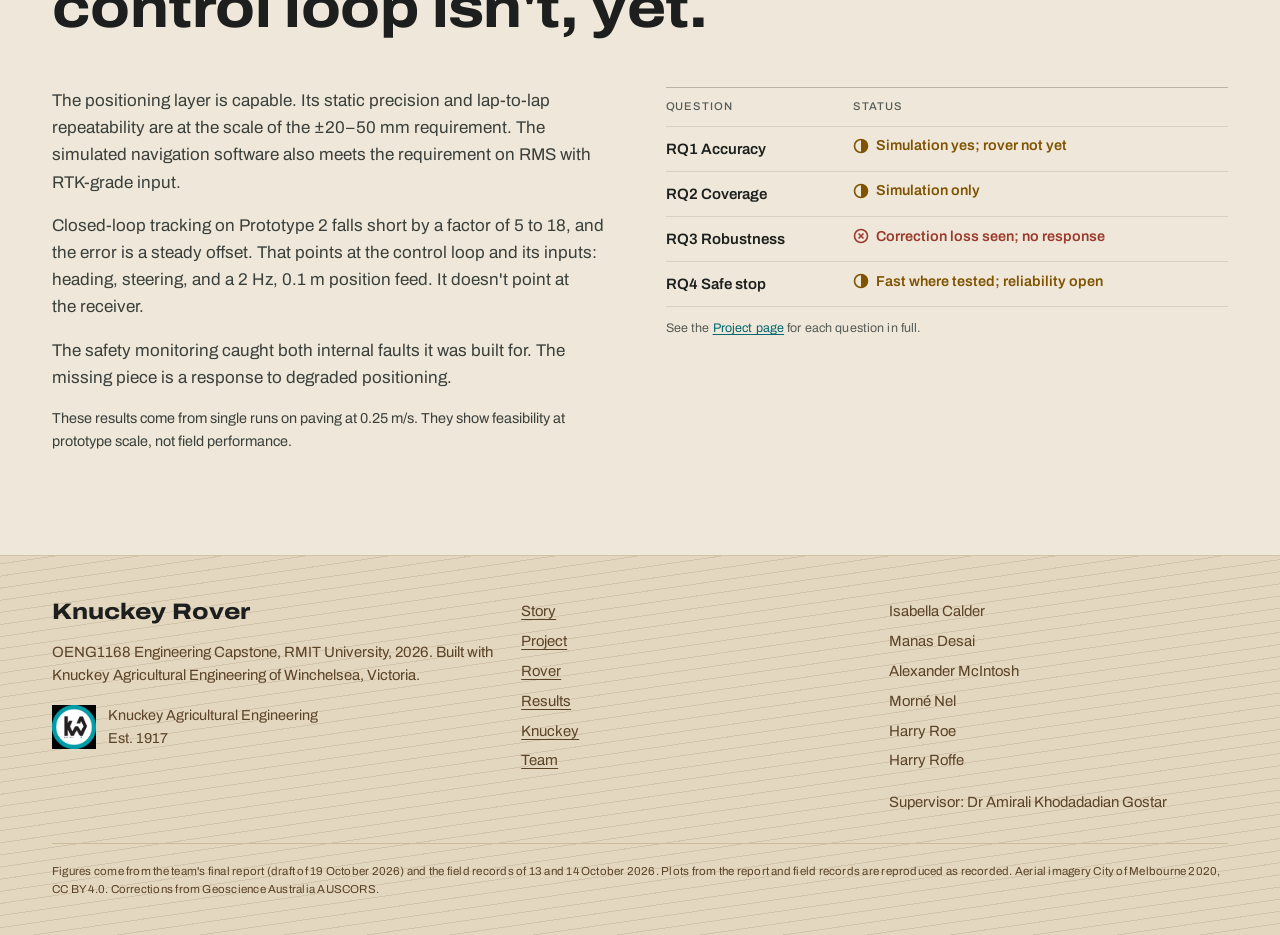
<file: results.html>
<!doctype html>
<html lang="en-AU">
<head>
<meta charset="utf-8">
<meta name="viewport" content="width=device-width, initial-scale=1, viewport-fit=cover">
<title>Results · Knuckey Rover</title>
<meta name="claude:viewport-fit-sides" content="cover">
<meta name="description" content="Simulation and field results for the Knuckey Rover: tracking accuracy, coverage, robustness and safe-stop response, with test conditions.">
<link rel="preconnect" href="https://fonts.googleapis.com">
<link rel="preconnect" href="https://fonts.gstatic.com" crossorigin>
<link rel="stylesheet" href="https://fonts.googleapis.com/css2?family=Archivo:wdth,wght@62..125,100..900&amp;display=swap">
<link rel="stylesheet" href="assets/css/site.css">
</head>
<body>
<a class="skip" href="#main">Skip to content</a>

<header class="site-header">
  <div class="wrap">
    <a class="brand" href="index.html" aria-label="Knuckey Rover home">
      <svg class="brand-mark" viewBox="0 0 32 32" aria-hidden="true"><rect x="1" y="1" width="30" height="30" rx="2" fill="none" stroke="#1C1F1D" stroke-width="1.5"/><g stroke="#1C1F1D" stroke-width="1.4"><path d="M5 11.6 27 8.4"/><path d="M5 17.6 27 14.4"/><path d="M5 23.6 27 20.4"/></g><circle cx="19" cy="15.5" r="3.2" fill="#009CA8" stroke="#F6F3EC" stroke-width="1.6"/></svg>
      <span><span class="brand-name">Knuckey Rover</span><span class="brand-sub">RMIT × Knuckey</span></span>
    </a>
    <button class="nav-toggle" type="button" aria-expanded="false" aria-controls="site-nav">Menu</button>
    <nav class="nav" id="site-nav" aria-label="Main">
      <a href="project.html">Project</a>
      <a href="rover.html">Rover</a>
      <a href="results.html" aria-current="page">Results</a>
      <a href="knuckey.html">Knuckey</a>
      <a href="team.html">Team</a>
    </nav>
  </div>
</header>

<main id="main">

<section class="page-head">
  <div class="wrap">
    <p class="eyebrow">Results</p>
    <h1>What we measured, and how far to trust it</h1>
    <p class="lede">The simulation shows what the navigation software can do with ideal inputs. The field test shows what Prototype 2 did on 14 October with a simpler controller. The two aren't the same test, so this page keeps them apart.</p>
    <div class="flow mt-1" aria-label="Source tags used on this site">
      <span class="src src-sim">Sim</span><span class="small muted">Isaac Sim</span>
      <span class="src src-field">Field</span><span class="small muted">Argyle Square, 13–14 Oct</span>
      <span class="src src-rover">Rover</span><span class="small muted">commissioning on Prototype 2</span>
      <span class="src src-bench">Bench</span><span class="small muted">software bench and dry run</span>
    </div>
    <nav class="toc" aria-label="On this page">
      <a href="#sim">Simulation</a>
      <a href="#field">Field test</a>
      <a href="#safety">Safety</a>
      <a href="#assessment">Assessment</a>
    </nav>
  </div>
</section>

<!-- ============ SIMULATION ============ -->
<section id="sim" class="band" aria-labelledby="h-sim">
  <div class="wrap">
    <div class="section-head">
      <p class="eyebrow">Simulation <span class="src src-sim">Sim</span></p>
      <h2 id="h-sim" class="h-section">A real paddock, an idealised rover</h2>
      <p class="lede">NVIDIA Isaac Sim 5.1.0 ran the full ROS 2 Jazzy navigation graph in real time on an 8 GB RTX 3060 Ti, with the main loop held at 60 Hz so simulated time matched wall-clock time.</p>
    </div>
    <div class="cols-2">
      <div class="table-wrap">
        <table class="data" style="min-width:0">
          <thead><tr><th scope="col">Element</th><th scope="col">In the simulation</th><th scope="col">Effect</th></tr></thead>
          <tbody>
            <tr><th scope="row">Software</th><td>Nav2, robot_localization and the mission sequencer</td><td>Faithful</td></tr>
            <tr><th scope="row">Route</th><td>The grower's John Deere AB line; 81 passes, 12 m apart, 36 m headlands</td><td>Faithful</td></tr>
            <tr><th scope="row">GNSS</th><td>Noise-free at 10 Hz by default; noise relays for RTK and standard grade</td><td>Best case</td></tr>
            <tr><th scope="row">Heading</th><td>True attitude, no speed-dependent error</td><td>Can't test low-speed heading</td></tr>
            <tr><th scope="row">Vehicle</th><td>0.4 × 0.3 m, 20 kg, two driven wheels and two casters</td><td>Not Prototype 2</td></tr>
            <tr><th scope="row">Terrain</th><td>Flat collision plane</td><td>No slope, roll or ruts</td></tr>
            <tr><th scope="row">Implement</th><td>A 12 m geometric swath</td><td>No draft load or offset</td></tr>
          </tbody>
        </table>
      </div>
      <div class="prose stack">
        <p>Prototype 2's CAD couldn't be exported as a working robot: its mates formed 32 disconnected rigid groups, so the exporter produced one link with no wheel joints. Where Prototype 2 appears in a render, it's a visual shell on the smaller physics body.</p>
        <p>Every configuration got one attempt, identified by its repository commit, with no intervention and no tuning between attempts. Trajectories were committed unedited and analysed offline by Python tools with 15 unit tests. An ideal pass layout run through the same pipeline returns exactly 100% coverage, zero overlap and zero missed area.</p>
        <p>An earlier wheel-radius error made the simulated rover travel about 1.2 times its labelled speed. Every run was checked for it, and an affected GNSS-dropout study was withdrawn and repeated.</p>
      </div>
    </div>

    <h3 class="h-sub mt-4">Reaching every waypoint wasn't enough</h3>
    <div class="cols-2 mt-2">
      <div class="prose stack">
        <p>The first configuration sent the 162 waypoints one by one to Nav2's default controller. On a 17-pass test it reached all 34 waypoints and still only covered 74.8% of the target area: 25.2% was missed and 26.8% treated twice. Between waypoints it wandered 17–21 m on average on east-bound legs, and 33 m at worst.</p>
        <p>Two changes fixed it. The mission sequencer now hands Nav2 a continuous path with a pose every 0.7 m, and Regulated Pure Pursuit replaced the Dynamic Window Approach controller. On the same route the worst cross-track error fell from 36.3 m to 0.336 m.</p>
      </div>
      <div>
        <div class="legend" aria-hidden="true"><span><i style="background:var(--c-sim)"></i>Regulated Pure Pursuit (current)</span><span><i style="background:var(--ink-3)"></i>Dynamic Window Approach (retired)</span></div>
        <div class="chart" id="ctrl-chart"></div>
        <details class="table-twin">
          <summary>Show the numbers as a table</summary>
          <div class="table-wrap"><table class="data" style="min-width:0">
            <thead><tr><th scope="col">Cross-track statistic</th><th scope="col" class="n">RPP</th><th scope="col" class="n">DWA</th><th scope="col" class="n">DWA, alt. tuning</th></tr></thead>
            <tbody>
              <tr><th scope="row">Median</th><td class="n">&lt; 0.5 mm</td><td class="n">7.490 m</td><td class="n">9.558 m</td></tr>
              <tr><th scope="row">95th percentile</th><td class="n">0.001 m</td><td class="n">27.967 m</td><td class="n">27.643 m</td></tr>
              <tr><th scope="row">Maximum</th><td class="n">0.336 m</td><td class="n">36.336 m</td><td class="n">34.359 m</td></tr>
            </tbody>
          </table></div>
        </details>
      </div>
    </div>

    <h3 class="h-sub mt-4">The full paddock, in one attempt</h3>
    <div class="stats mt-2">
      <div class="stat"><span class="stat-v">162<small>of 162</small></span><span class="stat-l">waypoints across 81 passes, with no aborts or recovery behaviours</span></div>
      <div class="stat"><span class="stat-v">8.47<small>h</small></span><span class="stat-l">and 56.9 km at a 2.0 m/s cruise; measured 1.995 m/s, filtered estimate 1.998 m/s</span></div>
      <div class="stat"><span class="stat-v">18.3<small>mm</small></span><span class="stat-l">cross-track RMSE on the straight passes over 144,859 samples; 3.8 mm after the first 20 m</span></div>
      <div class="stat"><span class="stat-v">99.95%</span><span class="stat-l">coverage by a 12 m implement; 312.8 m² untreated, 0.0016% treated twice</span></div>
    </div>
    <div class="cols-2 mt-3">
      <figure class="fig plot">
        <img src="assets/fig/full-route.png" width="1600" height="1114" loading="lazy" alt="Plot of the planned route and driven path over the whole paddock, with insets of one west and one east headland turn.">
        <figcaption class="cap"><b>Planned route and driven path</b>, full-route run. Insets: a west and an east headland turn.</figcaption>
      </figure>
      <figure class="fig plot">
        <img src="assets/fig/per-pass-error.png" width="1600" height="918" loading="lazy" alt="Per-pass cross-track error for passes 1 to 81 on a log scale: per-pass RMS mostly near 1 centimetre, maximum after the first 20 metres near 10 centimetres, maximum including pass entry near 30 centimetres.">
        <figcaption class="cap"><b>Per-pass cross-track error.</b> The pass 1 peak is the run-in from the start point.</figcaption>
      </figure>
    </div>
    <div class="cols-2 mt-3">
      <div class="prose stack">
        <h3 class="h-small">Where the error sits</h3>
        <p>Most of it is at pass entry. West-bound passes started a median 0.268 m left of the line, 40 of 41 on the same side, which is inside the 0.5 m arrival tolerance the sequencer accepts at the headland. In both directions error fell below 10 mm after about 23 m. The recorded data don't identify the cause; the headland manoeuvre and the heading check are the likely places to look.</p>
        <p>The same offset shows up in coverage. Of the 1,251 untreated cells, 90.6% lie within 5 m of a pass start and 69.1% belong to west-bound passes.</p>
        <p>Heading, estimated from course over ground at 5 Hz, was 0.98° RMS, or 0.58° after pass entry. The published sub-0.15° figure comes from a full-size tractor measured differently, so it's a reference only.</p>
      </div>
      <figure class="fig plot">
        <img src="assets/fig/coverage-map.png" width="1382" height="1031" loading="lazy" alt="Coverage map of the paddock: almost entirely treated once, with thin untreated strips along the start-of-pass edge, and two insets of the largest untreated patches of 13.5 and 11.8 square metres.">
        <figcaption class="cap"><b>Coverage map.</b> Untreated cells are enlarged to show at field scale; insets show the two largest patches, 13.5 m² and 11.8 m², at true scale.</figcaption>
      </figure>
    </div>

    <h3 class="h-sub mt-4">Neighbouring passes, and what GNSS quality does to them</h3>
    <p class="prose muted mt-1">The customer requirement is about neighbouring passes, so this is the closest test of it. Spacing error against the nominal 12.000 m, sampled every metre with the first 20 m and last 5 m of each pass excluded.</p>
    <div class="table-wrap mt-2">
      <table class="data">
        <thead><tr><th scope="col">Run</th><th scope="col" class="n">Pass pairs</th><th scope="col" class="n">Stations</th><th scope="col" class="n">RMS</th><th scope="col" class="n">Max</th><th scope="col" class="n">Within ±20 mm</th><th scope="col" class="n">Within ±50 mm</th><th scope="col" class="n">Coverage</th></tr></thead>
        <tbody>
          <tr><th scope="row">Full route, 2.0 m/s</th><td class="n">80</td><td class="n">51,944</td><td class="n">5.7 mm</td><td class="n">122.4 mm</td><td class="n">99.26%</td><td class="n">99.59%</td><td class="n">99.9534%</td></tr>
          <tr><th scope="row">Noise-free, 17 passes</th><td class="n">16</td><td class="n">10,394</td><td class="n">0.6 mm</td><td class="n">1.8 mm</td><td class="n">100.00%</td><td class="n">100.00%</td><td class="n">99.9275%</td></tr>
          <tr><th scope="row">RTK-grade noise, 17 passes</th><td class="n">16</td><td class="n">10,390</td><td class="n">15.8 mm</td><td class="n">57.8 mm</td><td class="n">79.56%</td><td class="n">99.88%</td><td class="n">99.9147%</td></tr>
          <tr><th scope="row">Standard-grade noise, 17 passes</th><td class="n">16</td><td class="n">10,398</td><td class="n">1,848 mm</td><td class="n">7,943 mm</td><td class="n">0.75%</td><td class="n">2.05%</td><td class="n">97.3560%</td></tr>
        </tbody>
      </table>
    </div>
    <div class="cols-2 mt-3">
      <div class="prose stack">
        <p>Measured as RMS, or as the share of stations within tolerance, the simulated stack met the tighter ±20 mm bound with ideal GNSS. Measured by its single worst point, it didn't meet 50 mm. The site visit didn't say which reading Knuckey means, so that needs confirming before it becomes an acceptance test.</p>
        <p>With standard-grade GNSS, modelled on Prototype 1's u-blox receiver, the rover never settled into a steady cruise, kept stopping and restarting, and took 7.3 h against 2.9 h with RTK-grade noise. 13.38% of the area was treated twice, which for a seeder means wasted seed. The result backs RTK as the position source.</p>
      </div>
      <div class="note is-todo">
        <span class="note-label">Read with care</span>
        <p class="small">All three receiver-grade runs predate the wheel-radius fix and ran at about 1.18 m/s against a 1.0 m/s setting. The noise-free and RTK runs ran at the same speed, so they compare like for like, but the study shows sensitivity to receiver quality rather than a controlled estimate of it. Each condition ran once. Headland turning accuracy couldn't be measured, because the planned headland paths weren't logged.</p>
      </div>
    </div>
  </div>
</section>

<!-- ============ FIELD ============ -->
<section id="field" class="band band-paper2" aria-labelledby="h-field">
  <div class="wrap">
    <div class="section-head">
      <p class="eyebrow">Field test <span class="src src-field">Field</span></p>
      <h2 id="h-field" class="h-section">Argyle Square, Carlton, 13 and 14 October</h2>
      <p class="lede">Flat, open to the sky, and paved with painted lines and a central disc that show up in aerial imagery. Four tests, each involving more of the system than the one before.</p>
    </div>
    <div class="cols-2">
      <figure class="fig">
        <img src="assets/img/argyle-square.jpg" width="1400" height="788" loading="lazy" alt="Argyle Square: a paved plaza with radiating painted lines and a central white disc, ringed by trees.">
        <figcaption class="cap"><b>Argyle Square.</b> The painted lines and centre disc gave reference geometry visible in aerial imagery.</figcaption>
      </figure>
      <div class="table-wrap">
        <table class="data" style="min-width:0">
          <thead><tr><th scope="col">Test</th><th scope="col">Platform</th><th scope="col">Speed</th><th scope="col">Arrival radius</th></tr></thead>
          <tbody>
            <tr><th scope="row">Reference point R0</th><td>Capture box, static</td><td>—</td><td>—</td></tr>
            <tr><th scope="row">Walking test</th><td>Capture box, hand-carried</td><td>Walking pace</td><td>—</td></tr>
            <tr><th scope="row">Chocks check</th><td>Prototype 2, wheels raised</td><td>0.45 m/s commanded</td><td>—</td></tr>
            <tr><th scope="row">Rectangle</th><td>Prototype 2, laptop on a cable</td><td>≤ 0.25 m/s</td><td>2 m</td></tr>
            <tr><th scope="row">Base-station rows</th><td>Prototype 2 over the radio</td><td>≤ 0.25 m/s</td><td>0.5 m</td></tr>
            <tr><th scope="row">Obstacle stop</th><td>Prototype 2</td><td>—</td><td>—</td></tr>
          </tbody>
        </table>
        <p class="cap mt-1">Corrections over NTRIP from AUSCORS station EML200AUS0, about 1.4 km away. The rover's route executor steered straight from the GNSS fix, not from the fused estimate. Distances are measured from logged GNSS against the planned points; nobody surveyed the rover independently.</p>
      </div>
    </div>

    <div class="cols-3 mt-4">
      <div class="stack">
        <h3 class="h-small">Reference point</h3>
        <p class="small" style="color:var(--ink-2)">The capture box sat with its master antenna over the disc's centre dot for 10 minutes, held RTK fix the whole time, and spread 3.8 mm east, 3.7 mm north and 6.7 mm vertical (1σ). A second base station, PKVL00AUS0, agreed to within 3.6 mm horizontally. That's the receiver's static precision, not the accuracy of a moving vehicle.</p>
      </div>
      <div class="stack">
        <h3 class="h-small">Walking test</h3>
        <p class="small" style="color:var(--ink-2)">Carried twice round a 39 m loop traced on the aerial image: cross-track RMSE 0.166 m on the straights and 0.099 m on the arcs, but the two laps agreed to 0.057 m RMS. Shifting the traced loop by the R0 offset made the fit worse, so most of the absolute error came from the tracing and the walker.</p>
      </div>
      <div class="stack">
        <h3 class="h-small">Rectangle</h3>
        <p class="small" style="color:var(--ink-2)">A 31.6 × 8.5 m rectangle, closed in 334 s on RTK throughout. With a 2 m arrival radius the rover turned 1.61–1.70 m early at every corner and started each later leg inside the line. On the first attempt it turned away from J and spun round: the planner and /cmd_vel disagreed on the sign of yaw rate.</p>
      </div>
    </div>
    <div class="cols-2 mt-3">
      <figure class="fig plot">
        <img src="assets/fig/walk-result.png" width="1540" height="660" loading="lazy" alt="Left: the logged RTK track over the traced walking loop. Right: cross-track error on each leg against plus and minus 0.30 metre lines.">
        <figcaption class="cap"><b>Walking test.</b> Logged RTK track (green) over the traced loop (black); dotted, the loop shifted by the R0 offset.</figcaption>
      </figure>
      <figure class="fig plot">
        <img src="assets/fig/rectangle-result.png" width="1033" height="523" loading="lazy" alt="The planned rectangle I, J, K, L with the rover's RTK track cutting inside each corner, and 2 metre arrival circles at the corners.">
        <figcaption class="cap"><b>Rectangle test.</b> Dashed, the plan; green, the rover's RTK track; circles, the 2 m arrival radius.</figcaption>
      </figure>
    </div>

    <h3 class="h-sub mt-4">Base-station rows: the rover drives itself</h3>
    <div class="cols-2-wide mt-2">
      <div class="stack-lg">
        <div class="prose stack">
          <p>The operator loaded an eight-point plan, I to P, on the base station and sent ARM, GO and AUTO from its touchscreen. Prototype 2 drove itself over the radio link with a 0.5 m arrival radius. Faults ended the first two runs, so reaching all eight points took three runs of 191 s, 654 s and 602 s.</p>
          <p>It reached six points on RTK and passed within 0.08–0.19 m of each. It reached M and P on a standard 3D fix, accurate only to metres, so no distance is given for those. On most legs the mean signed error was close to the RMSE: a steady offset to one side, not a weave.</p>
        </div>
        <figure class="fig plot">
          <img src="assets/fig/base-runs.png" width="897" height="747" loading="lazy" alt="The three base-station runs in blue, orange and green against the planned rows I to P, with 0.5 metre arrival circles and triangles marking each run's start.">
          <figcaption class="cap"><b>The three runs</b> (blue, orange, green) against the planned rows (dashed).</figcaption>
        </figure>
      </div>
      <figure class="fig frame">
        <svg viewBox="0 0 600 440" role="img" aria-label="Plan of the four 31.6 metre rows, 8.5 metres apart, from I to P. Closest approach on RTK: I 0.19, J 0.08, K 0.08, L 0.18, N 0.17, O 0.14 metres. M and P reached on a 3D fix, not reported. Row cross-track RMSE: I to J 0.296, K to L 0.895, O to P 0.237 metres; M to N had no RTK samples." style="width:100%;height:auto">
          <g font-family="Archivo, Helvetica Neue, Arial, sans-serif" font-size="12" fill="#575B56">
            <!-- 14 px per metre; origin I at (70,60) -->
            <g stroke="#3A3F3B" stroke-width="1.6" fill="none">
              <path d="M70 60 H512.4"/><path d="M512.4 179 H70"/><path d="M70 298 H512.4"/><path d="M512.4 417 H70"/>
            </g>
            <g stroke="#B9B3A6" stroke-width="1.2" fill="none">
              <path d="M512.4 60 V179"/><path d="M70 179 V298"/><path d="M512.4 298 V417"/><path d="M70 417 V60"/>
            </g>
            <g fill="#F6F3EC" stroke="#B0661A" stroke-width="1.5">
              <circle cx="70" cy="60" r="7"/><circle cx="512.4" cy="60" r="7"/><circle cx="512.4" cy="179" r="7"/><circle cx="70" cy="179" r="7"/><circle cx="512.4" cy="298" r="7"/><circle cx="512.4" cy="417" r="7"/>
            </g>
            <g fill="#F6F3EC" stroke="#8C877C" stroke-width="1.5" stroke-dasharray="3 3">
              <circle cx="70" cy="298" r="7"/><circle cx="70" cy="417" r="7"/>
            </g>
            <g fill="#1C1F1D" font-size="14" font-weight="500">
              <text x="48" y="65" text-anchor="end">I</text><text x="534" y="65">J</text><text x="534" y="184">K</text><text x="48" y="184" text-anchor="end">L</text>
              <text x="48" y="303" text-anchor="end">M</text><text x="534" y="303">N</text><text x="534" y="422">O</text><text x="48" y="422" text-anchor="end">P</text>
            </g>
            <text x="70" y="38">0.19 m</text><text x="512.4" y="38" text-anchor="end">0.08 m</text>
            <text x="512.4" y="205" text-anchor="end">0.08 m</text><text x="70" y="205">0.18 m</text>
            <text x="70" y="324" fill="#7A776E">3D fix</text><text x="512.4" y="324" text-anchor="end">0.17 m</text>
            <text x="512.4" y="400" text-anchor="end">0.14 m</text><text x="70" y="400" fill="#7A776E">3D fix</text>
            <text x="291" y="82" text-anchor="middle" fill="#1C1F1D">row RMSE 0.296 m · run 1</text>
            <text x="291" y="201" text-anchor="middle" fill="#1C1F1D">row RMSE 0.895 m · run 2</text>
            <text x="291" y="320" text-anchor="middle">no RTK-fixed samples</text>
            <text x="291" y="439" text-anchor="middle" fill="#1C1F1D">row RMSE 0.237 m* · run 3</text>
            <text x="291" y="138" text-anchor="middle" fill="#7A776E">31.6 m rows, 8.5 m apart, drawn to scale</text>
          </g>
        </svg>
        <figcaption class="cap">Closest approach to each point on RTK. Ringed points reached on RTK; dashed points reached on a metre-level 3D fix. *Under 50% of samples RTK fixed. The real rows lie at an angle across the square.</figcaption>
      </figure>
    </div>
    <div class="mt-4">
      <div>
        <p class="h-small">Straight-section error by leg</p>
        <p class="small muted mt-1">Cross-track RMSE on RTK-fixed samples, log scale. Every leg sits above the customer band, the receiver's hand-carried walk included.</p>
        <div class="legend mt-2" aria-hidden="true"><span><i class="sq" style="background:var(--c-field)"></i>RMSE on the leg</span><span><i class="sq" style="background:var(--soil-1);box-shadow:inset 0 0 0 1px var(--c-field)"></i>* under 50% of samples RTK fixed</span><span><i class="band-key"></i>Customer ±20–50 mm</span></div>
        <div class="table-wrap" style="border-top:0">
          <div class="chart" id="leg-chart"></div>
        </div>
        <details class="table-twin">
          <summary>Show the numbers as a table</summary>
          <div class="table-wrap"><table class="data" style="min-width:0">
            <thead><tr><th scope="col">Leg</th><th scope="col" class="n">RMSE</th></tr></thead>
            <tbody>
              <tr><th scope="row">Walk legs 1, 3, 5</th><td class="n">0.151, 0.139, 0.203 m</td></tr>
              <tr><th scope="row">Rectangle I→J, J→K, K→L, L→I</th><td class="n">0.407, 1.26, 2.02, 1.32 m</td></tr>
              <tr><th scope="row">Run 1 I→J, J→K</th><td class="n">0.296, 1.68 m</td></tr>
              <tr><th scope="row">Run 2 J→K, K→L, L→M*</th><td class="n">2.07, 0.895, 0.396 m</td></tr>
              <tr><th scope="row">Run 3 N→O, O→P*</th><td class="n">0.119, 0.237 m</td></tr>
              <tr><th scope="row">M→N, P→I</th><td class="n">no RTK-fixed samples</td></tr>
            </tbody>
          </table></div>
        </details>
      </div>
    </div>

    <h3 class="h-sub mt-4">Things the simulation never showed us</h3>
    <div class="cols-2 mt-2">
      <div class="prose stack">
        <p><b>Lost corrections.</b> The laptop cable carrying RTK corrections came out twice. Both times the receiver held its fixed solution on ageing corrections for 600 s, then dropped straight to a 3D fix of 1.6–2.1 m with no float stage in between. Both drops happened in AUTO, and the rover kept driving on the degraded fix. Fix type and correction age need to become safety inputs.</p>
        <p><b>A heading reset.</b> After the motor bus collapsed at the end of run 1, the heading estimate fell back to the magnetometer and read about 107° with the rover facing east. Commanded east, it drove roughly 175°. Switching on the receiver's dual-antenna heading fixed it without a reboot.</p>
        <p><b>A slow first fix.</b> At the rover's first position the receiver sat in RTK float for over 10 minutes, and fixed about 10 s after the rover moved 8 m to a more open spot.</p>
        <p class="small muted">Vibration wasn't measured: raw IMU data wasn't logged in the field.</p>
      </div>
      <figure class="fig plot">
        <img src="assets/fig/rtk-hold.png" width="1140" height="585" loading="lazy" alt="Receiver fix type and correction age over 50 minutes of base-station runs: both times corrections stopped, the fix dropped from RTK fixed to 3D exactly 600 seconds later.">
        <figcaption class="cap"><b>RTK hold.</b> Fix type (left axis) and correction age (right). Both drops come 600 s after the last correction.</figcaption>
      </figure>
    </div>
  </div>
</section>

<!-- ============ SAFETY ============ -->
<section id="safety" class="band" aria-labelledby="h-safety">
  <div class="wrap">
    <div class="section-head">
      <p class="eyebrow">Safety</p>
      <h2 id="h-safety" class="h-section">Every stop we tried removed motion</h2>
      <p class="lede">The targets come from the team's Completion Plan. They're our own working criteria, not published benchmarks.</p>
    </div>
    <div class="table-wrap">
      <table class="data">
        <thead><tr><th scope="col">Measurement</th><th scope="col">Result</th><th scope="col">Conditions</th><th scope="col">Source</th></tr></thead>
        <tbody>
          <tr><th scope="row">Physical E-stop to main bus below 1 V</th><td class="num">about 100 ms</td><td>Bench. Target was 0 A motor current in 100 ms; current wasn't measured.</td><td><span class="src src-rover">Rover</span></td></tr>
          <tr><th scope="row">Stopping distance</th><td class="num">0.5 m</td><td>About 1 m/s; stop path not recorded. Target 1 m.</td><td><span class="src src-rover">Rover</span></td></tr>
          <tr><th scope="row">Stop key to motor contactor open</th><td class="num">0.8 s</td><td>Wheels raised on chocks, one trial</td><td><span class="src src-field">Field</span></td></tr>
          <tr><th scope="row">Arming time</th><td class="num">6.9 s</td><td>Wheels raised, two trials</td><td><span class="src src-field">Field</span></td></tr>
          <tr><th scope="row">Obstacle stop</th><td class="num">500 mm</td><td>1 m object, one trial, no timestamps</td><td><span class="src src-field">Field</span></td></tr>
          <tr><th scope="row">Internal faults in AUTO caught and latched</th><td class="num">2 of 2</td><td>Motor bus collapse; stale voltage telemetry</td><td><span class="src src-field">Field</span></td></tr>
          <tr><th scope="row">Link-loss software stop after 0.5 s</th><td>Passed</td><td>Dry run with injected packets; not tested on the moving rover</td><td><span class="src src-bench">Bench</span></td></tr>
        </tbody>
      </table>
    </div>
    <div class="cols-2 mt-3">
      <div class="prose stack">
        <p>During run 1 the motor bus collapsed from 45.7 V to 14.6 V while the battery still read 45.7 V. The bus-voltage monitor caught it and latched the E-stop. The same collapse happened twice more during pre-charge. Run 2 ended when bus-voltage telemetry went silent for 1.01 s, which the monitor also treated as a fault. Run 3 ended when the operator stopped it at I.</p>
        <p>We haven't found the cause of the collapse. With no electrical feedback from the pre-charge and contactor hardware, the software sees the effect but not the cause.</p>
        <p>The obstacle detector held the rover 10 times across the three runs. Nobody recorded what triggered each hold, so we can't say how many were real.</p>
      </div>
      <figure class="fig plot">
        <img src="assets/fig/bus-voltage.png" width="1140" height="1080" loading="lazy" alt="DC bus voltage across the three base-station runs: steady near 45.7 volts in AUTO, with sharp dips to 14.6, 9.8 and 5.9 volts marked.">
        <figcaption class="cap"><b>DC bus voltage</b> over the three runs. Shaded: AUTO. Triangles mark dip minima.</figcaption>
      </figure>
    </div>
    <div class="note is-gap mt-3">
      <span class="note-label">The timeout question</span>
      <p>The 0.5 s link timeout adds 0.5 m of travel at 1 m/s before braking starts. With the measured 0.5 m stop, that's about 1.0 m in total: on the 1 m target, with no margin. At the 1.67 m/s design speed the timeout alone adds 0.84 m. Until it's validated against stopping performance, the operating speed should stay low.</p>
    </div>
  </div>
</section>

<!-- ============ ASSESSMENT ============ -->
<section id="assessment" class="band band-paper2" aria-labelledby="h-assess">
  <div class="wrap">
    <div class="section-head">
      <p class="eyebrow">Assessment</p>
      <h2 id="h-assess" class="h-section">The receiver is ready. The control loop isn't, yet.</h2>
    </div>
    <div class="cols-2">
      <div class="prose stack">
        <p>The positioning layer is capable. Its static precision and lap-to-lap repeatability are at the scale of the ±20–50 mm requirement. The simulated navigation software also meets the requirement on RMS with RTK-grade input.</p>
        <p>Closed-loop tracking on Prototype 2 falls short by a factor of 5 to 18, and the error is a steady offset. That points at the control loop and its inputs: heading, steering, and a 2 Hz, 0.1 m position feed. It doesn't point at the receiver.</p>
        <p>The safety monitoring caught both internal faults it was built for. The missing piece is a response to degraded positioning.</p>
        <p class="small muted">These results come from single runs on paving at 0.25 m/s. They show feasibility at prototype scale, not field performance.</p>
      </div>
      <div class="table-wrap">
        <table class="data" style="min-width:0">
          <thead><tr><th scope="col">Question</th><th scope="col">Status</th></tr></thead>
          <tbody>
            <tr><th scope="row">RQ1 Accuracy</th><td><span class="status status-part"><svg viewBox="0 0 16 16" aria-hidden="true"><circle cx="8" cy="8" r="6.5" fill="none" stroke="currentColor" stroke-width="1.6"/><path d="M8 1.5a6.5 6.5 0 0 1 0 13z" fill="currentColor"/></svg>Simulation yes; rover not yet</span></td></tr>
            <tr><th scope="row">RQ2 Coverage</th><td><span class="status status-part"><svg viewBox="0 0 16 16" aria-hidden="true"><circle cx="8" cy="8" r="6.5" fill="none" stroke="currentColor" stroke-width="1.6"/><path d="M8 1.5a6.5 6.5 0 0 1 0 13z" fill="currentColor"/></svg>Simulation only</span></td></tr>
            <tr><th scope="row">RQ3 Robustness</th><td><span class="status status-no"><svg viewBox="0 0 16 16" aria-hidden="true"><circle cx="8" cy="8" r="6.5" fill="none" stroke="currentColor" stroke-width="1.6"/><path d="M5.5 5.5l5 5M10.5 5.5l-5 5" stroke="currentColor" stroke-width="1.6"/></svg>Correction loss seen; no response</span></td></tr>
            <tr><th scope="row">RQ4 Safe stop</th><td><span class="status status-part"><svg viewBox="0 0 16 16" aria-hidden="true"><circle cx="8" cy="8" r="6.5" fill="none" stroke="currentColor" stroke-width="1.6"/><path d="M8 1.5a6.5 6.5 0 0 1 0 13z" fill="currentColor"/></svg>Fast where tested; reliability open</span></td></tr>
          </tbody>
        </table>
        <p class="cap mt-1">See the <a href="project.html#rqs">Project page</a> for each question in full.</p>
      </div>
    </div>
  </div>
</section>

</main>

<footer class="soilband">
  <div class="wrap">
    <div class="stack">
      <h2>Knuckey Rover</h2>
      <p>OENG1168 Engineering Capstone, RMIT University, 2026. Built with Knuckey Agricultural Engineering of Winchelsea, Victoria.</p>
      <div class="partner"><img src="assets/fig/knuckey-logo.png" width="44" height="44" alt="Knuckey Agricultural Engineering logo"><span class="small">Knuckey Agricultural Engineering<br>Est. 1917</span></div>
    </div>
    <div>
      <ul>
        <li><a href="index.html">Story</a></li>
        <li><a href="project.html">Project</a></li>
        <li><a href="rover.html">Rover</a></li>
        <li><a href="results.html">Results</a></li>
        <li><a href="knuckey.html">Knuckey</a></li>
        <li><a href="team.html">Team</a></li>
      </ul>
    </div>
    <div>
      <ul>
        <li>Isabella Calder</li><li>Manas Desai</li><li>Alexander McIntosh</li><li>Morné Nel</li><li>Harry Roe</li><li>Harry Roffe</li>
        <li class="mt-1">Supervisor: Dr Amirali Khodadadian Gostar</li>
      </ul>
    </div>
    <p class="fine">Figures come from the team's final report (draft of 19 October 2026) and the field records of 13 and 14 October 2026. Plots from the report and field records are reproduced as recorded. Aerial imagery City of Melbourne 2020, CC BY 4.0. Corrections from Geoscience Australia AUSCORS.</p>
  </div>
</footer>

<script src="assets/js/site.js"></script>
<script>
  KR.logRows(document.getElementById('ctrl-chart'), {
    aria: 'Cross-track error by controller on a log scale. Median: Regulated Pure Pursuit under half a millimetre, Dynamic Window Approach 7.49 metres. 95th percentile: 1 millimetre against 27.97 metres. Maximum: 0.336 metres against 36.3 metres.',
    domain: [0.0003, 60], ticks: [0.001, 0.01, 0.1, 1, 10], band: [0.02, 0.05], bandLabel: '±20–50 mm', rowH: 62,
    rows: [
      { label: 'Median', points: [{ v: 0.0005, series: 'sim', text: '< 0.5 mm', name: 'RPP median', note: 'below 0.5 mm, drawn at 0.5 mm' }, { v: 7.49, series: 'alt', name: 'DWA median' }] },
      { label: '95th percentile', points: [{ v: 0.001, series: 'sim', name: 'RPP 95th percentile' }, { v: 27.967, series: 'alt', name: 'DWA 95th percentile' }] },
      { label: 'Maximum', points: [{ v: 0.336, series: 'sim', name: 'RPP maximum' }, { v: 36.336, series: 'alt', name: 'DWA maximum' }] }
    ]
  });
  KR.logColumns(document.getElementById('leg-chart'), {
    aria: 'Column chart of straight-section cross-track RMSE by leg on a log scale, from 0.12 metres on run 3 N to O up to 2.07 metres on run 2 J to K, all above the 20 to 50 millimetre customer band.',
    domain: [0.005, 5], ticks: [0.01, 0.1, 1], band: [0.02, 0.05], bandLabel: '',
    refLine: { v: 0.3, label: '0.30 m' },
    items: [
      { group: 'Walk, hand-carried', label: 'leg 1', v: 0.151 }, { group: 'Walk, hand-carried', label: 'leg 3', v: 0.139 }, { group: 'Walk, hand-carried', label: 'leg 5', v: 0.203 },
      { group: 'Rectangle', label: 'I→J', v: 0.407 }, { group: 'Rectangle', label: 'J→K', v: 1.26 }, { group: 'Rectangle', label: 'K→L', v: 2.02 }, { group: 'Rectangle', label: 'L→I', v: 1.32 },
      { group: 'Base-station runs', label: '1 I→J', v: 0.296 }, { group: 'Base-station runs', label: '1 J→K', v: 1.68 }, { group: 'Base-station runs', label: '2 J→K', v: 2.07 },
      { group: 'Base-station runs', label: '2 K→L', v: 0.895 }, { group: 'Base-station runs', label: '2 L→M', v: 0.396, weak: true }, { group: 'Base-station runs', label: '2 M→N', v: null },
      { group: 'Base-station runs', label: '3 N→O', v: 0.119 }, { group: 'Base-station runs', label: '3 O→P', v: 0.237, weak: true }, { group: 'Base-station runs', label: '3 P→I', v: null }
    ]
  });
</script>
</body>
</html>
</file>
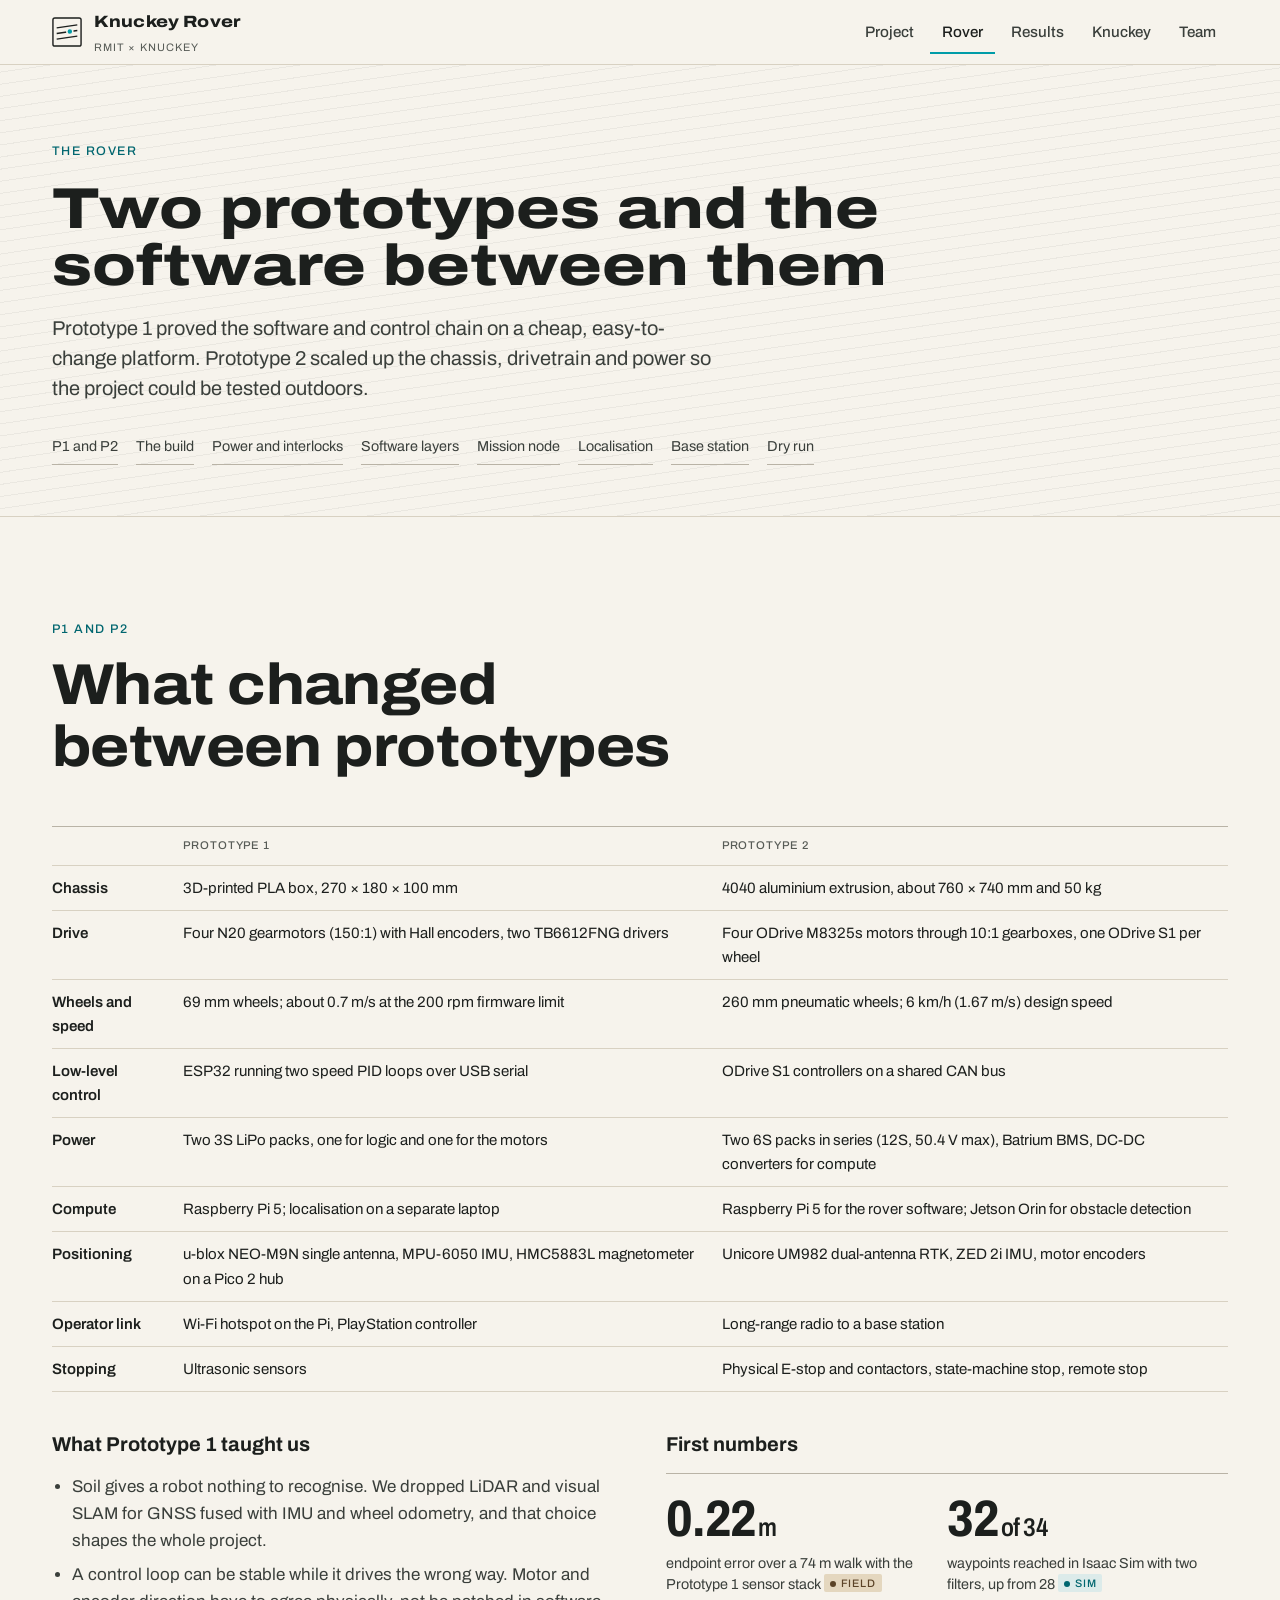
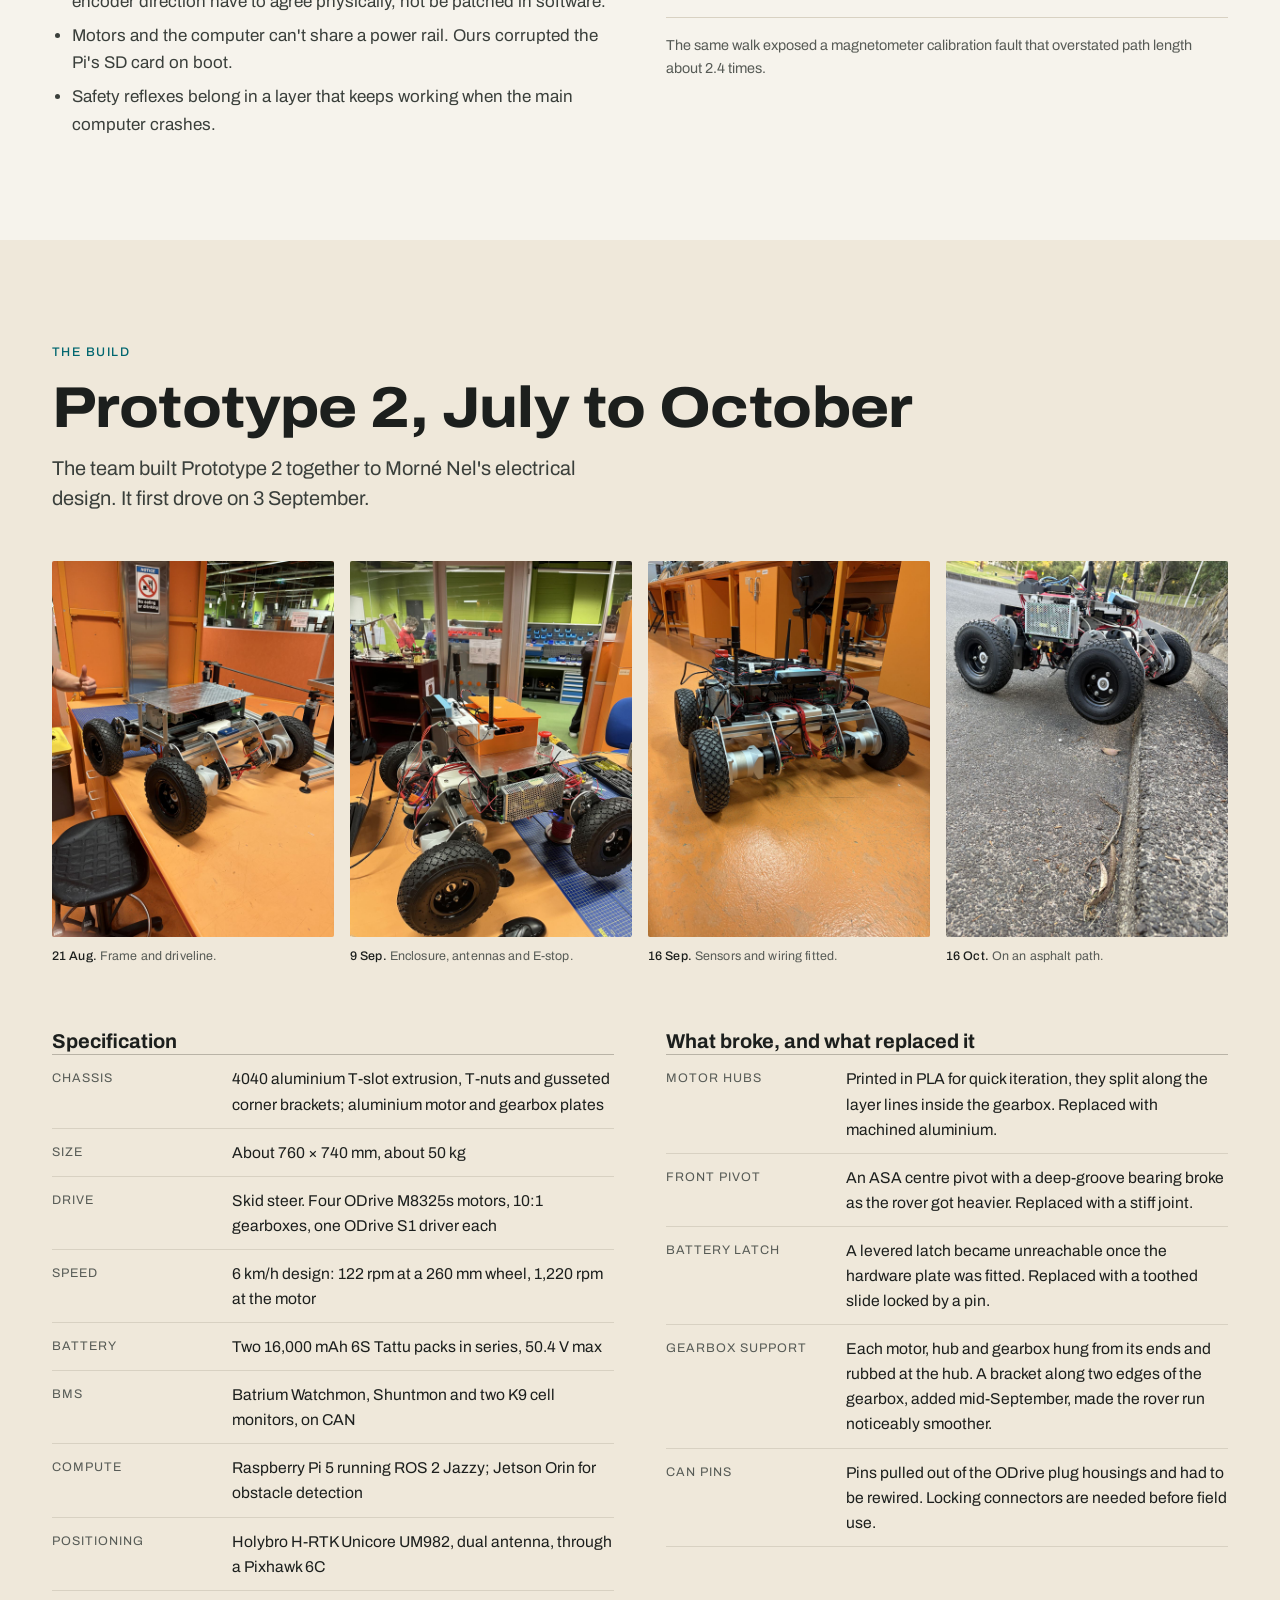
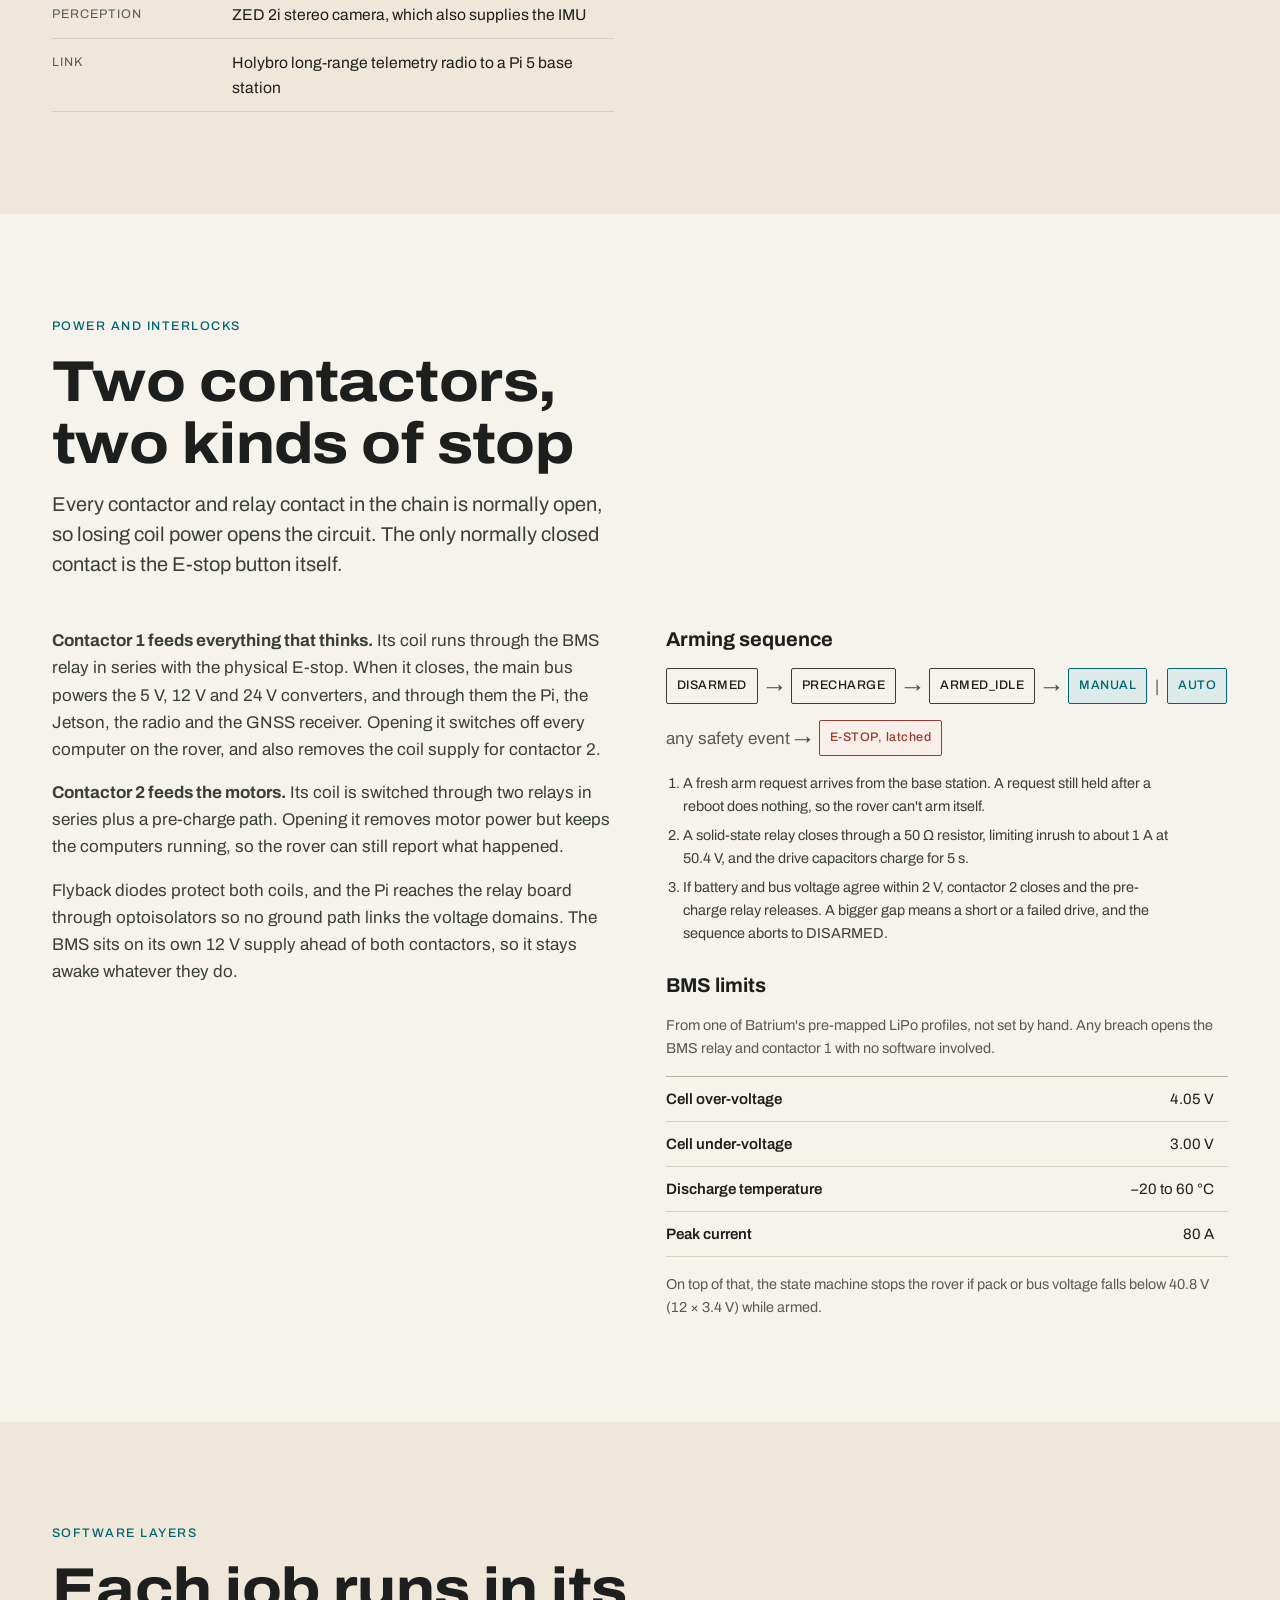
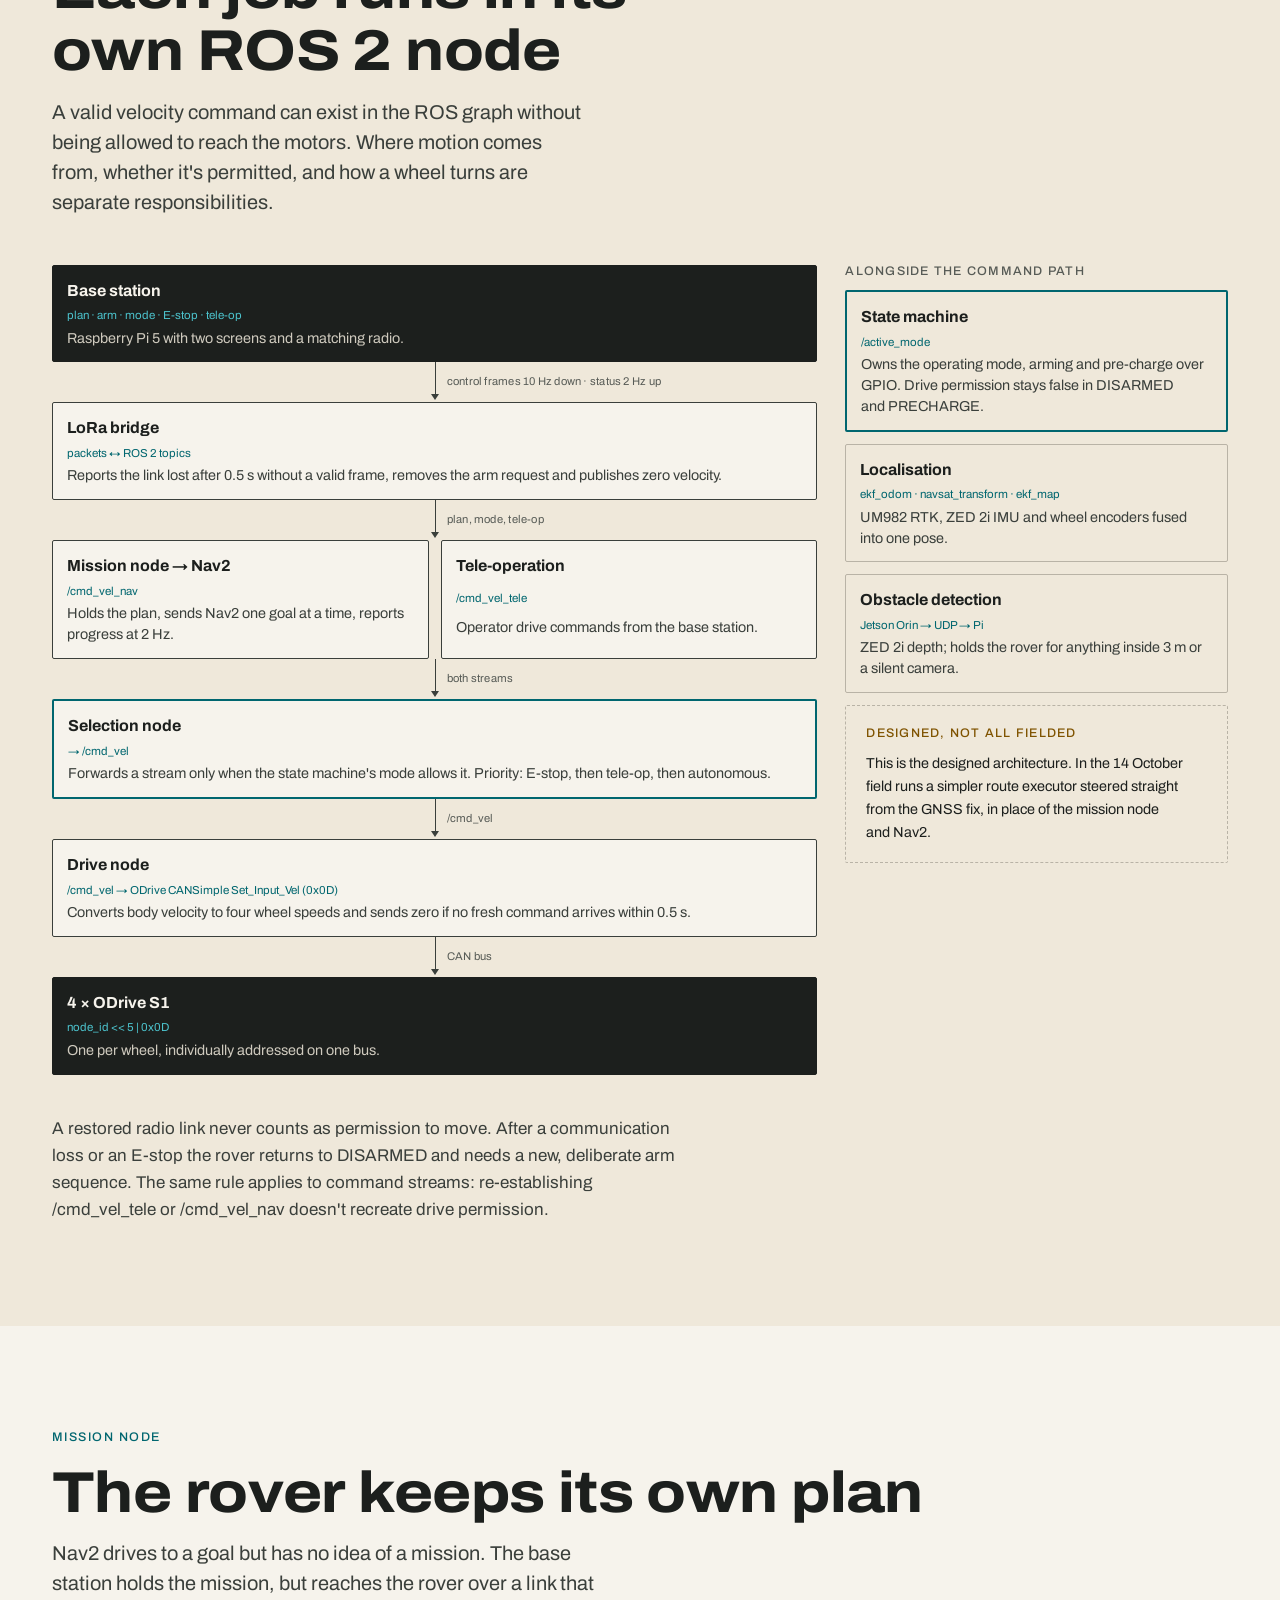
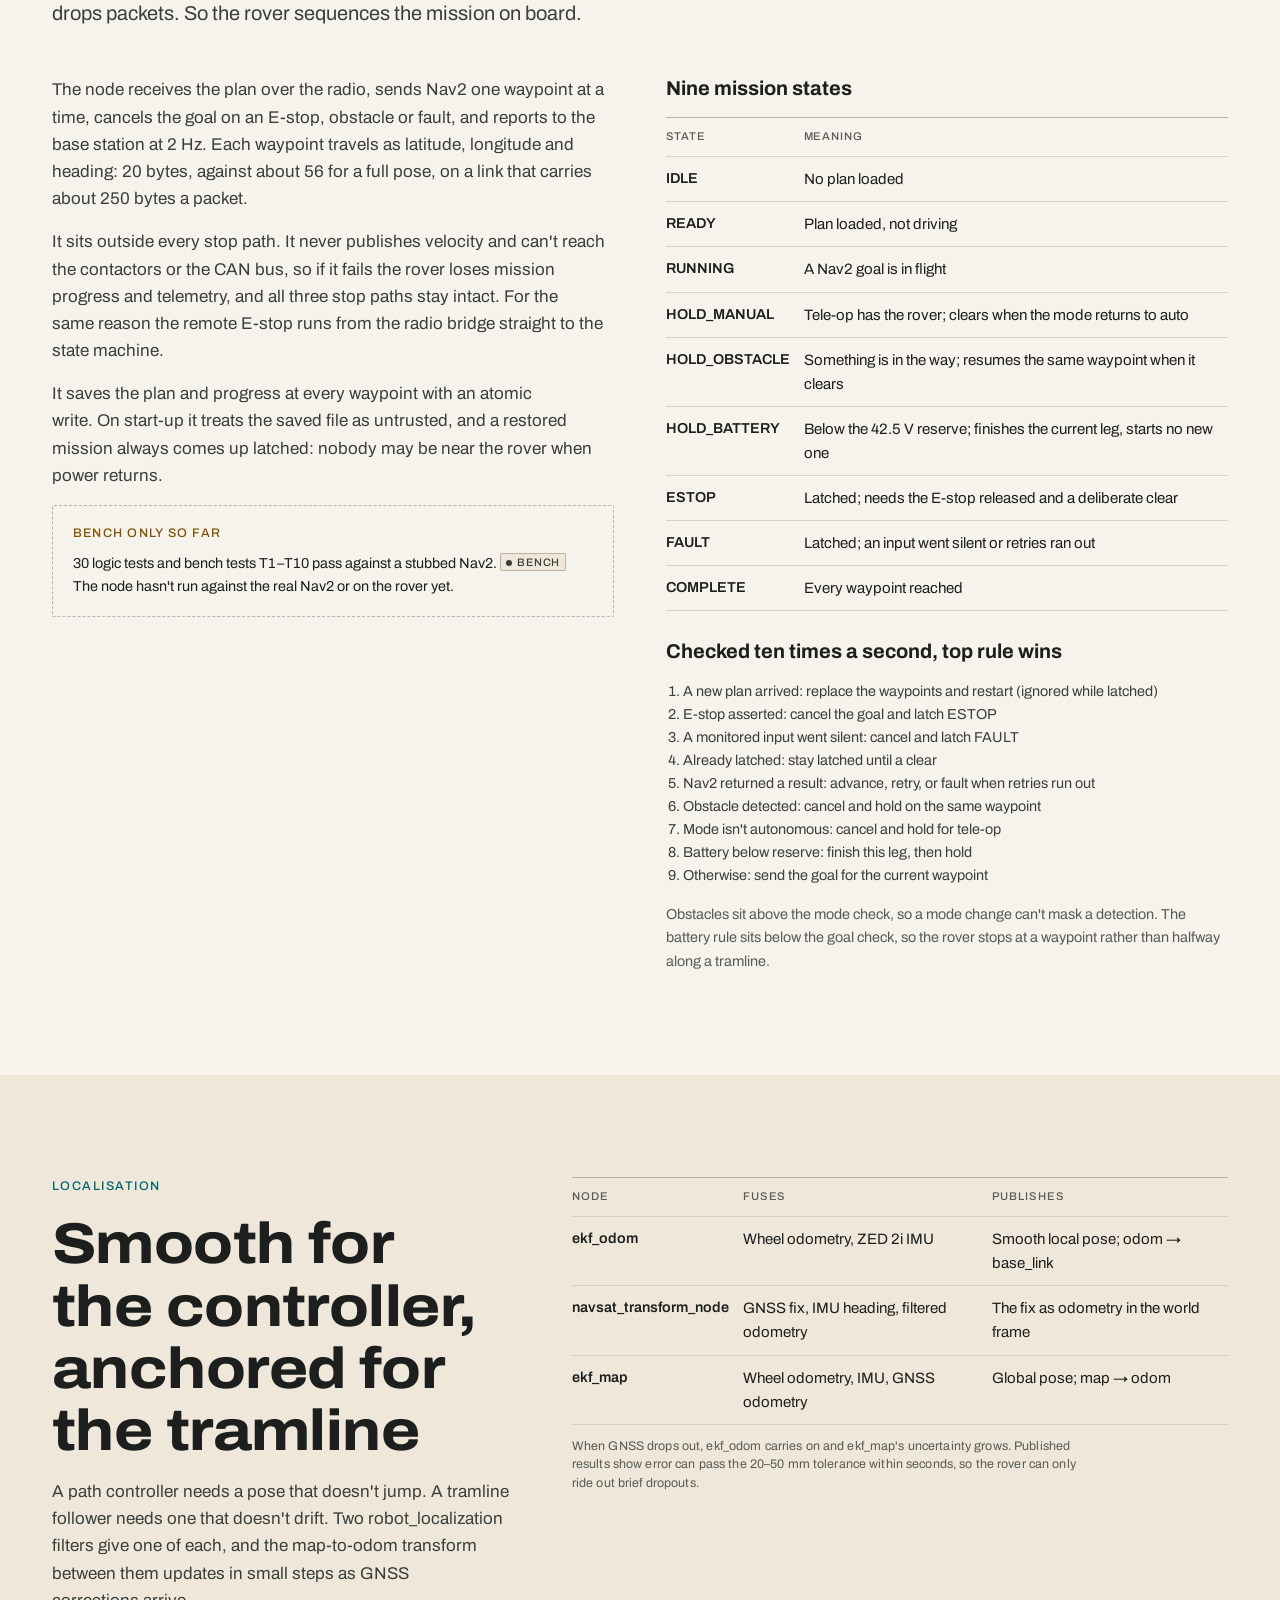
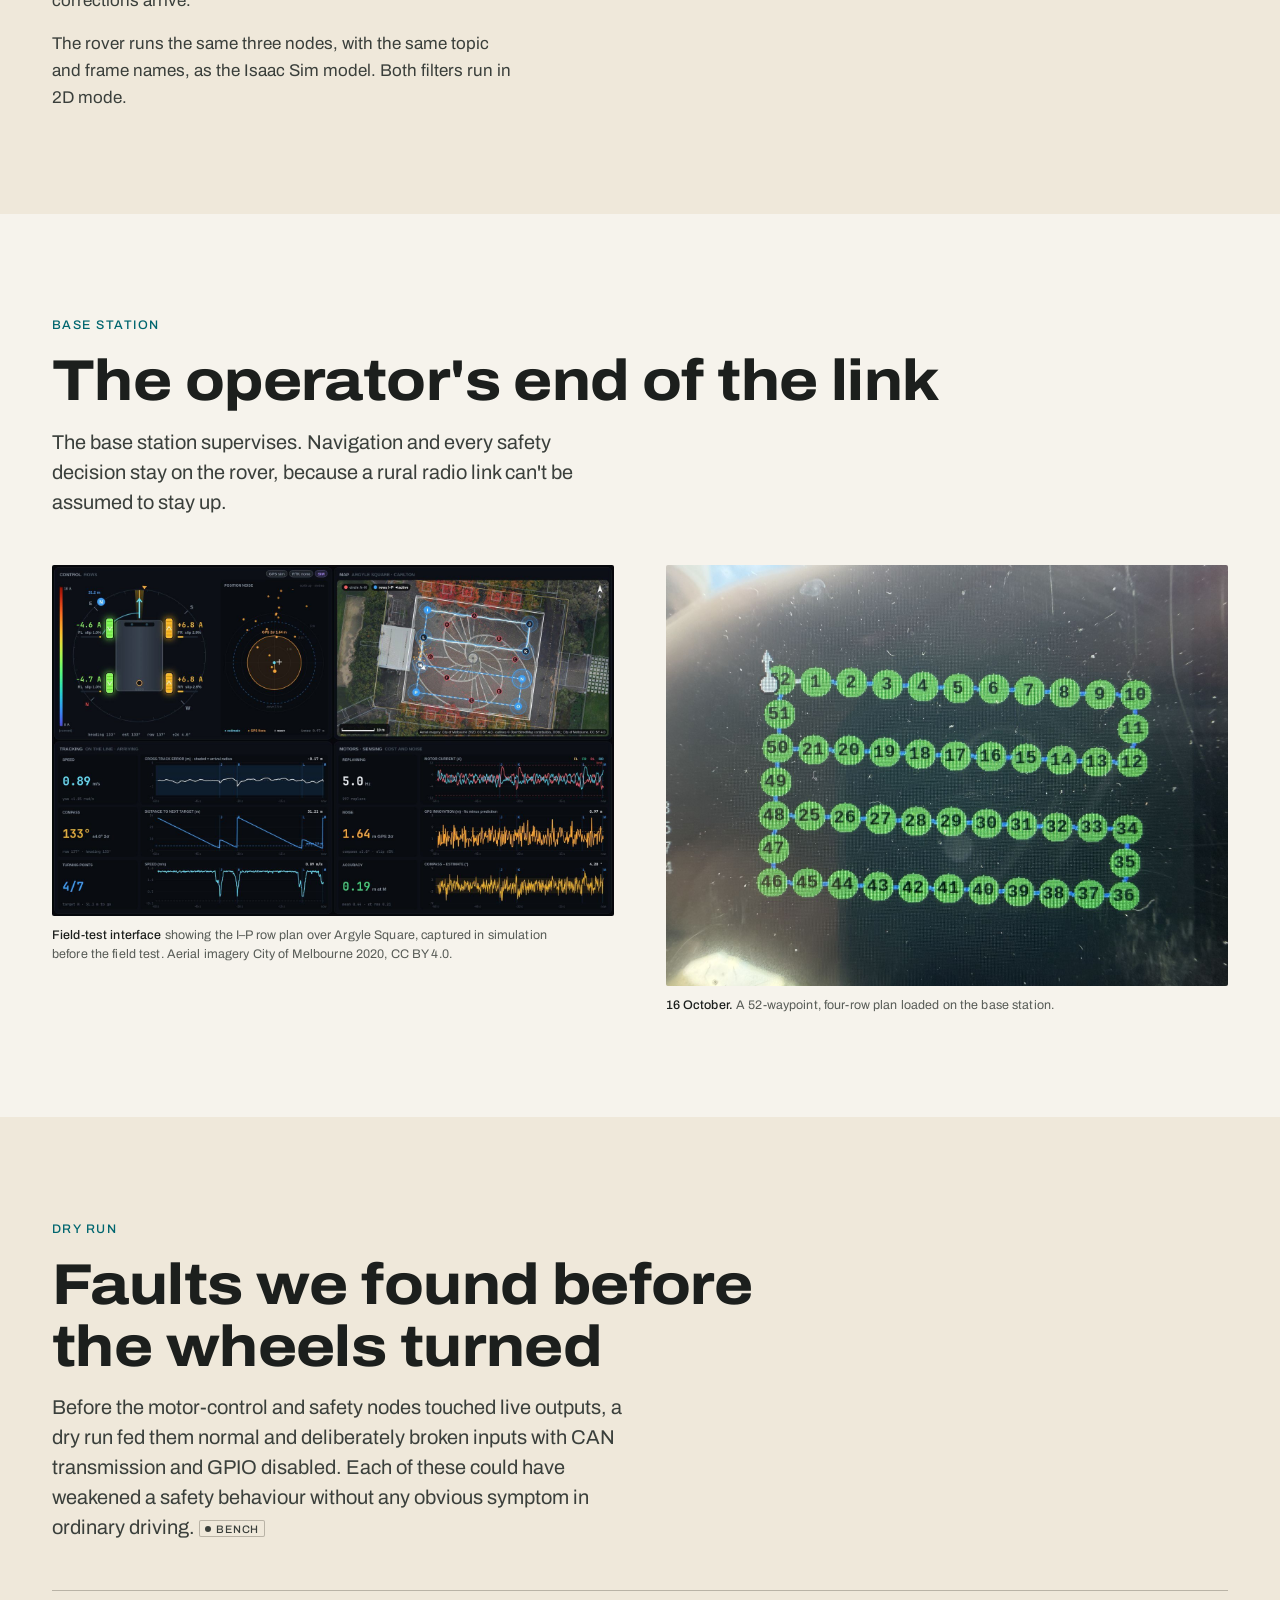
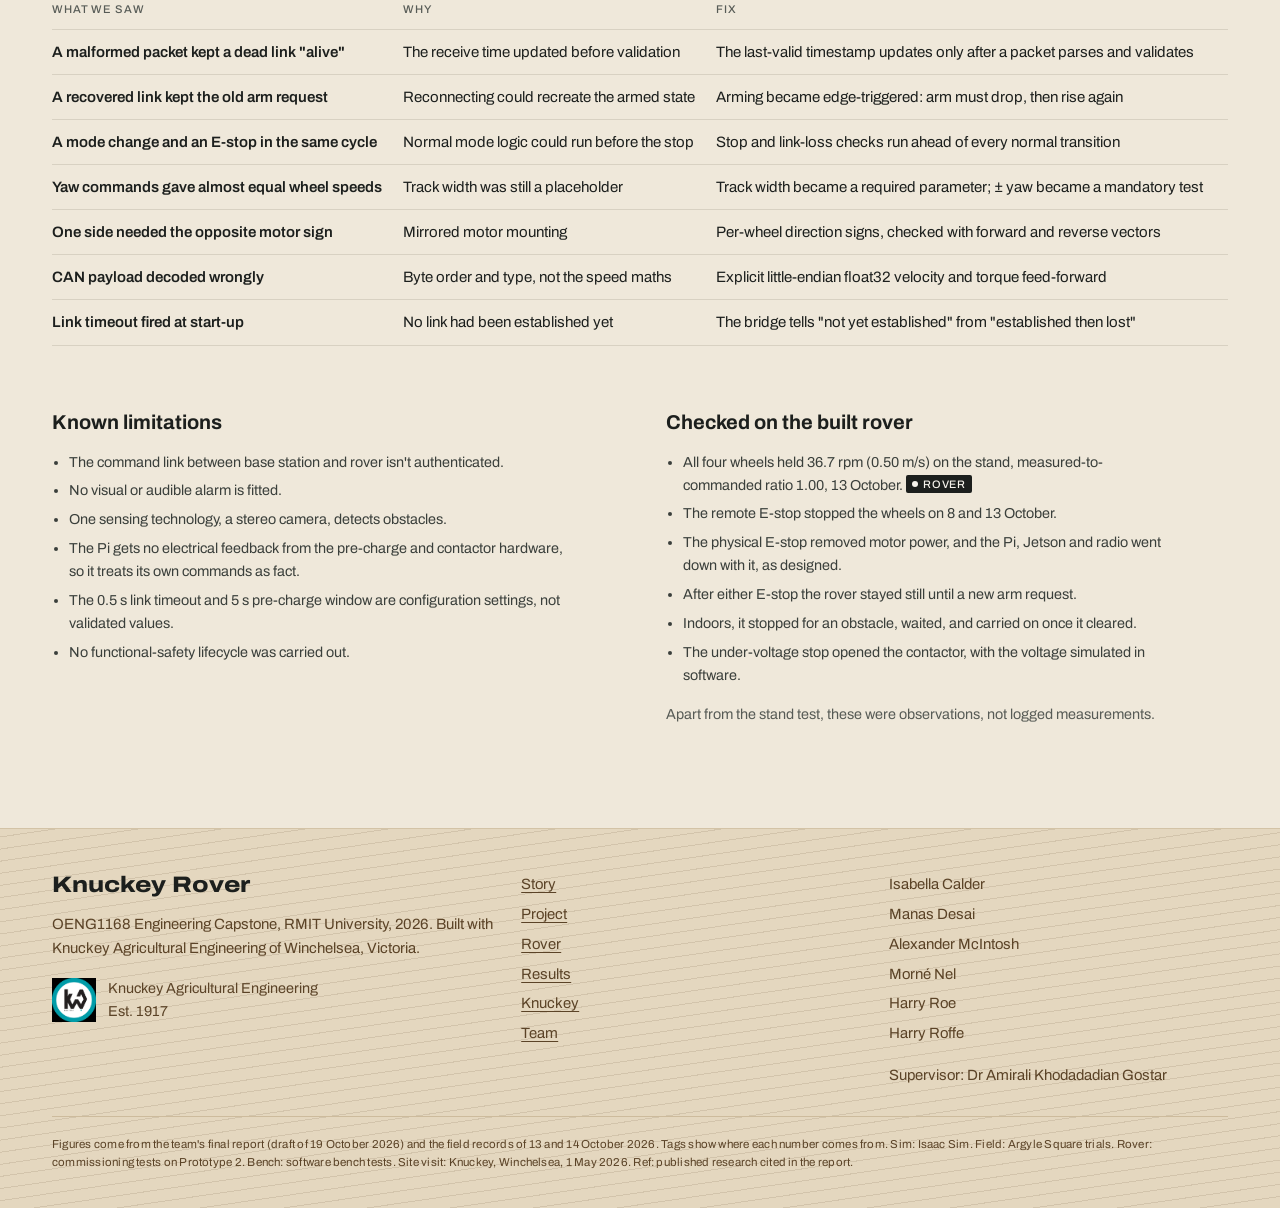
<file: rover.html>
<!doctype html>
<html lang="en-AU">
<head>
<meta charset="utf-8">
<meta name="viewport" content="width=device-width, initial-scale=1, viewport-fit=cover">
<title>Rover · Knuckey Rover</title>
<meta name="claude:viewport-fit-sides" content="cover">
<meta name="description" content="Prototype 1 and Prototype 2 of the Knuckey Rover: chassis, drivetrain, 48 V power and interlocks, and the ROS 2 software layers.">
<link rel="preconnect" href="https://fonts.googleapis.com">
<link rel="preconnect" href="https://fonts.gstatic.com" crossorigin>
<link rel="stylesheet" href="https://fonts.googleapis.com/css2?family=Archivo:wdth,wght@62..125,100..900&amp;display=swap">
<link rel="stylesheet" href="assets/css/site.css">
</head>
<body>
<a class="skip" href="#main">Skip to content</a>

<header class="site-header">
  <div class="wrap">
    <a class="brand" href="index.html" aria-label="Knuckey Rover home">
      <svg class="brand-mark" viewBox="0 0 32 32" aria-hidden="true"><rect x="1" y="1" width="30" height="30" rx="2" fill="none" stroke="#1C1F1D" stroke-width="1.5"/><g stroke="#1C1F1D" stroke-width="1.4"><path d="M5 11.6 27 8.4"/><path d="M5 17.6 27 14.4"/><path d="M5 23.6 27 20.4"/></g><circle cx="19" cy="15.5" r="3.2" fill="#009CA8" stroke="#F6F3EC" stroke-width="1.6"/></svg>
      <span><span class="brand-name">Knuckey Rover</span><span class="brand-sub">RMIT × Knuckey</span></span>
    </a>
    <button class="nav-toggle" type="button" aria-expanded="false" aria-controls="site-nav">Menu</button>
    <nav class="nav" id="site-nav" aria-label="Main">
      <a href="project.html">Project</a>
      <a href="rover.html" aria-current="page">Rover</a>
      <a href="results.html">Results</a>
      <a href="knuckey.html">Knuckey</a>
      <a href="team.html">Team</a>
    </nav>
  </div>
</header>

<main id="main">

<section class="page-head">
  <div class="wrap">
    <p class="eyebrow">The rover</p>
    <h1>Two prototypes and the software between them</h1>
    <p class="lede">Prototype 1 proved the software and control chain on a cheap, easy-to-change platform. Prototype 2 scaled up the chassis, drivetrain and power so the project could be tested outdoors.</p>
    <nav class="toc" aria-label="On this page">
      <a href="#compare">P1 and P2</a>
      <a href="#build">The build</a>
      <a href="#power">Power and interlocks</a>
      <a href="#software">Software layers</a>
      <a href="#mission">Mission node</a>
      <a href="#localisation">Localisation</a>
      <a href="#base">Base station</a>
      <a href="#dryrun">Dry run</a>
    </nav>
  </div>
</section>

<section id="compare" class="band" aria-labelledby="h-compare">
  <div class="wrap">
    <div class="section-head">
      <p class="eyebrow">P1 and P2</p>
      <h2 id="h-compare" class="h-section">What changed between prototypes</h2>
    </div>
    <div class="table-wrap">
      <table class="data">
        <thead><tr><th scope="col"></th><th scope="col">Prototype 1</th><th scope="col">Prototype 2</th></tr></thead>
        <tbody>
          <tr><th scope="row">Chassis</th><td>3D-printed PLA box, 270 × 180 × 100 mm</td><td>4040 aluminium extrusion, about 760 × 740 mm and 50 kg</td></tr>
          <tr><th scope="row">Drive</th><td>Four N20 gearmotors (150:1) with Hall encoders, two TB6612FNG drivers</td><td>Four ODrive M8325s motors through 10:1 gearboxes, one ODrive S1 per wheel</td></tr>
          <tr><th scope="row">Wheels and speed</th><td>69 mm wheels; about 0.7 m/s at the 200 rpm firmware limit</td><td>260 mm pneumatic wheels; 6 km/h (1.67 m/s) design speed</td></tr>
          <tr><th scope="row">Low-level control</th><td>ESP32 running two speed PID loops over USB serial</td><td>ODrive S1 controllers on a shared CAN bus</td></tr>
          <tr><th scope="row">Power</th><td>Two 3S LiPo packs, one for logic and one for the motors</td><td>Two 6S packs in series (12S, 50.4 V max), Batrium BMS, DC-DC converters for compute</td></tr>
          <tr><th scope="row">Compute</th><td>Raspberry Pi 5; localisation on a separate laptop</td><td>Raspberry Pi 5 for the rover software; Jetson Orin for obstacle detection</td></tr>
          <tr><th scope="row">Positioning</th><td>u-blox NEO-M9N single antenna, MPU-6050 IMU, HMC5883L magnetometer on a Pico 2 hub</td><td>Unicore UM982 dual-antenna RTK, ZED 2i IMU, motor encoders</td></tr>
          <tr><th scope="row">Operator link</th><td>Wi-Fi hotspot on the Pi, PlayStation controller</td><td>Long-range radio to a base station</td></tr>
          <tr><th scope="row">Stopping</th><td>Ultrasonic sensors</td><td>Physical E-stop and contactors, state-machine stop, remote stop</td></tr>
        </tbody>
      </table>
    </div>
    <div class="cols-2 mt-3">
      <div class="prose stack">
        <h3 class="h-small">What Prototype 1 taught us</h3>
        <ul>
          <li>Soil gives a robot nothing to recognise. We dropped LiDAR and visual SLAM for GNSS fused with IMU and wheel odometry, and that choice shapes the whole project.</li>
          <li>A control loop can be stable while it drives the wrong way. Motor and encoder direction have to agree physically, not be patched in software.</li>
          <li>Motors and the computer can't share a power rail. Ours corrupted the Pi's SD card on boot.</li>
          <li>Safety reflexes belong in a layer that keeps working when the main computer crashes.</li>
        </ul>
      </div>
      <div class="stack">
        <h3 class="h-small">First numbers</h3>
        <div class="stats">
          <div class="stat"><span class="stat-v">0.22<small>m</small></span><span class="stat-l">endpoint error over a 74 m walk with the Prototype 1 sensor stack <span class="src src-field">Field</span></span></div>
          <div class="stat"><span class="stat-v">32<small>of 34</small></span><span class="stat-l">waypoints reached in Isaac Sim with two filters, up from 28 <span class="src src-sim">Sim</span></span></div>
        </div>
        <p class="small muted">The same walk exposed a magnetometer calibration fault that overstated path length about 2.4 times.</p>
      </div>
    </div>
  </div>
</section>

<section id="build" class="band band-paper2" aria-labelledby="h-build">
  <div class="wrap">
    <div class="section-head">
      <p class="eyebrow">The build</p>
      <h2 id="h-build" class="h-section">Prototype 2, July to October</h2>
      <p class="lede">The team built Prototype 2 together to Morné Nel's electrical design. It first drove on 3 September.</p>
    </div>
    <div class="photo-grid">
      <figure class="fig"><img src="assets/img/p2-chassis-2026-08-21.jpg" width="1200" height="1600" loading="lazy" alt="Bare Prototype 2 chassis with four wheels and motor units on an orange workbench."><figcaption class="cap"><b>21 Aug.</b> Frame and driveline.</figcaption></figure>
      <figure class="fig"><img src="assets/img/p2-built-2026-09-09.jpg" width="1200" height="1600" loading="lazy" alt="Prototype 2 on a workbench with an orange enclosure on top, two antenna masts, a stereo camera, a red E-stop button and a power supply on the side."><figcaption class="cap"><b>9 Sep.</b> Enclosure, antennas and E-stop.</figcaption></figure>
      <figure class="fig"><img src="assets/img/p2-sensors-2026-09-16.jpg" width="1200" height="1600" loading="lazy" alt="Prototype 2 on the lab floor seen from the front, with camera, antennas, E-stops and wiring."><figcaption class="cap"><b>16 Sep.</b> Sensors and wiring fitted.</figcaption></figure>
      <figure class="fig"><img src="assets/img/p2-kerb-2026-10-16.jpg" width="1200" height="1600" loading="lazy" alt="Low view of Prototype 2 on an asphalt path beside a kerb, showing the wheels and the power supply on its side."><figcaption class="cap"><b>16 Oct.</b> On an asphalt path.</figcaption></figure>
    </div>

    <div class="cols-2 mt-4">
      <div class="stack">
        <h3 class="h-small">Specification</h3>
        <dl class="spec">
          <dt>Chassis</dt><dd>4040 aluminium T-slot extrusion, T-nuts and gusseted corner brackets; aluminium motor and gearbox plates</dd>
          <dt>Size</dt><dd>About 760 × 740 mm, about 50 kg</dd>
          <dt>Drive</dt><dd>Skid steer. Four ODrive M8325s motors, 10:1 gearboxes, one ODrive S1 driver each</dd>
          <dt>Speed</dt><dd>6 km/h design: 122 rpm at a 260 mm wheel, 1,220 rpm at the motor</dd>
          <dt>Battery</dt><dd>Two 16,000 mAh 6S Tattu packs in series, 50.4 V max</dd>
          <dt>BMS</dt><dd>Batrium Watchmon, Shuntmon and two K9 cell monitors, on CAN</dd>
          <dt>Compute</dt><dd>Raspberry Pi 5 running ROS 2 Jazzy; Jetson Orin for obstacle detection</dd>
          <dt>Positioning</dt><dd>Holybro H-RTK Unicore UM982, dual antenna, through a Pixhawk 6C</dd>
          <dt>Perception</dt><dd>ZED 2i stereo camera, which also supplies the IMU</dd>
          <dt>Link</dt><dd>Holybro long-range telemetry radio to a Pi 5 base station</dd>
        </dl>
      </div>
      <div class="stack">
        <h3 class="h-small">What broke, and what replaced it</h3>
        <dl class="spec">
          <dt>Motor hubs</dt><dd>Printed in PLA for quick iteration, they split along the layer lines inside the gearbox. Replaced with machined aluminium.</dd>
          <dt>Front pivot</dt><dd>An ASA centre pivot with a deep-groove bearing broke as the rover got heavier. Replaced with a stiff joint.</dd>
          <dt>Battery latch</dt><dd>A levered latch became unreachable once the hardware plate was fitted. Replaced with a toothed slide locked by a pin.</dd>
          <dt>Gearbox support</dt><dd>Each motor, hub and gearbox hung from its ends and rubbed at the hub. A bracket along two edges of the gearbox, added mid-September, made the rover run noticeably smoother.</dd>
          <dt>CAN pins</dt><dd>Pins pulled out of the ODrive plug housings and had to be rewired. Locking connectors are needed before field use.</dd>
        </dl>
      </div>
    </div>
  </div>
</section>

<section id="power" class="band" aria-labelledby="h-power">
  <div class="wrap">
    <div class="section-head">
      <p class="eyebrow">Power and interlocks</p>
      <h2 id="h-power" class="h-section">Two contactors, two kinds of stop</h2>
      <p class="lede">Every contactor and relay contact in the chain is normally open, so losing coil power opens the circuit. The only normally closed contact is the E-stop button itself.</p>
    </div>
    <div class="cols-2">
      <div class="prose stack">
        <p><b>Contactor 1 feeds everything that thinks.</b> Its coil runs through the BMS relay in series with the physical E-stop. When it closes, the main bus powers the 5 V, 12 V and 24 V converters, and through them the Pi, the Jetson, the radio and the GNSS receiver. Opening it switches off every computer on the rover, and also removes the coil supply for contactor 2.</p>
        <p><b>Contactor 2 feeds the motors.</b> Its coil is switched through two relays in series plus a pre-charge path. Opening it removes motor power but keeps the computers running, so the rover can still report what happened.</p>
        <p>Flyback diodes protect both coils, and the Pi reaches the relay board through optoisolators so no ground path links the voltage domains. The BMS sits on its own 12 V supply ahead of both contactors, so it stays awake whatever they do.</p>
      </div>
      <div class="stack-lg">
        <div class="stack">
          <h3 class="h-small">Arming sequence</h3>
          <div class="flow" role="img" aria-label="DISARMED, then PRECHARGE, then ARMED_IDLE, then MANUAL or AUTO. Any safety event latches E-STOP.">
            <span class="st">DISARMED</span><span class="ar">→</span><span class="st">PRECHARGE</span><span class="ar">→</span><span class="st">ARMED_IDLE</span><span class="ar">→</span><span class="st go">MANUAL</span><span class="ar">|</span><span class="st go">AUTO</span>
          </div>
          <div class="flow"><span class="ar">any safety event →</span><span class="st stop">E-STOP, latched</span></div>
          <ol class="prose small" style="padding-left:1.2em">
            <li>A fresh arm request arrives from the base station. A request still held after a reboot does nothing, so the rover can't arm itself.</li>
            <li>A solid-state relay closes through a 50 Ω resistor, limiting inrush to about 1 A at 50.4 V, and the drive capacitors charge for 5 s.</li>
            <li>If battery and bus voltage agree within 2 V, contactor 2 closes and the pre-charge relay releases. A bigger gap means a short or a failed drive, and the sequence aborts to DISARMED.</li>
          </ol>
        </div>
        <div class="stack">
          <h3 class="h-small">BMS limits</h3>
          <p class="small muted">From one of Batrium's pre-mapped LiPo profiles, not set by hand. Any breach opens the BMS relay and contactor 1 with no software involved.</p>
          <div class="table-wrap">
            <table class="data" style="min-width:0">
              <tbody>
                <tr><th scope="row">Cell over-voltage</th><td class="n">4.05 V</td></tr>
                <tr><th scope="row">Cell under-voltage</th><td class="n">3.00 V</td></tr>
                <tr><th scope="row">Discharge temperature</th><td class="n">−20 to 60 °C</td></tr>
                <tr><th scope="row">Peak current</th><td class="n">80 A</td></tr>
              </tbody>
            </table>
          </div>
          <p class="small muted">On top of that, the state machine stops the rover if pack or bus voltage falls below 40.8 V (12 × 3.4 V) while armed.</p>
        </div>
      </div>
    </div>
  </div>
</section>

<section id="software" class="band band-paper2" aria-labelledby="h-sw">
  <div class="wrap">
    <div class="section-head">
      <p class="eyebrow">Software layers</p>
      <h2 id="h-sw" class="h-section">Each job runs in its own ROS 2 node</h2>
      <p class="lede">A valid velocity command can exist in the ROS graph without being allowed to reach the motors. Where motion comes from, whether it's permitted, and how a wheel turns are separate responsibilities.</p>
    </div>
    <div class="arch-wrap">
      <div class="arch" role="img" aria-label="Command flow from the base station over the radio to the LoRa bridge, then either the mission node and Nav2 for autonomous driving or tele-operation for manual driving, into the selection node, the drive node and four ODrive S1 controllers on CAN.">
        <div class="node hw"><b>Base station</b><span class="t">plan · arm · mode · E-stop · tele-op</span><p>Raspberry Pi 5 with two screens and a matching radio.</p></div>
        <div class="link">control frames 10 Hz down · status 2 Hz up</div>
        <div class="node"><b>LoRa bridge</b><span class="t">packets ↔ ROS 2 topics</span><p>Reports the link lost after 0.5 s without a valid frame, removes the arm request and publishes zero velocity.</p></div>
        <div class="link">plan, mode, tele-op</div>
        <div class="arch-row two">
          <div class="node"><b>Mission node → Nav2</b><span class="t">/cmd_vel_nav</span><p>Holds the plan, sends Nav2 one goal at a time, reports progress at 2 Hz.</p></div>
          <div class="node"><b>Tele-operation</b><span class="t">/cmd_vel_tele</span><p>Operator drive commands from the base station.</p></div>
        </div>
        <div class="link">both streams</div>
        <div class="node gate"><b>Selection node</b><span class="t">→ /cmd_vel</span><p>Forwards a stream only when the state machine's mode allows it. Priority: E-stop, then tele-op, then autonomous.</p></div>
        <div class="link">/cmd_vel</div>
        <div class="node"><b>Drive node</b><span class="t">/cmd_vel → ODrive CANSimple Set_Input_Vel (0x0D)</span><p>Converts body velocity to four wheel speeds and sends zero if no fresh command arrives within 0.5 s.</p></div>
        <div class="link">CAN bus</div>
        <div class="node hw"><b>4 × ODrive S1</b><span class="t">node_id &lt;&lt; 5 | 0x0D</span><p>One per wheel, individually addressed on one bus.</p></div>
      </div>
      <div class="side-stack">
        <h3>Alongside the command path</h3>
        <div class="node side gate"><b>State machine</b><span class="t">/active_mode</span><p>Owns the operating mode, arming and pre-charge over GPIO. Drive permission stays false in DISARMED and PRECHARGE.</p></div>
        <div class="node side"><b>Localisation</b><span class="t">ekf_odom · navsat_transform · ekf_map</span><p>UM982 RTK, ZED 2i IMU and wheel encoders fused into one pose.</p></div>
        <div class="node side"><b>Obstacle detection</b><span class="t">Jetson Orin → UDP → Pi</span><p>ZED 2i depth; holds the rover for anything inside 3 m or a silent camera.</p></div>
        <div class="note is-todo">
          <span class="note-label">Designed, not all fielded</span>
          <p class="small">This is the designed architecture. In the 14 October field runs a simpler route executor steered straight from the GNSS fix, in place of the mission node and Nav2.</p>
        </div>
      </div>
    </div>
    <div class="prose mt-3">
      <p>A restored radio link never counts as permission to move. After a communication loss or an E-stop the rover returns to DISARMED and needs a new, deliberate arm sequence. The same rule applies to command streams: re-establishing /cmd_vel_tele or /cmd_vel_nav doesn't recreate drive permission.</p>
    </div>
  </div>
</section>

<section id="mission" class="band" aria-labelledby="h-mission">
  <div class="wrap">
    <div class="section-head">
      <p class="eyebrow">Mission node</p>
      <h2 id="h-mission" class="h-section">The rover keeps its own plan</h2>
      <p class="lede">Nav2 drives to a goal but has no idea of a mission. The base station holds the mission, but reaches the rover over a link that drops packets. So the rover sequences the mission on board.</p>
    </div>
    <div class="cols-2">
      <div class="stack">
        <div class="prose stack">
          <p>The node receives the plan over the radio, sends Nav2 one waypoint at a time, cancels the goal on an E-stop, obstacle or fault, and reports to the base station at 2 Hz. Each waypoint travels as latitude, longitude and heading: 20 bytes, against about 56 for a full pose, on a link that carries about 250 bytes a packet.</p>
          <p>It sits outside every stop path. It never publishes velocity and can't reach the contactors or the CAN bus, so if it fails the rover loses mission progress and telemetry, and all three stop paths stay intact. For the same reason the remote E-stop runs from the radio bridge straight to the state machine.</p>
          <p>It saves the plan and progress at every waypoint with an atomic write. On start-up it treats the saved file as untrusted, and a restored mission always comes up latched: nobody may be near the rover when power returns.</p>
        </div>
        <div class="note is-todo">
          <span class="note-label">Bench only so far</span>
          <p class="small">30 logic tests and bench tests T1–T10 pass against a stubbed Nav2. <span class="src src-bench">Bench</span> The node hasn't run against the real Nav2 or on the rover yet.</p>
        </div>
      </div>
      <div class="stack-lg">
        <div class="stack">
          <h3 class="h-small">Nine mission states</h3>
          <div class="table-wrap">
            <table class="data" style="min-width:0">
              <thead><tr><th scope="col">State</th><th scope="col">Meaning</th></tr></thead>
              <tbody>
                <tr><th scope="row" class="mono small">IDLE</th><td>No plan loaded</td></tr>
                <tr><th scope="row" class="mono small">READY</th><td>Plan loaded, not driving</td></tr>
                <tr><th scope="row" class="mono small">RUNNING</th><td>A Nav2 goal is in flight</td></tr>
                <tr><th scope="row" class="mono small">HOLD_MANUAL</th><td>Tele-op has the rover; clears when the mode returns to auto</td></tr>
                <tr><th scope="row" class="mono small">HOLD_OBSTACLE</th><td>Something is in the way; resumes the same waypoint when it clears</td></tr>
                <tr><th scope="row" class="mono small">HOLD_BATTERY</th><td>Below the 42.5 V reserve; finishes the current leg, starts no new one</td></tr>
                <tr><th scope="row" class="mono small">ESTOP</th><td>Latched; needs the E-stop released and a deliberate clear</td></tr>
                <tr><th scope="row" class="mono small">FAULT</th><td>Latched; an input went silent or retries ran out</td></tr>
                <tr><th scope="row" class="mono small">COMPLETE</th><td>Every waypoint reached</td></tr>
              </tbody>
            </table>
          </div>
        </div>
        <div class="stack">
          <h3 class="h-small">Checked ten times a second, top rule wins</h3>
          <ol class="small" style="color:var(--ink-2)">
            <li>A new plan arrived: replace the waypoints and restart (ignored while latched)</li>
            <li>E-stop asserted: cancel the goal and latch ESTOP</li>
            <li>A monitored input went silent: cancel and latch FAULT</li>
            <li>Already latched: stay latched until a clear</li>
            <li>Nav2 returned a result: advance, retry, or fault when retries run out</li>
            <li>Obstacle detected: cancel and hold on the same waypoint</li>
            <li>Mode isn't autonomous: cancel and hold for tele-op</li>
            <li>Battery below reserve: finish this leg, then hold</li>
            <li>Otherwise: send the goal for the current waypoint</li>
          </ol>
          <p class="small muted">Obstacles sit above the mode check, so a mode change can't mask a detection. The battery rule sits below the goal check, so the rover stops at a waypoint rather than halfway along a tramline.</p>
        </div>
      </div>
    </div>
  </div>
</section>

<section id="localisation" class="band band-paper2" aria-labelledby="h-loc">
  <div class="wrap cols-2-wide">
    <div class="stack">
      <p class="eyebrow">Localisation</p>
      <h2 id="h-loc" class="h-section">Smooth for the controller, anchored for the tramline</h2>
      <div class="prose stack">
        <p>A path controller needs a pose that doesn't jump. A tramline follower needs one that doesn't drift. Two robot_localization filters give one of each, and the map-to-odom transform between them updates in small steps as GNSS corrections arrive.</p>
        <p>The rover runs the same three nodes, with the same topic and frame names, as the Isaac Sim model. Both filters run in 2D mode.</p>
      </div>
    </div>
    <div class="table-wrap">
      <table class="data">
        <thead><tr><th scope="col">Node</th><th scope="col">Fuses</th><th scope="col">Publishes</th></tr></thead>
        <tbody>
          <tr><th scope="row" class="mono small">ekf_odom</th><td>Wheel odometry, ZED 2i IMU</td><td>Smooth local pose; odom → base_link</td></tr>
          <tr><th scope="row" class="mono small">navsat_transform_node</th><td>GNSS fix, IMU heading, filtered odometry</td><td>The fix as odometry in the world frame</td></tr>
          <tr><th scope="row" class="mono small">ekf_map</th><td>Wheel odometry, IMU, GNSS odometry</td><td>Global pose; map → odom</td></tr>
        </tbody>
      </table>
      <p class="cap mt-1">When GNSS drops out, ekf_odom carries on and ekf_map's uncertainty grows. Published results show error can pass the 20–50 mm tolerance within seconds, so the rover can only ride out brief dropouts.</p>
    </div>
  </div>
</section>

<section id="base" class="band" aria-labelledby="h-base">
  <div class="wrap">
    <div class="section-head">
      <p class="eyebrow">Base station</p>
      <h2 id="h-base" class="h-section">The operator's end of the link</h2>
      <p class="lede">The base station supervises. Navigation and every safety decision stay on the rover, because a rural radio link can't be assumed to stay up.</p>
    </div>
    <div class="cols-2">
      <figure class="fig">
        <img src="assets/img/base-station-ui.jpg" width="1600" height="1000" loading="lazy" alt="A dark dashboard with a wheel-speed diagram, a satellite position plot, a map of Argyle Square with planned points, and live traces for speed, compass, cross-track error and motor current.">
        <figcaption class="cap"><b>Field-test interface</b> showing the I–P row plan over Argyle Square, captured in simulation before the field test. Aerial imagery City of Melbourne 2020, CC BY 4.0.</figcaption>
      </figure>
      <figure class="fig">
        <img src="assets/img/base-plan-2026-10-16.jpg" width="1600" height="1200" loading="lazy" alt="A base-station screen in sunlight showing 52 numbered green waypoints joined in a four-row serpentine pattern.">
        <figcaption class="cap"><b>16 October.</b> A 52-waypoint, four-row plan loaded on the base station.</figcaption>
      </figure>
    </div>
  </div>
</section>

<section id="dryrun" class="band band-paper2" aria-labelledby="h-dry">
  <div class="wrap">
    <div class="section-head">
      <p class="eyebrow">Dry run</p>
      <h2 id="h-dry" class="h-section">Faults we found before the wheels turned</h2>
      <p class="lede">Before the motor-control and safety nodes touched live outputs, a dry run fed them normal and deliberately broken inputs with CAN transmission and GPIO disabled. Each of these could have weakened a safety behaviour without any obvious symptom in ordinary driving. <span class="src src-bench">Bench</span></p>
    </div>
    <div class="table-wrap">
      <table class="data">
        <thead><tr><th scope="col">What we saw</th><th scope="col">Why</th><th scope="col">Fix</th></tr></thead>
        <tbody>
          <tr><th scope="row">A malformed packet kept a dead link "alive"</th><td>The receive time updated before validation</td><td>The last-valid timestamp updates only after a packet parses and validates</td></tr>
          <tr><th scope="row">A recovered link kept the old arm request</th><td>Reconnecting could recreate the armed state</td><td>Arming became edge-triggered: arm must drop, then rise again</td></tr>
          <tr><th scope="row">A mode change and an E-stop in the same cycle</th><td>Normal mode logic could run before the stop</td><td>Stop and link-loss checks run ahead of every normal transition</td></tr>
          <tr><th scope="row">Yaw commands gave almost equal wheel speeds</th><td>Track width was still a placeholder</td><td>Track width became a required parameter; ± yaw became a mandatory test</td></tr>
          <tr><th scope="row">One side needed the opposite motor sign</th><td>Mirrored motor mounting</td><td>Per-wheel direction signs, checked with forward and reverse vectors</td></tr>
          <tr><th scope="row">CAN payload decoded wrongly</th><td>Byte order and type, not the speed maths</td><td>Explicit little-endian float32 velocity and torque feed-forward</td></tr>
          <tr><th scope="row">Link timeout fired at start-up</th><td>No link had been established yet</td><td>The bridge tells "not yet established" from "established then lost"</td></tr>
        </tbody>
      </table>
    </div>

    <div class="cols-2 mt-4">
      <div class="stack">
        <h3 class="h-small">Known limitations</h3>
        <ul class="prose small">
          <li>The command link between base station and rover isn't authenticated.</li>
          <li>No visual or audible alarm is fitted.</li>
          <li>One sensing technology, a stereo camera, detects obstacles.</li>
          <li>The Pi gets no electrical feedback from the pre-charge and contactor hardware, so it treats its own commands as fact.</li>
          <li>The 0.5 s link timeout and 5 s pre-charge window are configuration settings, not validated values.</li>
          <li>No functional-safety lifecycle was carried out.</li>
        </ul>
      </div>
      <div class="stack">
        <h3 class="h-small">Checked on the built rover</h3>
        <ul class="prose small">
          <li>All four wheels held 36.7 rpm (0.50 m/s) on the stand, measured-to-commanded ratio 1.00, 13 October. <span class="src src-rover">Rover</span></li>
          <li>The remote E-stop stopped the wheels on 8 and 13 October.</li>
          <li>The physical E-stop removed motor power, and the Pi, Jetson and radio went down with it, as designed.</li>
          <li>After either E-stop the rover stayed still until a new arm request.</li>
          <li>Indoors, it stopped for an obstacle, waited, and carried on once it cleared.</li>
          <li>The under-voltage stop opened the contactor, with the voltage simulated in software.</li>
        </ul>
        <p class="small muted">Apart from the stand test, these were observations, not logged measurements.</p>
      </div>
    </div>
  </div>
</section>

</main>

<footer class="soilband">
  <div class="wrap">
    <div class="stack">
      <h2>Knuckey Rover</h2>
      <p>OENG1168 Engineering Capstone, RMIT University, 2026. Built with Knuckey Agricultural Engineering of Winchelsea, Victoria.</p>
      <div class="partner"><img src="assets/fig/knuckey-logo.png" width="44" height="44" alt="Knuckey Agricultural Engineering logo"><span class="small">Knuckey Agricultural Engineering<br>Est. 1917</span></div>
    </div>
    <div>
      <ul>
        <li><a href="index.html">Story</a></li>
        <li><a href="project.html">Project</a></li>
        <li><a href="rover.html">Rover</a></li>
        <li><a href="results.html">Results</a></li>
        <li><a href="knuckey.html">Knuckey</a></li>
        <li><a href="team.html">Team</a></li>
      </ul>
    </div>
    <div>
      <ul>
        <li>Isabella Calder</li><li>Manas Desai</li><li>Alexander McIntosh</li><li>Morné Nel</li><li>Harry Roe</li><li>Harry Roffe</li>
        <li class="mt-1">Supervisor: Dr Amirali Khodadadian Gostar</li>
      </ul>
    </div>
    <p class="fine">Figures come from the team's final report (draft of 19 October 2026) and the field records of 13 and 14 October 2026. Tags show where each number comes from. Sim: Isaac Sim. Field: Argyle Square trials. Rover: commissioning tests on Prototype 2. Bench: software bench tests. Site visit: Knuckey, Winchelsea, 1 May 2026. Ref: published research cited in the report.</p>
  </div>
</footer>

<script src="assets/js/site.js"></script>
</body>
</html>
</file>
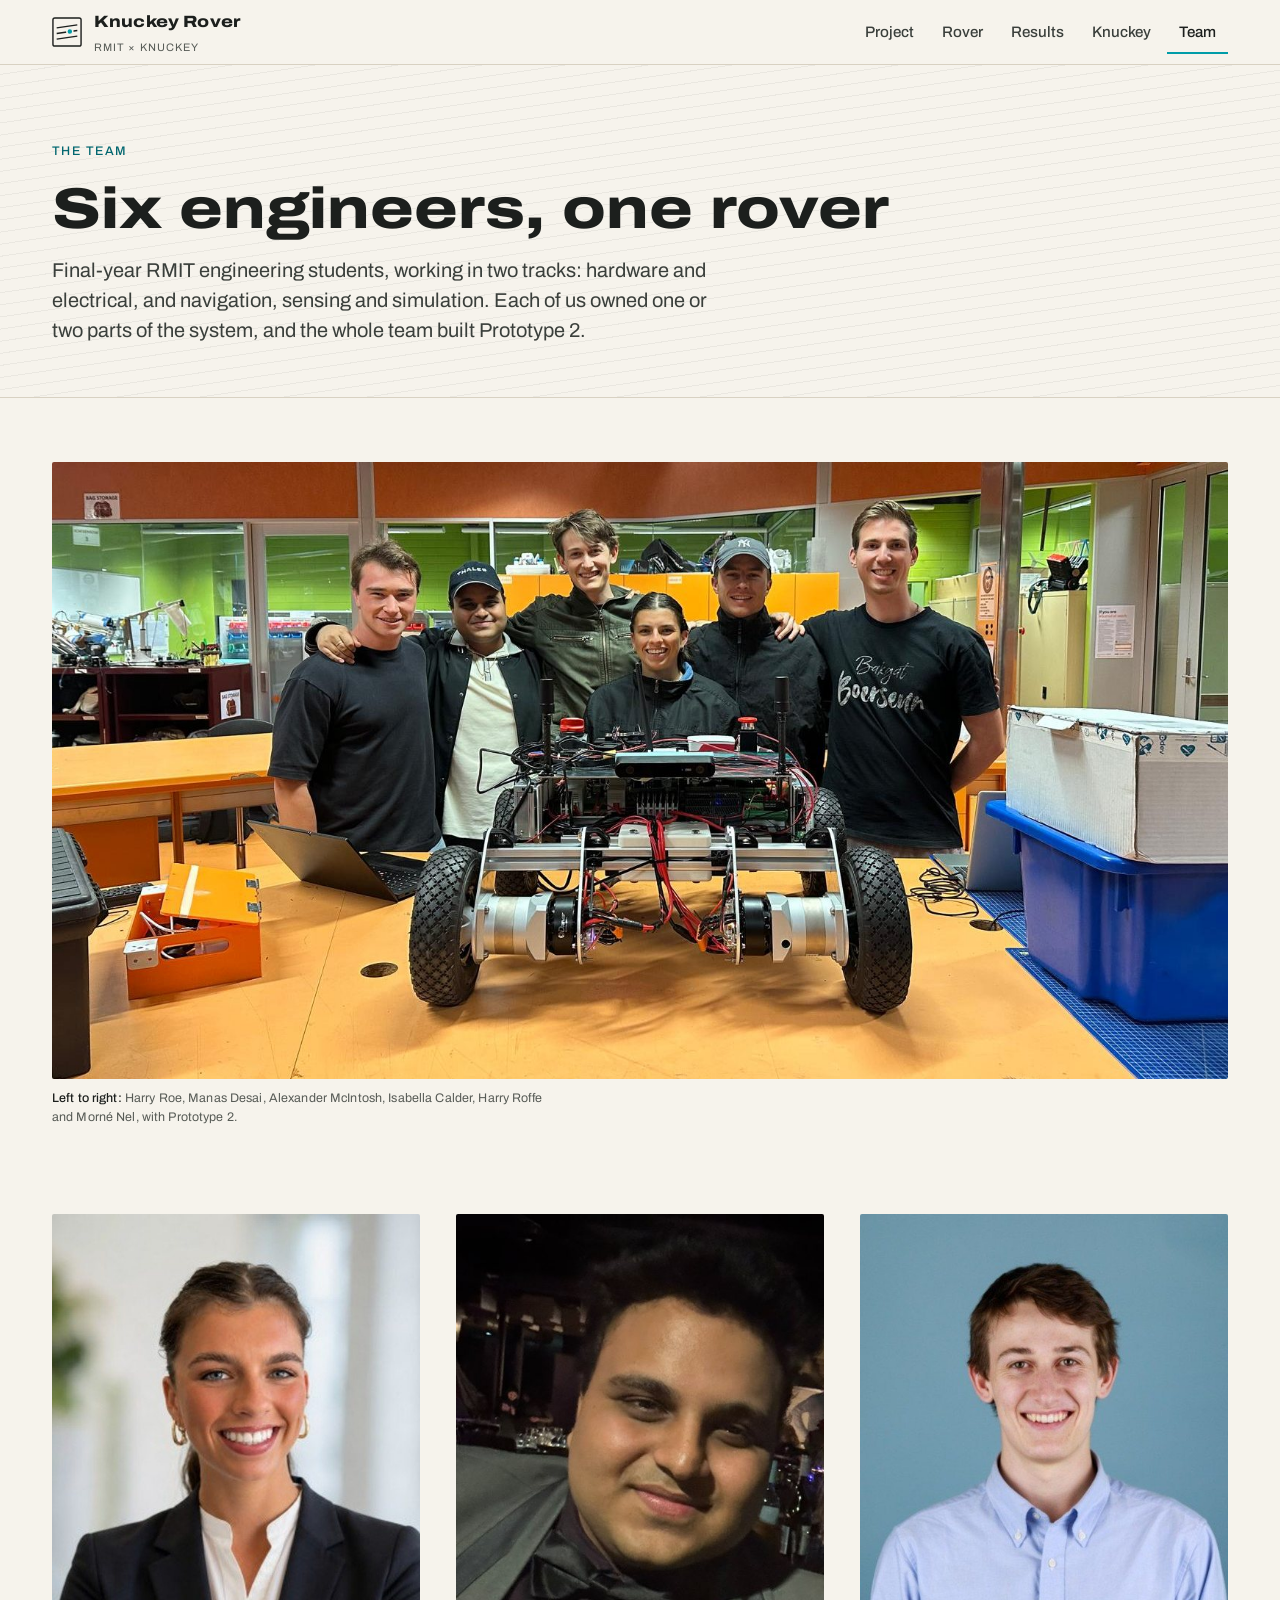
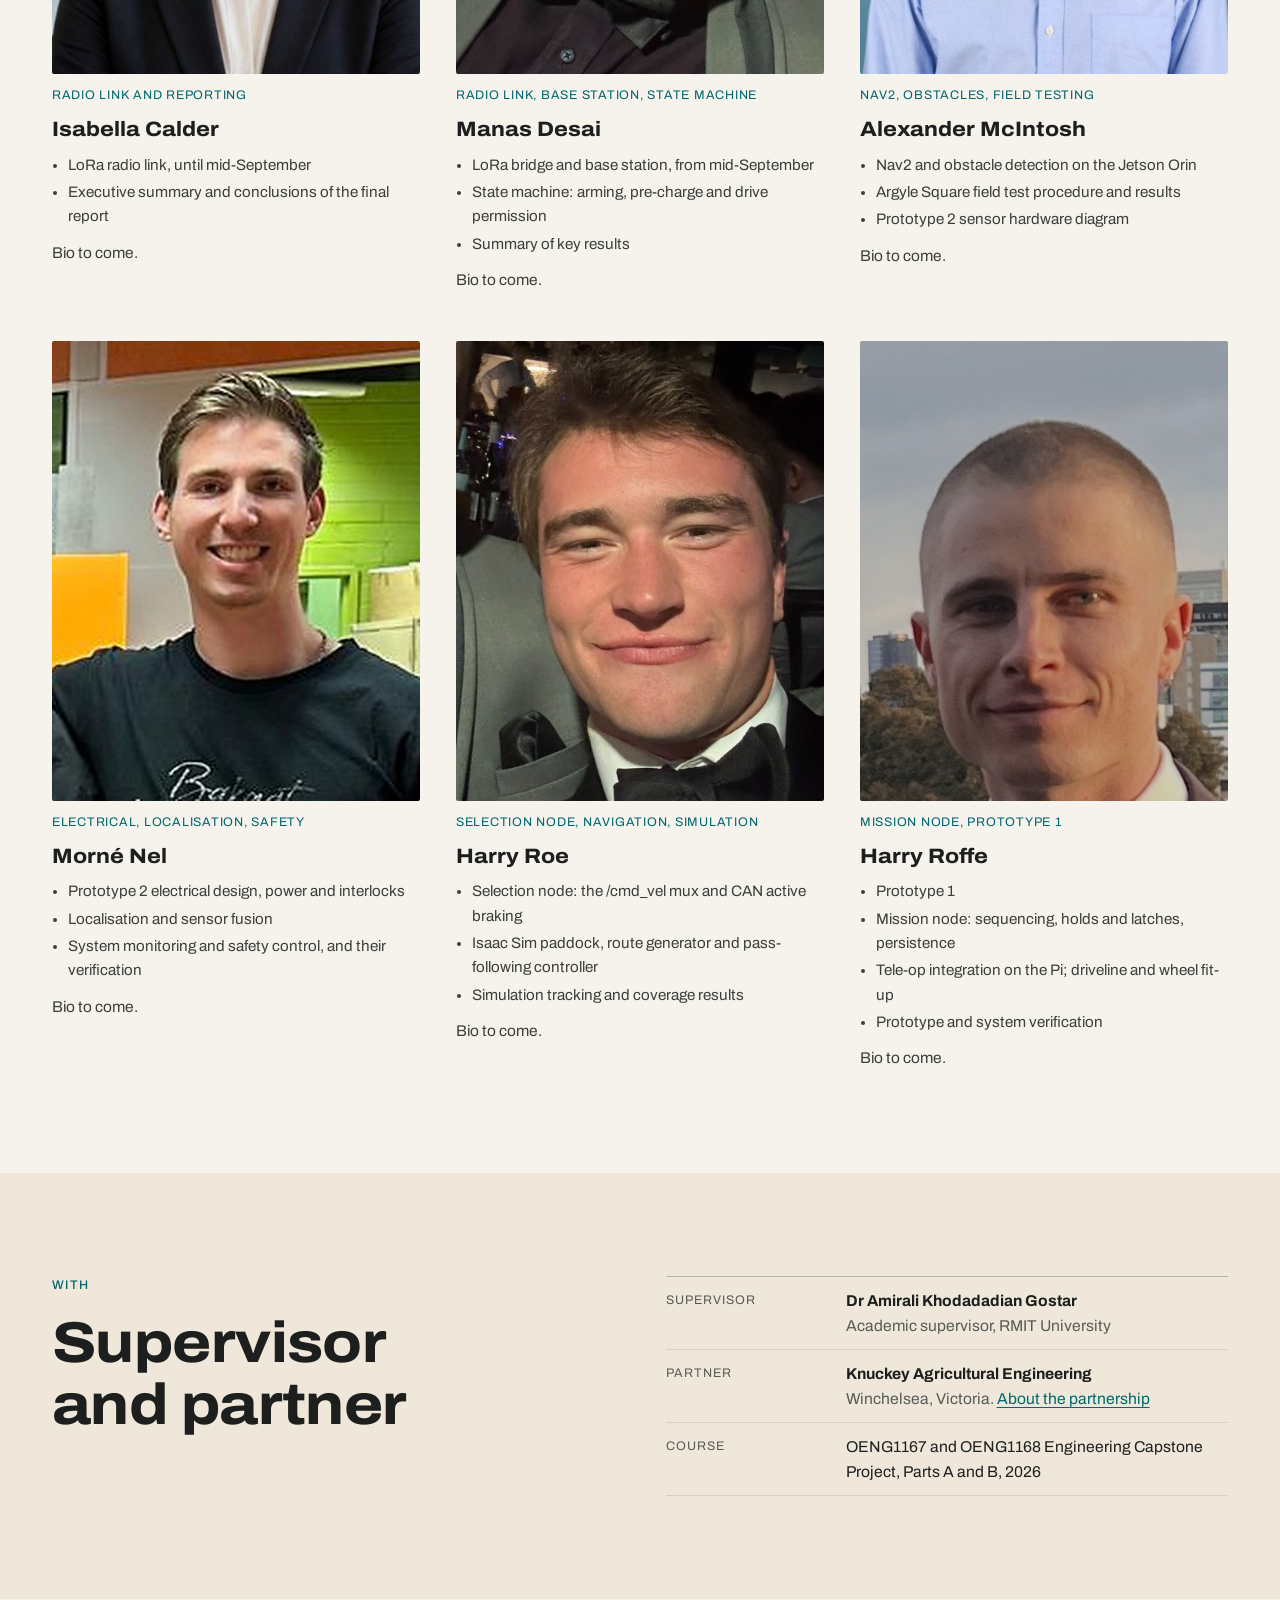
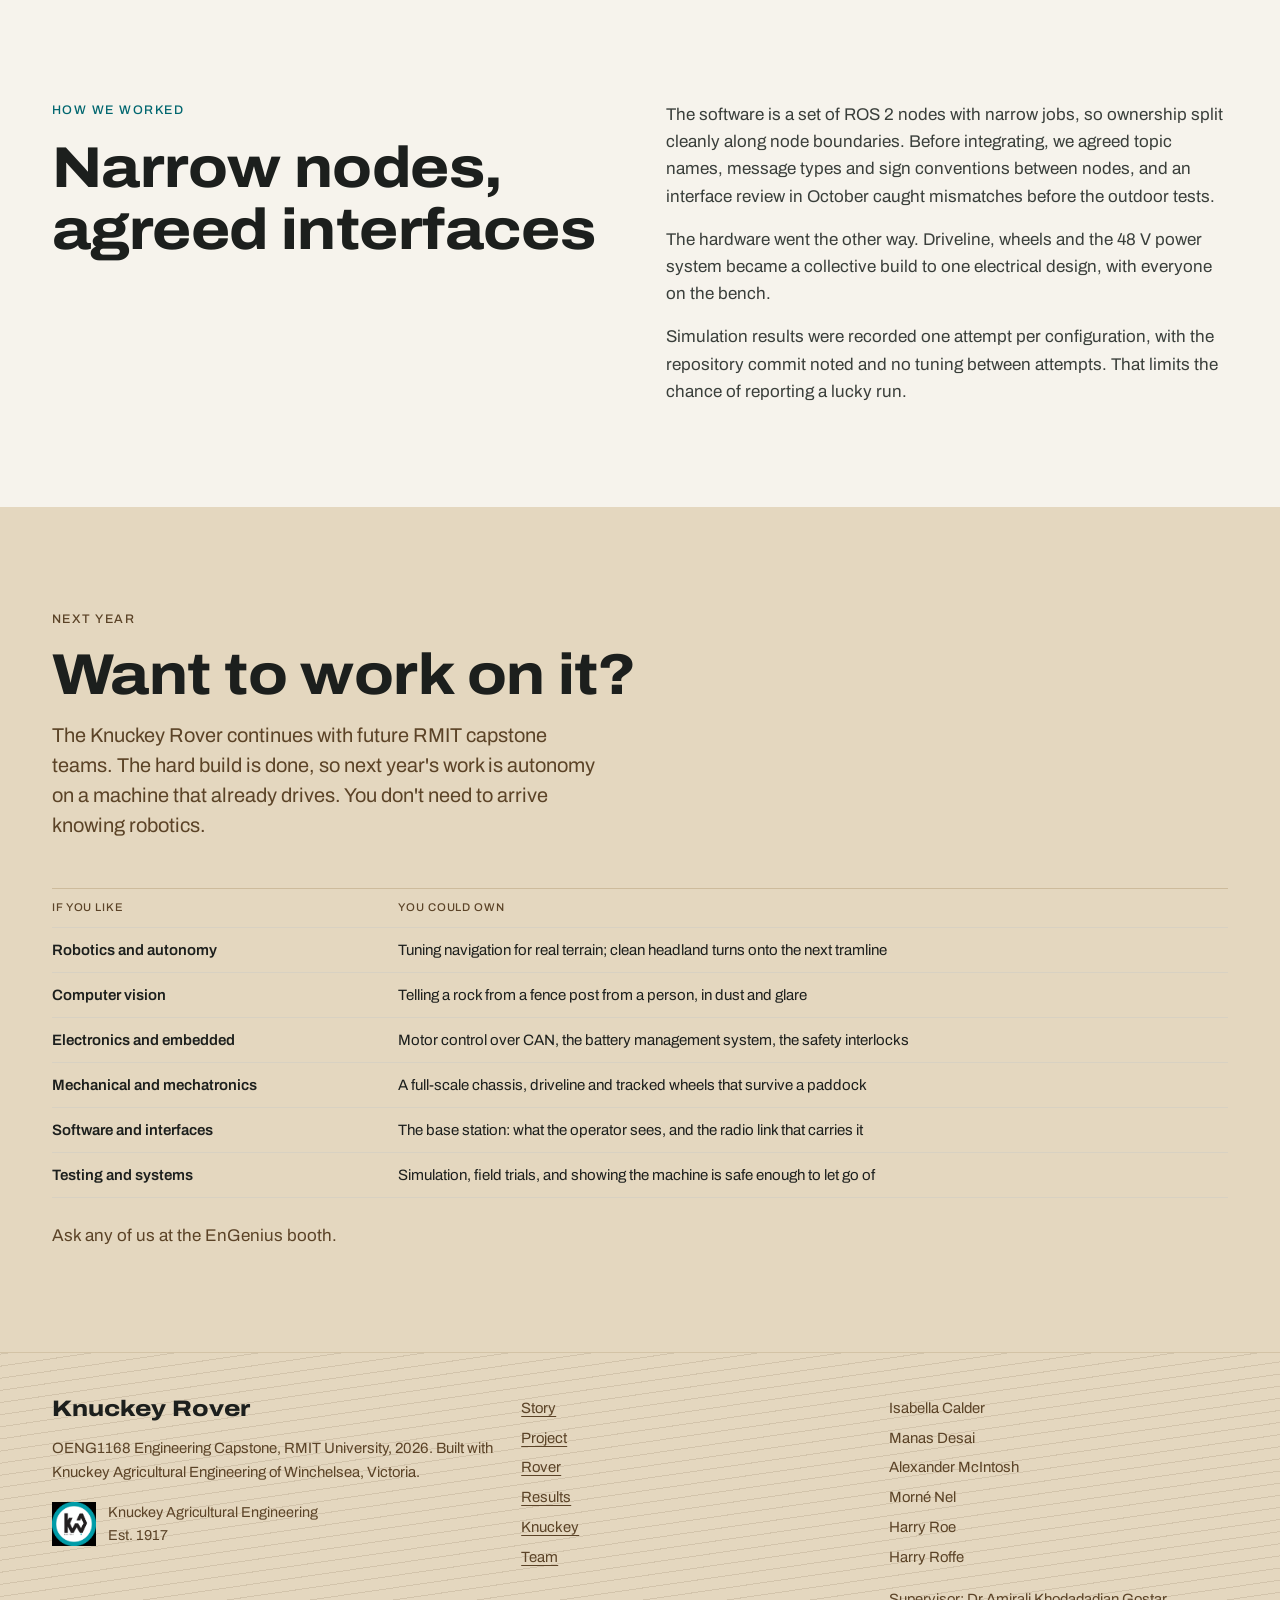
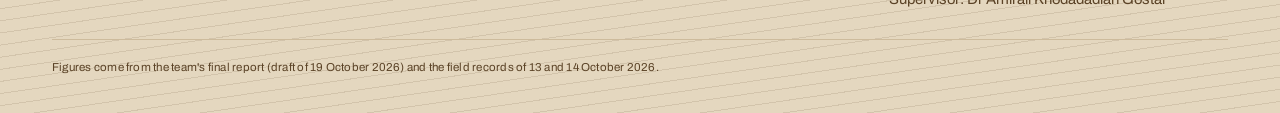
<file: team.html>
<!doctype html>
<html lang="en-AU">
<head>
<meta charset="utf-8">
<meta name="viewport" content="width=device-width, initial-scale=1, viewport-fit=cover">
<title>Team · Knuckey Rover</title>
<meta name="claude:viewport-fit-sides" content="cover">
<meta name="description" content="The six RMIT engineering students behind the Knuckey Rover, their supervisor and industry partner, and what each of us owned.">
<link rel="preconnect" href="https://fonts.googleapis.com">
<link rel="preconnect" href="https://fonts.gstatic.com" crossorigin>
<link rel="stylesheet" href="https://fonts.googleapis.com/css2?family=Archivo:wdth,wght@62..125,100..900&amp;display=swap">
<link rel="stylesheet" href="assets/css/site.css">
</head>
<body>
<a class="skip" href="#main">Skip to content</a>

<header class="site-header">
  <div class="wrap">
    <a class="brand" href="index.html" aria-label="Knuckey Rover home">
      <svg class="brand-mark" viewBox="0 0 32 32" aria-hidden="true"><rect x="1" y="1" width="30" height="30" rx="2" fill="none" stroke="#1C1F1D" stroke-width="1.5"/><g stroke="#1C1F1D" stroke-width="1.4"><path d="M5 11.6 27 8.4"/><path d="M5 17.6 27 14.4"/><path d="M5 23.6 27 20.4"/></g><circle cx="19" cy="15.5" r="3.2" fill="#009CA8" stroke="#F6F3EC" stroke-width="1.6"/></svg>
      <span><span class="brand-name">Knuckey Rover</span><span class="brand-sub">RMIT × Knuckey</span></span>
    </a>
    <button class="nav-toggle" type="button" aria-expanded="false" aria-controls="site-nav">Menu</button>
    <nav class="nav" id="site-nav" aria-label="Main">
      <a href="project.html">Project</a>
      <a href="rover.html">Rover</a>
      <a href="results.html">Results</a>
      <a href="knuckey.html">Knuckey</a>
      <a href="team.html" aria-current="page">Team</a>
    </nav>
  </div>
</header>

<main id="main">

<section class="page-head">
  <div class="wrap">
    <p class="eyebrow">The team</p>
    <h1>Six engineers, one rover</h1>
    <p class="lede">Final-year RMIT engineering students, working in two tracks: hardware and electrical, and navigation, sensing and simulation. Each of us owned one or two parts of the system, and the whole team built Prototype 2.</p>
  </div>
</section>

<section class="band-tight" aria-label="Team photo">
  <div class="wrap">
    <figure class="fig">
      <img src="assets/img/team/team-2026.jpg" width="1600" height="840" alt="The six team members standing in the RMIT lab behind Prototype 2 on a workbench.">
      <figcaption class="cap"><b>Left to right:</b> Harry Roe, Manas Desai, Alexander McIntosh, Isabella Calder, Harry Roffe and Morné Nel, with Prototype 2.</figcaption>
    </figure>
  </div>
</section>

<!-- PLACEHOLDERS: each "Bio to come." gets 2–3 lines from that person. Roles below come from the final
     report's section owners and the 16 Sep role split; each person should check their own card.
     Portraits: Manas and Harry Roe from 02_Reports/HarryandManas.jpeg; Morné from 02_Reports/Team.jpeg;
     Harry Roffe, Alex and Bella from 08_Poster/ME.png, Alex.jpeg and Bella.jpeg. -->
<section class="band pt-sm" aria-label="Team members">
  <div class="wrap">
    <div class="people">
      <article class="person">
        <div class="portrait"><img src="assets/img/team/isabella-calder.jpg" width="480" height="600" loading="lazy" alt="Isabella Calder"></div>
        <p class="role">Radio link and reporting</p>
        <h3>Isabella Calder</h3>
        <ul>
          <li>LoRa radio link, until mid-September</li>
          <li>Executive summary and conclusions of the final report</li>
        </ul>
        <p class="bio muted small">Bio to come.</p>
      </article>
      <article class="person">
        <div class="portrait"><img src="assets/img/team/manas-desai.jpg" width="480" height="600" loading="lazy" alt="Manas Desai"></div>
        <p class="role">Radio link, base station, state machine</p>
        <h3>Manas Desai</h3>
        <ul>
          <li>LoRa bridge and base station, from mid-September</li>
          <li>State machine: arming, pre-charge and drive permission</li>
          <li>Summary of key results</li>
        </ul>
        <p class="bio muted small">Bio to come.</p>
      </article>
      <article class="person">
        <div class="portrait"><img src="assets/img/team/alexander-mcintosh.jpg" width="480" height="600" loading="lazy" alt="Alexander McIntosh"></div>
        <p class="role">Nav2, obstacles, field testing</p>
        <h3>Alexander McIntosh</h3>
        <ul>
          <li>Nav2 and obstacle detection on the Jetson Orin</li>
          <li>Argyle Square field test procedure and results</li>
          <li>Prototype 2 sensor hardware diagram</li>
        </ul>
        <p class="bio muted small">Bio to come.</p>
      </article>
      <article class="person">
        <div class="portrait"><img src="assets/img/team/morne-nel.jpg" width="480" height="600" loading="lazy" alt="Morné Nel"></div>
        <p class="role">Electrical, localisation, safety</p>
        <h3>Morné Nel</h3>
        <ul>
          <li>Prototype 2 electrical design, power and interlocks</li>
          <li>Localisation and sensor fusion</li>
          <li>System monitoring and safety control, and their verification</li>
        </ul>
        <p class="bio muted small">Bio to come.</p>
      </article>
      <article class="person">
        <div class="portrait"><img src="assets/img/team/harry-roe.jpg" width="480" height="600" loading="lazy" alt="Harry Roe"></div>
        <p class="role">Selection node, navigation, simulation</p>
        <h3>Harry Roe</h3>
        <ul>
          <li>Selection node: the /cmd_vel mux and CAN active braking</li>
          <li>Isaac Sim paddock, route generator and pass-following controller</li>
          <li>Simulation tracking and coverage results</li>
        </ul>
        <p class="bio muted small">Bio to come.</p>
      </article>
      <article class="person">
        <div class="portrait"><img src="assets/img/team/harry-roffe.jpg" width="480" height="600" loading="lazy" alt="Harry Roffe"></div>
        <p class="role">Mission node, Prototype 1</p>
        <h3>Harry Roffe</h3>
        <ul>
          <li>Prototype 1</li>
          <li>Mission node: sequencing, holds and latches, persistence</li>
          <li>Tele-op integration on the Pi; driveline and wheel fit-up</li>
          <li>Prototype and system verification</li>
        </ul>
        <p class="bio muted small">Bio to come.</p>
      </article>
    </div>
  </div>
</section>

<section class="band band-paper2" aria-labelledby="h-with">
  <div class="wrap cols-2">
    <div class="stack">
      <p class="eyebrow">With</p>
      <h2 id="h-with" class="h-section">Supervisor and partner</h2>
    </div>
    <dl class="spec">
      <dt>Supervisor</dt><dd><b>Dr Amirali Khodadadian Gostar</b><br><span class="muted">Academic supervisor, RMIT University</span></dd>
      <dt>Partner</dt><dd><b>Knuckey Agricultural Engineering</b><br><span class="muted">Winchelsea, Victoria. <a href="knuckey.html">About the partnership</a></span></dd>
      <dt>Course</dt><dd>OENG1167 and OENG1168 Engineering Capstone Project, Parts A and B, 2026</dd>
    </dl>
  </div>
</section>

<section class="band" aria-labelledby="h-how">
  <div class="wrap cols-2">
    <div class="stack">
      <p class="eyebrow">How we worked</p>
      <h2 id="h-how" class="h-section">Narrow nodes, agreed interfaces</h2>
    </div>
    <div class="prose stack">
      <p>The software is a set of ROS 2 nodes with narrow jobs, so ownership split cleanly along node boundaries. Before integrating, we agreed topic names, message types and sign conventions between nodes, and an interface review in October caught mismatches before the outdoor tests.</p>
      <p>The hardware went the other way. Driveline, wheels and the 48 V power system became a collective build to one electrical design, with everyone on the bench.</p>
      <p>Simulation results were recorded one attempt per configuration, with the repository commit noted and no tuning between attempts. That limits the chance of reporting a lucky run.</p>
    </div>
  </div>
</section>

<section class="band band-soil" aria-labelledby="h-join">
  <div class="wrap">
    <div class="section-head">
      <p class="eyebrow" style="color:var(--soil-3)">Next year</p>
      <h2 id="h-join" class="h-section">Want to work on it?</h2>
      <p class="lede" style="color:var(--soil-3)">The Knuckey Rover continues with future RMIT capstone teams. The hard build is done, so next year's work is autonomy on a machine that already drives. You don't need to arrive knowing robotics.</p>
    </div>
    <div class="table-wrap" style="border-color:#CDBB9C">
      <table class="data" style="min-width:0">
        <thead><tr><th scope="col" style="color:var(--soil-3)">If you like</th><th scope="col" style="color:var(--soil-3)">You could own</th></tr></thead>
        <tbody>
          <tr><th scope="row">Robotics and autonomy</th><td>Tuning navigation for real terrain; clean headland turns onto the next tramline</td></tr>
          <tr><th scope="row">Computer vision</th><td>Telling a rock from a fence post from a person, in dust and glare</td></tr>
          <tr><th scope="row">Electronics and embedded</th><td>Motor control over CAN, the battery management system, the safety interlocks</td></tr>
          <tr><th scope="row">Mechanical and mechatronics</th><td>A full-scale chassis, driveline and tracked wheels that survive a paddock</td></tr>
          <tr><th scope="row">Software and interfaces</th><td>The base station: what the operator sees, and the radio link that carries it</td></tr>
          <tr><th scope="row">Testing and systems</th><td>Simulation, field trials, and showing the machine is safe enough to let go of</td></tr>
        </tbody>
      </table>
    </div>
    <p class="mt-2" style="color:var(--soil-3)">Ask any of us at the EnGenius booth.</p>
  </div>
</section>

</main>

<footer class="soilband">
  <div class="wrap">
    <div class="stack">
      <h2>Knuckey Rover</h2>
      <p>OENG1168 Engineering Capstone, RMIT University, 2026. Built with Knuckey Agricultural Engineering of Winchelsea, Victoria.</p>
      <div class="partner"><img src="assets/fig/knuckey-logo.png" width="44" height="44" alt="Knuckey Agricultural Engineering logo"><span class="small">Knuckey Agricultural Engineering<br>Est. 1917</span></div>
    </div>
    <div>
      <ul>
        <li><a href="index.html">Story</a></li>
        <li><a href="project.html">Project</a></li>
        <li><a href="rover.html">Rover</a></li>
        <li><a href="results.html">Results</a></li>
        <li><a href="knuckey.html">Knuckey</a></li>
        <li><a href="team.html">Team</a></li>
      </ul>
    </div>
    <div>
      <ul>
        <li>Isabella Calder</li><li>Manas Desai</li><li>Alexander McIntosh</li><li>Morné Nel</li><li>Harry Roe</li><li>Harry Roffe</li>
        <li class="mt-1">Supervisor: Dr Amirali Khodadadian Gostar</li>
      </ul>
    </div>
    <p class="fine">Figures come from the team's final report (draft of 19 October 2026) and the field records of 13 and 14 October 2026.</p>
  </div>
</footer>

<script src="assets/js/site.js"></script>
</body>
</html>
</file>
<file: assets/css/site.css>
/* Knuckey Rover site
   Layout: one paper ground shared with the EnGenius poster. Tramline hatching runs at
   -8.28 deg, the offset of the P-Middle West AB line (278.28 deg) from due west, and only
   appears in the hero, chapter breaks and the soil band. Every number carries a source tag
   (SIM / FIELD / BENCH / DESIGN) so a reader always knows where it came from. */
:root {
  --paper: #F6F3EC;
  --paper-2: #EFE8DA;
  --soil-1: #E4D7BF;
  --soil-2: #7A5A30;
  --soil-3: #5B4327;
  --ink: #1C1F1D;
  --ink-2: #3A3F3B;
  --ink-3: #575B56;
  --mute: #6E6B62;
  --rule: #D8D1C2;
  --rule-2: #B9B3A6;
  --teal: #00666F;
  --teal-2: #009CA8;
  --teal-wash: #DCEBEA;
  --ok: #2E6B3F;
  --part: #7F5300;
  --no: #9B3A2C;
  --night: #1C1F1D;
  --night-2: #262A27;
  --night-ink: #ECE7DC;
  --night-mute: #A9A497;
  --night-teal: #4CC3CD;
  /* chart series, validated against --paper */
  --c-sim: #008C9C;
  --c-field: #B0661A;
  --c-band: #DCEBEA;

  --f-sans: 'Archivo', 'Helvetica Neue', Arial, sans-serif;
  --f-label: 'Archivo', 'Helvetica Neue', Arial, sans-serif;

  --t-xs: 0.78rem;
  --t-sm: 0.9rem;
  --t-md: 1.0625rem;
  --t-lg: 1.25rem;
  --t-xl: clamp(1.6rem, 1.1rem + 1.6vw, 2.25rem);
  --t-2xl: clamp(2.1rem, 1.3rem + 3vw, 3.6rem);
  --t-3xl: clamp(2.8rem, 1.2rem + 6.2vw, 6.4rem);

  --max: 1240px;
  --read: 64ch;
  --hdr: 64px;
  --hatch: repeating-linear-gradient(-8.28deg, transparent 0 11px, rgba(28, 31, 29, 0.055) 11px 12px);
  --hatch-soil: repeating-linear-gradient(-8.28deg, transparent 0 11px, rgba(91, 67, 39, 0.13) 11px 12px);
  color-scheme: light;
}

* { box-sizing: border-box; }
html { scroll-behavior: smooth; -webkit-text-size-adjust: 100%; }
@media (prefers-reduced-motion: reduce) { html { scroll-behavior: auto; } }
body {
  margin: 0;
  background: var(--paper);
  color: var(--ink);
  font-family: var(--f-sans);
  font-size: var(--t-md);
  line-height: 1.6;
  -webkit-font-smoothing: antialiased;
  text-rendering: optimizeLegibility;
}
body::before {
  content: "";
  position: fixed;
  inset: 0 0 auto;
  height: env(safe-area-inset-top, 0px);
  z-index: 60;
  background: var(--paper);
}
img, video, svg, canvas { display: block; max-width: 100%; }
img { height: auto; }
a { color: var(--teal); text-decoration-thickness: 1px; text-underline-offset: 0.18em; }
a:hover { color: var(--ink); }
:focus-visible { outline: 2px solid var(--teal-2); outline-offset: 3px; border-radius: 2px; }
::selection { background: var(--teal-2); color: #fff; }
h1, h2, h3, h4 { text-wrap: balance; margin: 0; line-height: 1.08; font-weight: 700; }
p { margin: 0; text-wrap: pretty; }
p + p { margin-top: 1em; }
ul, ol { margin: 0; padding-left: 1.2em; }
.skip { position: absolute; left: -9999px; top: 0; }
.skip:focus { left: 16px; top: 12px; z-index: 100; background: var(--ink); color: var(--paper); padding: 8px 12px; }

/* ---------- wrappers ---------- */
.wrap {
  max-width: var(--max);
  margin-inline: auto;
  padding-left: max(16px, env(safe-area-inset-left, 0px));
  padding-right: max(16px, env(safe-area-inset-right, 0px));
}
@media (min-width: 720px) {
  .wrap { padding-left: max(32px, env(safe-area-inset-left, 0px)); padding-right: max(32px, env(safe-area-inset-right, 0px)); }
}
.band { padding-block: clamp(56px, 8vw, 112px); }
.band-tight { padding-block: clamp(40px, 5vw, 72px); }
.band-paper2 { background: var(--paper-2); }
.band-soil { background: var(--soil-1); }
.band-night { background: var(--night); color: var(--night-ink); }
.band-night a { color: var(--night-teal); }
.band-night a:hover { color: var(--night-ink); }
.hairline { border: 0; border-top: 1px solid var(--rule); margin: 0; }

/* ---------- type roles ---------- */
.display { font-stretch: 125%; font-weight: 800; letter-spacing: -0.012em; line-height: 0.95; }
.h-section { font-size: var(--t-2xl); font-stretch: 112%; font-weight: 750; letter-spacing: -0.01em; }
.h-sub { font-size: var(--t-xl); font-stretch: 108%; font-weight: 700; }
.h-small { font-size: var(--t-lg); font-weight: 700; line-height: 1.25; }
.eyebrow {
  font-family: var(--f-label);
  font-size: var(--t-xs);
  font-weight: 500;
  letter-spacing: 0.12em;
  text-transform: uppercase;
  color: var(--teal);
  display: flex;
  gap: 0.75em;
  align-items: baseline;
  flex-wrap: wrap;
}
.eyebrow .n { color: var(--ink-3); }
.band-night .eyebrow { color: var(--night-teal); }
.band-night .eyebrow .n { color: var(--night-mute); }
.lede { font-size: var(--t-lg); line-height: 1.5; color: var(--ink-2); max-width: 52ch; }
.band-night .lede { color: var(--night-ink); }
.prose { max-width: var(--read); }
.prose p, .prose li { color: var(--ink-2); }
.band-night .prose p, .band-night .prose li { color: var(--night-ink); }
.prose li + li { margin-top: 0.4em; }
.mono { font-family: var(--f-label); font-variant-numeric: tabular-nums; }
.small { font-size: var(--t-sm); }
.muted { color: var(--ink-3); }
.band-night .muted { color: var(--night-mute); }
.num { font-variant-numeric: tabular-nums; }
.stack > * + * { margin-top: 1rem; }
.stack-lg > * + * { margin-top: 1.75rem; }
.section-head { display: grid; gap: 14px; margin-bottom: clamp(28px, 4vw, 48px); max-width: 60rem; }

/* ---------- header ---------- */
.site-header {
  position: sticky;
  top: env(safe-area-inset-top, 0px);
  z-index: 50;
  background: color-mix(in srgb, var(--paper) 94%, transparent);
  backdrop-filter: saturate(1.2) blur(6px);
  border-bottom: 1px solid var(--rule);
}
.site-header .wrap { display: flex; align-items: center; justify-content: space-between; gap: 16px; min-height: var(--hdr); }
.brand { display: flex; align-items: center; gap: 12px; text-decoration: none; color: var(--ink); }
.brand:hover { color: var(--ink); }
.brand-mark { width: 30px; height: 30px; flex: none; }
.brand-name { font-weight: 800; font-stretch: 118%; font-size: 1.02rem; letter-spacing: 0.01em; line-height: 1; }
.brand-sub { display: block; font-family: var(--f-label); font-size: 0.68rem; letter-spacing: 0.1em; text-transform: uppercase; color: var(--ink-3); margin-top: 4px; font-stretch: 100%; font-weight: 400; }
.nav { display: flex; gap: 4px; align-items: center; }
.nav a {
  font-size: 0.95rem; font-weight: 500; color: var(--ink-2); text-decoration: none;
  padding: 10px 12px; border-radius: 3px; min-height: 44px; display: inline-flex; align-items: center;
}
.nav a:hover { color: var(--ink); background: var(--paper-2); }
.nav a[aria-current="page"] { color: var(--ink); box-shadow: inset 0 -2px 0 var(--teal-2); border-radius: 0; }
.nav-toggle {
  display: none; font: inherit; font-size: 0.9rem; font-weight: 600; color: var(--ink);
  background: transparent; border: 1px solid var(--rule-2); border-radius: 3px;
  padding: 0 14px; min-height: 44px; cursor: pointer;
}
@media (max-width: 860px) {
  .nav-toggle { display: inline-flex; align-items: center; gap: 8px; }
  .nav {
    position: absolute; left: 0; right: 0; top: 100%;
    flex-direction: column; align-items: stretch; gap: 0;
    background: var(--paper); border-bottom: 1px solid var(--rule);
    padding: 8px max(16px, env(safe-area-inset-right, 0px)) 16px max(16px, env(safe-area-inset-left, 0px));
  }
  .nav a { padding: 12px 4px; border-bottom: 1px solid var(--rule); border-radius: 0; }
  .nav a[aria-current="page"] { box-shadow: inset 3px 0 0 var(--teal-2); padding-left: 14px; }
  .site-header:not(.open) .nav { display: none; }
}

/* ---------- source tags & status ---------- */
.src {
  display: inline-flex; align-items: center; gap: 5px;
  font-family: var(--f-label); font-size: 0.68rem; font-weight: 500; letter-spacing: 0.08em;
  text-transform: uppercase; line-height: 1; padding: 4px 6px 3px; border-radius: 2px;
  white-space: nowrap; vertical-align: 0.2em; font-stretch: 100%;
}
.src::before { content: ""; width: 6px; height: 6px; border-radius: 50%; background: currentColor; }
.src-sim { background: var(--teal-wash); color: var(--teal); }
.src-field { background: var(--soil-1); color: var(--soil-3); }
.src-bench { background: var(--paper-2); color: var(--ink-2); box-shadow: inset 0 0 0 1px var(--rule-2); }
.src-design { background: transparent; color: var(--ink-3); box-shadow: inset 0 0 0 1px var(--rule-2); }
.src-design::before { background: transparent; box-shadow: inset 0 0 0 1.5px currentColor; }
.src-rover { background: var(--ink); color: var(--paper); }
.src-site { background: transparent; color: var(--teal); box-shadow: inset 0 0 0 1px var(--teal); }
.src-ref { background: transparent; color: var(--ink-3); box-shadow: inset 0 0 0 1px var(--rule-2); }
.src-ref::before { background: transparent; box-shadow: inset 0 0 0 1.5px currentColor; }
.band-night .src-rover { background: var(--night-ink); color: var(--night); }
.band-night .src-sim { background: rgba(76, 195, 205, 0.16); color: var(--night-teal); }
.band-night .src-field { background: rgba(228, 215, 191, 0.16); color: #E4CFAA; }
.band-night .src-bench, .band-night .src-design { background: transparent; color: var(--night-mute); box-shadow: inset 0 0 0 1px #4A4F4B; }

.status { display: inline-flex; align-items: center; gap: 7px; font-size: var(--t-sm); font-weight: 600; line-height: 1.2; }
.status svg { width: 16px; height: 16px; flex: none; }
.status-ok { color: var(--ok); }
.status-part { color: var(--part); }
.status-no { color: var(--no); }

/* ---------- hero (home) ---------- */
.hero { position: relative; border-bottom: 1px solid var(--rule); overflow: hidden; }
.hero::before { content: ""; position: absolute; inset: 0; background: var(--hatch); pointer-events: none; }
.hero > .wrap { position: relative; display: grid; gap: clamp(28px, 4vw, 56px); padding-block: clamp(36px, 6vw, 88px) clamp(36px, 5vw, 72px); }
@media (min-width: 900px) { .hero > .wrap { grid-template-columns: minmax(0, 7fr) minmax(0, 5fr); align-items: end; } }
.hero h1 { font-size: var(--t-3xl); }
.hero h1 span { display: block; }
.hero .tagline { font-size: clamp(1.35rem, 1rem + 1.2vw, 1.9rem); font-weight: 600; font-stretch: 105%; line-height: 1.2; color: var(--ink); max-width: 26ch; margin-top: 20px; }
.hero .intro { margin-top: 20px; max-width: 54ch; color: var(--ink-2); }
.hero-photo { position: relative; margin: 0; }
.hero-photo img { width: 100%; aspect-ratio: 4 / 5; object-fit: cover; object-position: 50% 62%; border-radius: 2px; }
.hero-photo figcaption { margin-top: 10px; }
.cta-row { display: flex; flex-wrap: wrap; gap: 12px; margin-top: 28px; }
.btn {
  display: inline-flex; align-items: center; gap: 10px; min-height: 46px; padding: 0 18px;
  font-weight: 600; font-size: 0.98rem; text-decoration: none; border-radius: 3px;
  border: 1px solid var(--ink); color: var(--ink); background: transparent;
}
.btn:hover { background: var(--ink); color: var(--paper); }
.btn-solid { background: var(--ink); color: var(--paper); }
.btn-solid:hover { background: var(--teal); border-color: var(--teal); color: #fff; }
.btn svg { width: 16px; height: 16px; }
.factline {
  position: relative; border-top: 1px solid var(--rule); background: var(--paper);
}
.factline ul {
  list-style: none; padding: 14px 0; margin: 0; display: flex; flex-wrap: wrap; gap: 6px 22px;
  font-family: var(--f-label); font-size: var(--t-xs); color: var(--ink-3); letter-spacing: 0.02em;
}
.factline li { white-space: nowrap; }
.factline b { color: var(--ink); font-weight: 500; }

/* ---------- inner page header ---------- */
.page-head { position: relative; border-bottom: 1px solid var(--rule); }
.page-head::before { content: ""; position: absolute; inset: 0; background: var(--hatch); pointer-events: none; }
.page-head .wrap { position: relative; padding-block: clamp(40px, 6vw, 84px) clamp(32px, 4vw, 56px); display: grid; gap: 18px; }
.page-head h1 { font-size: var(--t-2xl); font-stretch: 122%; font-weight: 800; max-width: 22ch; line-height: 1; }
.page-head .lede { max-width: 60ch; }
.toc { display: flex; flex-wrap: wrap; gap: 6px 18px; margin-top: 8px; font-size: var(--t-sm); }
.toc a { color: var(--ink-2); text-decoration: none; border-bottom: 1px solid var(--rule-2); padding-block: 6px; }
.toc a:hover { color: var(--teal); border-color: var(--teal); }

/* ---------- grids ---------- */
.cols-2 { display: grid; gap: clamp(24px, 4vw, 56px); }
@media (min-width: 860px) { .cols-2 { grid-template-columns: minmax(0, 1fr) minmax(0, 1fr); } }
.cols-2-wide { display: grid; gap: clamp(24px, 4vw, 56px); }
@media (min-width: 900px) { .cols-2-wide { grid-template-columns: minmax(0, 5fr) minmax(0, 7fr); align-items: start; } }
.cols-3 { display: grid; gap: 28px; }
@media (min-width: 760px) { .cols-3 { grid-template-columns: repeat(3, minmax(0, 1fr)); } }
.grid-auto { display: grid; gap: 24px; grid-template-columns: repeat(auto-fit, minmax(min(100%, 260px), 1fr)); }
.cols-2 > *, .cols-2-wide > *, .cols-3 > *, .grid-auto > * { min-width: 0; }

/* ---------- stats ---------- */
.stats { display: grid; gap: 0; grid-template-columns: repeat(auto-fit, minmax(min(100%, 220px), 1fr)); border-top: 1px solid var(--rule-2); }
.stat { padding: 20px 20px 22px 0; border-bottom: 1px solid var(--rule); display: grid; gap: 8px; align-content: start; }
.stat-v { font-size: clamp(2.2rem, 1.6rem + 2vw, 3.2rem); font-weight: 750; font-stretch: 82%; line-height: 1; letter-spacing: -0.01em; }
.stat-v small { font-size: 0.5em; font-weight: 600; margin-left: 2px; }
.stat-l { color: var(--ink-2); font-size: var(--t-sm); line-height: 1.45; max-width: 34ch; }
.band-night .stats { border-color: #4A4F4B; }
.band-night .stat { border-color: #3A3F3B; }
.band-night .stat-l { color: var(--night-mute); }

/* ---------- figures ---------- */
.fig { margin: 0; display: grid; gap: 10px; align-content: start; }
.fig img, .fig video { width: 100%; border-radius: 2px; background: var(--paper-2); }
.fig.plot img { mix-blend-mode: multiply; background: transparent; }
.cap { font-family: var(--f-label); font-size: var(--t-xs); line-height: 1.5; color: var(--ink-3); letter-spacing: 0.01em; max-width: 72ch; }
.cap b { color: var(--ink); font-weight: 500; }
.band-night .cap { color: var(--night-mute); }
.band-night .cap b { color: var(--night-ink); }
.frame { border: 1px solid var(--rule); padding: clamp(10px, 2vw, 18px); background: var(--paper); border-radius: 2px; }
.band-paper2 .frame { background: var(--paper-2); }

/* ---------- spec list ---------- */
.spec { display: grid; grid-template-columns: minmax(7.5rem, 32%) minmax(0, 1fr); margin: 0; border-top: 1px solid var(--rule-2); }
.spec dt, .spec dd { margin: 0; padding: 11px 0; border-bottom: 1px solid var(--rule); }
.spec dt { font-family: var(--f-label); font-size: var(--t-xs); text-transform: uppercase; letter-spacing: 0.08em; color: var(--ink-3); padding-right: 14px; padding-top: 14px; }
.spec dd { color: var(--ink); font-size: 0.98rem; }
.band-night .spec { border-color: #4A4F4B; }
.band-night .spec dt, .band-night .spec dd { border-color: #3A3F3B; }
.band-night .spec dt { color: var(--night-mute); }
.band-night .spec dd { color: var(--night-ink); }

/* ---------- tables ---------- */
.table-wrap { overflow-x: auto; border-top: 1px solid var(--rule-2); -webkit-overflow-scrolling: touch; }
table.data { border-collapse: collapse; width: 100%; font-size: 0.94rem; min-width: 560px; }
table.data th, table.data td { text-align: left; padding: 10px 14px 10px 0; border-bottom: 1px solid var(--rule); vertical-align: top; }
table.data thead th { font-family: var(--f-label); font-size: 0.7rem; letter-spacing: 0.08em; text-transform: uppercase; color: var(--ink-3); font-weight: 500; }
table.data td.n, table.data th.n { text-align: right; font-variant-numeric: tabular-nums; white-space: nowrap; }
table.data tbody th { font-weight: 600; }
table.data caption { caption-side: bottom; text-align: left; padding-top: 10px; font-family: var(--f-label); font-size: var(--t-xs); color: var(--ink-3); }
details.table-twin { margin-top: 12px; }
details.table-twin summary { cursor: pointer; font-family: var(--f-label); font-size: var(--t-xs); color: var(--teal); letter-spacing: 0.04em; padding-block: 8px; min-height: 32px; }
details.table-twin[open] summary { margin-bottom: 8px; }

/* ---------- notes ---------- */
.note {
  border: 1px solid var(--rule-2); border-radius: 2px; padding: 18px 20px; background: var(--paper);
  display: grid; gap: 8px; max-width: var(--read); align-self: start;
}
.note-label { font-family: var(--f-label); font-size: var(--t-xs); letter-spacing: 0.1em; text-transform: uppercase; color: var(--no); font-weight: 500; }
.note.is-gap { background: #F8EFEA; border-color: #E2C4B9; }
.note.is-todo { background: transparent; border-style: dashed; }
.note.is-todo .note-label { color: var(--part); }
.band-night .note { background: var(--night-2); border-color: #4A4F4B; color: var(--night-ink); }
.band-night .note .note-label { color: #E8A08F; }

/* placeholder slot (for media still to come) */
.slot {
  position: relative; display: grid; place-items: center; text-align: center; padding: 20px;
  background: var(--paper-2); background-image: var(--hatch); border: 1px dashed var(--rule-2); border-radius: 2px;
  color: var(--ink-3); font-family: var(--f-label); font-size: var(--t-xs); letter-spacing: 0.04em; line-height: 1.5;
}

/* ---------- chapter markers (home story) ---------- */
.chapter { display: grid; gap: 14px; }
.chapter h2 { font-size: var(--t-2xl); font-stretch: 112%; font-weight: 750; letter-spacing: -0.01em; }

/* ---------- scrolly ---------- */
.scrolly { position: relative; display: grid; gap: 0; }
@media (min-width: 960px) {
  .scrolly { grid-template-columns: minmax(0, 5fr) minmax(0, 7fr); gap: clamp(32px, 4vw, 64px); }
  .scrolly-stage { order: 2; }
  .scrolly-steps { order: 1; }
}
.scrolly-stage {
  position: sticky; top: calc(var(--hdr) + env(safe-area-inset-top, 0px));
  height: calc(100vh - var(--hdr)); height: calc(100svh - var(--hdr) - env(safe-area-inset-top, 0px));
  display: grid; place-items: center; padding-block: 20px;
}
.scrolly-steps { position: relative; z-index: 2; }
.step { min-height: 92vh; display: flex; flex-direction: column; justify-content: center; padding-block: 12vh; }
.step:first-child { padding-top: 18vh; }
.step-card { display: grid; gap: 16px; max-width: 34rem; }
.step-card p { color: var(--ink-2); }
@media (max-width: 959px) {
  .scrolly-stage { height: 50svh; height: 50vh; z-index: 1; padding-block: 12px; background: var(--paper); border-bottom: 1px solid var(--rule); }
  .band-paper2 .scrolly-stage { background: var(--paper-2); }
  .step { min-height: 72vh; padding-block: 8vh; }
  .step:first-child { padding-top: 6vh; }
  .step-card { background: color-mix(in srgb, var(--paper) 92%, transparent); padding: 18px 18px 20px; border: 1px solid var(--rule); border-radius: 2px; }
  .band-paper2 .step-card { background: color-mix(in srgb, var(--paper-2) 94%, transparent); }
}

/* paddock canvas stage */
.paddock { position: relative; width: 100%; height: 100%; display: grid; grid-template-rows: auto minmax(0, 1fr); gap: 8px; }
.paddock-canvas { position: relative; min-height: 0; }
.paddock canvas { position: absolute; inset: 0; width: 100%; height: 100%; }
.hud {
  justify-self: start; display: block; line-height: 1.55;
  font-family: var(--f-label); font-size: 0.78rem; letter-spacing: 0; color: var(--ink-2);
  padding: 8px 12px; border: 1px solid var(--rule); border-radius: 2px; background: var(--paper);
  font-variant-numeric: tabular-nums; pointer-events: none; min-width: 17rem;
}
.hud b { color: var(--ink); font-weight: 500; }
.band-paper2 .hud { background: color-mix(in srgb, var(--paper-2) 86%, transparent); }

/* photo stage */
.photo-stage { position: relative; width: 100%; height: 100%; }
.photo-stage > .shot {
  position: absolute; inset: 0; margin: 0; display: grid; grid-template-rows: minmax(0, 1fr) auto; gap: 10px;
  opacity: 0; transition: opacity 0.6s ease;
}
.photo-stage > .shot.on { opacity: 1; }
.photo-stage > .shot img, .photo-stage > .shot video { width: 100%; height: 100%; object-fit: contain; object-position: center; min-height: 0; background: transparent; }
.photo-stage > .shot svg { width: 100%; height: 100%; min-height: 0; }
@media (prefers-reduced-motion: reduce) { .photo-stage > .shot { transition: none; } }

/* ---------- stop layers ---------- */
.layers { display: grid; gap: 28px; }
@media (min-width: 900px) { .layers { grid-template-columns: minmax(0, 1fr) minmax(0, 1fr); } }
.layer-group h3 { font-family: var(--f-label); font-size: var(--t-xs); text-transform: uppercase; letter-spacing: 0.1em; font-weight: 500; color: var(--ink-3); padding-bottom: 10px; border-bottom: 1px solid var(--rule-2); }
.band-night .layer-group h3 { color: var(--night-mute); border-color: #4A4F4B; }
.layer { display: grid; grid-template-columns: 2.4rem minmax(0, 1fr); gap: 4px 14px; padding: 16px 0; border-bottom: 1px solid var(--rule); }
.band-night .layer { border-color: #3A3F3B; }
.layer-i { grid-row: span 2; width: 2.4rem; height: 2.4rem; display: grid; place-items: center; border-radius: 50%; font-family: var(--f-label); font-size: 0.8rem; font-weight: 500; }
.layer-hw .layer-i { background: var(--night-ink); color: var(--night); }
.layer-sw .layer-i { box-shadow: inset 0 0 0 1.5px var(--night-mute); color: var(--night-ink); }
.layer h4 { font-size: 1.05rem; font-weight: 700; }
.layer p { font-size: 0.95rem; color: var(--night-mute); }
.layer .dep { font-family: var(--f-label); font-size: 0.68rem; letter-spacing: 0.08em; text-transform: uppercase; color: var(--night-teal); margin-left: 8px; font-weight: 500; }

/* ---------- next list ---------- */
.next-list { list-style: none; padding: 0; margin: 0; border-top: 1px solid var(--rule-2); counter-reset: nx; }
.next-list li { counter-increment: nx; display: grid; grid-template-columns: 2.6rem minmax(0, 1fr); gap: 14px; padding: 16px 0; border-bottom: 1px solid var(--rule); }
.next-list li::before { content: counter(nx, decimal-leading-zero); font-family: var(--f-label); font-size: var(--t-sm); color: var(--teal); padding-top: 2px; }
.next-list b { display: block; font-weight: 700; }
.next-list span { color: var(--ink-2); font-size: 0.97rem; }

/* ---------- page links ---------- */
.pagelinks { display: grid; grid-template-columns: repeat(auto-fit, minmax(min(100%, 210px), 1fr)); gap: 0; border-top: 1px solid var(--rule-2); }
.pagelink { display: grid; gap: 6px; padding: 20px 18px 22px 0; text-decoration: none; color: var(--ink); border-bottom: 1px solid var(--rule); }
.pagelink:hover { color: var(--teal); }
.pagelink b { font-size: 1.15rem; font-stretch: 110%; font-weight: 750; display: flex; justify-content: space-between; gap: 10px; align-items: baseline; }
.pagelink span { color: var(--ink-3); font-size: var(--t-sm); }

/* ---------- people ---------- */
.people { display: grid; gap: 40px 28px; grid-template-columns: minmax(0, 1fr); }
@media (min-width: 540px) { .people { grid-template-columns: repeat(2, minmax(0, 1fr)); } }
@media (min-width: 900px) { .people { grid-template-columns: repeat(3, minmax(0, 1fr)); gap: 48px 36px; } }
@media (max-width: 539px) { .person .portrait { max-width: 300px; } }
.band.pt-sm { padding-top: 24px; }
.person { display: grid; gap: 12px; align-content: start; }
.person .portrait { aspect-ratio: 4 / 5; width: 100%; }
.person .portrait img { width: 100%; height: 100%; object-fit: cover; border-radius: 2px; }
.person h3 { font-size: 1.3rem; font-stretch: 110%; font-weight: 750; }
.person .role { font-family: var(--f-label); font-size: var(--t-xs); letter-spacing: 0.06em; text-transform: uppercase; color: var(--teal); }
.person ul { font-size: 0.95rem; color: var(--ink-2); padding-left: 1.05em; }
.person ul li + li { margin-top: 3px; }
.person .bio { color: var(--ink-2); font-size: 0.97rem; }

/* ---------- timeline ---------- */
.timeline { list-style: none; padding: 0; margin: 0; border-left: 1px solid var(--rule-2); margin-left: 6px; }
.timeline li { position: relative; padding: 0 0 26px 26px; display: grid; gap: 4px; }
.timeline li::before { content: ""; position: absolute; left: -6px; top: 6px; width: 11px; height: 11px; border-radius: 50%; background: var(--paper); box-shadow: inset 0 0 0 2px var(--ink-2); }
.timeline li.key::before { background: var(--teal-2); box-shadow: 0 0 0 3px var(--paper); }
.timeline time { font-family: var(--f-label); font-size: var(--t-xs); letter-spacing: 0.06em; color: var(--ink-3); text-transform: uppercase; }
.timeline b { font-weight: 700; }
.timeline span { color: var(--ink-2); font-size: 0.97rem; max-width: 60ch; }

/* ---------- RQ list ---------- */
.rq { display: grid; gap: 14px 28px; padding: 26px 0; border-bottom: 1px solid var(--rule); }
@media (min-width: 860px) { .rq { grid-template-columns: 9rem minmax(0, 1fr) minmax(0, 1fr); } }
.rq-id { font-family: var(--f-label); font-size: var(--t-sm); color: var(--teal); letter-spacing: 0.06em; }
.rq-id b { display: block; font-family: var(--f-sans); font-size: 1.2rem; color: var(--ink); letter-spacing: 0; font-stretch: 110%; margin-top: 2px; }
.rq-q { font-size: 1.08rem; font-weight: 600; line-height: 1.4; }
.rq-a { display: grid; gap: 10px; }
.rq-a p { color: var(--ink-2); font-size: 0.97rem; }

/* ---------- charts ---------- */
.chart { position: relative; width: 100%; }
.chart svg { width: 100%; height: auto; overflow: visible; }
.chart text { font-family: var(--f-label); fill: var(--ink-3); font-size: 11px; }
.chart .t-ink { fill: var(--ink); }
.chart .t-strong { fill: var(--ink); font-family: var(--f-sans); font-weight: 600; font-size: 13px; }
.chart .grid line { stroke: var(--rule); stroke-width: 1; }
.chart .axis line, .chart .axis path { stroke: var(--rule-2); stroke-width: 1; }
.chart .band { fill: var(--c-band); }
.chart .band-label { fill: var(--teal); font-size: 10.5px; }
.chart .hit { fill: transparent; cursor: default; }
.legend { display: flex; flex-wrap: wrap; gap: 6px 18px; font-family: var(--f-label); font-size: var(--t-xs); color: var(--ink-2); margin-bottom: 10px; }
.legend i { display: inline-block; width: 10px; height: 10px; border-radius: 50%; margin-right: 6px; vertical-align: -1px; }
.legend i.sq { border-radius: 2px; }
.legend i.band-key { width: 18px; height: 10px; border-radius: 0; background: var(--c-band); }
.tip {
  position: absolute; z-index: 5; pointer-events: none; background: var(--ink); color: var(--paper);
  font-family: var(--f-label); font-size: 0.74rem; line-height: 1.45; padding: 8px 10px; border-radius: 3px;
  max-width: 260px; opacity: 0; transform: translateY(4px); transition: opacity 0.12s, transform 0.12s;
}
.tip.on { opacity: 1; transform: translateY(0); }
.tip b { color: #fff; font-weight: 500; }

/* ---------- reveal (starts visible; JS only adds motion) ---------- */
@media (prefers-reduced-motion: no-preference) {
  .js .reveal { transition: opacity 0.7s ease, transform 0.7s ease; }
  .js .reveal.pre { opacity: 0.001; transform: translateY(14px); }
}

/* ---------- footer ---------- */
.soilband { position: relative; background: var(--soil-1); color: var(--soil-3); border-top: 1px solid #D3C3A6; }
.soilband::before { content: ""; position: absolute; inset: 0; background: var(--hatch-soil); pointer-events: none; }
.soilband .wrap { position: relative; padding-block: 44px 36px; display: grid; gap: 28px; }
@media (min-width: 860px) { .soilband .wrap { grid-template-columns: minmax(0, 1.3fr) minmax(0, 1fr) minmax(0, 1fr); } }
.soilband h2 { font-size: 1.4rem; font-stretch: 118%; font-weight: 800; color: var(--ink); }
.soilband p, .soilband li { font-size: 0.93rem; color: var(--soil-3); }
.soilband ul { list-style: none; padding: 0; display: grid; gap: 6px; }
.soilband a { color: var(--soil-3); }
.soilband a:hover { color: var(--ink); }
.soilband .fine { grid-column: 1 / -1; border-top: 1px solid #CDBB9C; padding-top: 18px; font-family: var(--f-label); font-size: 0.72rem; letter-spacing: 0.02em; line-height: 1.6; }
.partner { display: flex; align-items: center; gap: 12px; }
.partner img { width: 44px; height: 44px; }

/* ---------- architecture diagram ---------- */
.arch-wrap { display: grid; gap: 28px; }
@media (min-width: 980px) { .arch-wrap { grid-template-columns: minmax(0, 2fr) minmax(0, 1fr); align-items: start; } }
.arch { display: grid; }
.arch-row { display: grid; gap: 12px; }
@media (min-width: 620px) { .arch-row.two { grid-template-columns: minmax(0, 1fr) minmax(0, 1fr); } }
.node { border: 1px solid var(--ink-2); background: var(--paper); padding: 12px 14px 13px; border-radius: 2px; display: grid; gap: 3px; min-width: 0; }
.node b { font-weight: 700; font-size: 1rem; }
.node .t { font-family: var(--f-label); font-size: 0.72rem; color: var(--teal); overflow-wrap: anywhere; }
.node p { font-size: 0.9rem; color: var(--ink-2); line-height: 1.45; }
.node.hw { background: var(--ink); border-color: var(--ink); color: var(--paper); }
.node.hw p { color: #CFCABE; }
.node.hw .t { color: var(--night-teal); }
.node.side { border-style: solid; border-color: var(--rule-2); background: var(--paper-2); }
.node.gate { border-width: 2px; border-color: var(--teal); }
.link { position: relative; min-height: 40px; display: flex; align-items: center; padding-left: calc(50% + 12px); font-family: var(--f-label); font-size: 0.7rem; color: var(--ink-3); letter-spacing: 0.02em; }
.link::before { content: ""; position: absolute; left: 50%; top: 0; bottom: 6px; width: 1px; background: var(--ink-2); }
.link::after { content: ""; position: absolute; left: calc(50% - 4px); bottom: 2px; border: 4px solid transparent; border-top: 6px solid var(--ink-2); border-bottom: 0; }
.side-stack { display: grid; gap: 12px; }
.side-stack h3 { font-family: var(--f-label); font-size: var(--t-xs); text-transform: uppercase; letter-spacing: 0.1em; color: var(--ink-3); font-weight: 500; }

/* state flow */
.flow { display: flex; flex-wrap: wrap; align-items: center; gap: 8px; }
.flow .st { font-family: var(--f-label); font-size: 0.78rem; font-weight: 500; letter-spacing: 0.04em; padding: 7px 10px; border: 1px solid var(--ink-2); border-radius: 2px; background: var(--paper); white-space: nowrap; }
.flow .st.go { background: var(--teal-wash); border-color: var(--teal); color: var(--teal); }
.flow .st.stop { background: #F8EFEA; border-color: var(--no); color: var(--no); }
.flow .ar { color: var(--ink-3); font-family: var(--f-label); }

/* photo grid */
.photo-grid { display: grid; gap: 16px; grid-template-columns: repeat(2, minmax(0, 1fr)); }
@media (min-width: 900px) { .photo-grid { grid-template-columns: repeat(4, minmax(0, 1fr)); } }
.photo-grid img { aspect-ratio: 3 / 4; object-fit: cover; }

/* ---------- utilities ---------- */
.mt-0 { margin-top: 0; }
.mt-1 { margin-top: 12px; }
.mt-2 { margin-top: 24px; }
.mt-3 { margin-top: 40px; }
.mt-4 { margin-top: 64px; }
.vh { position: absolute; width: 1px; height: 1px; overflow: hidden; clip: rect(0 0 0 0); white-space: nowrap; }
</file>
